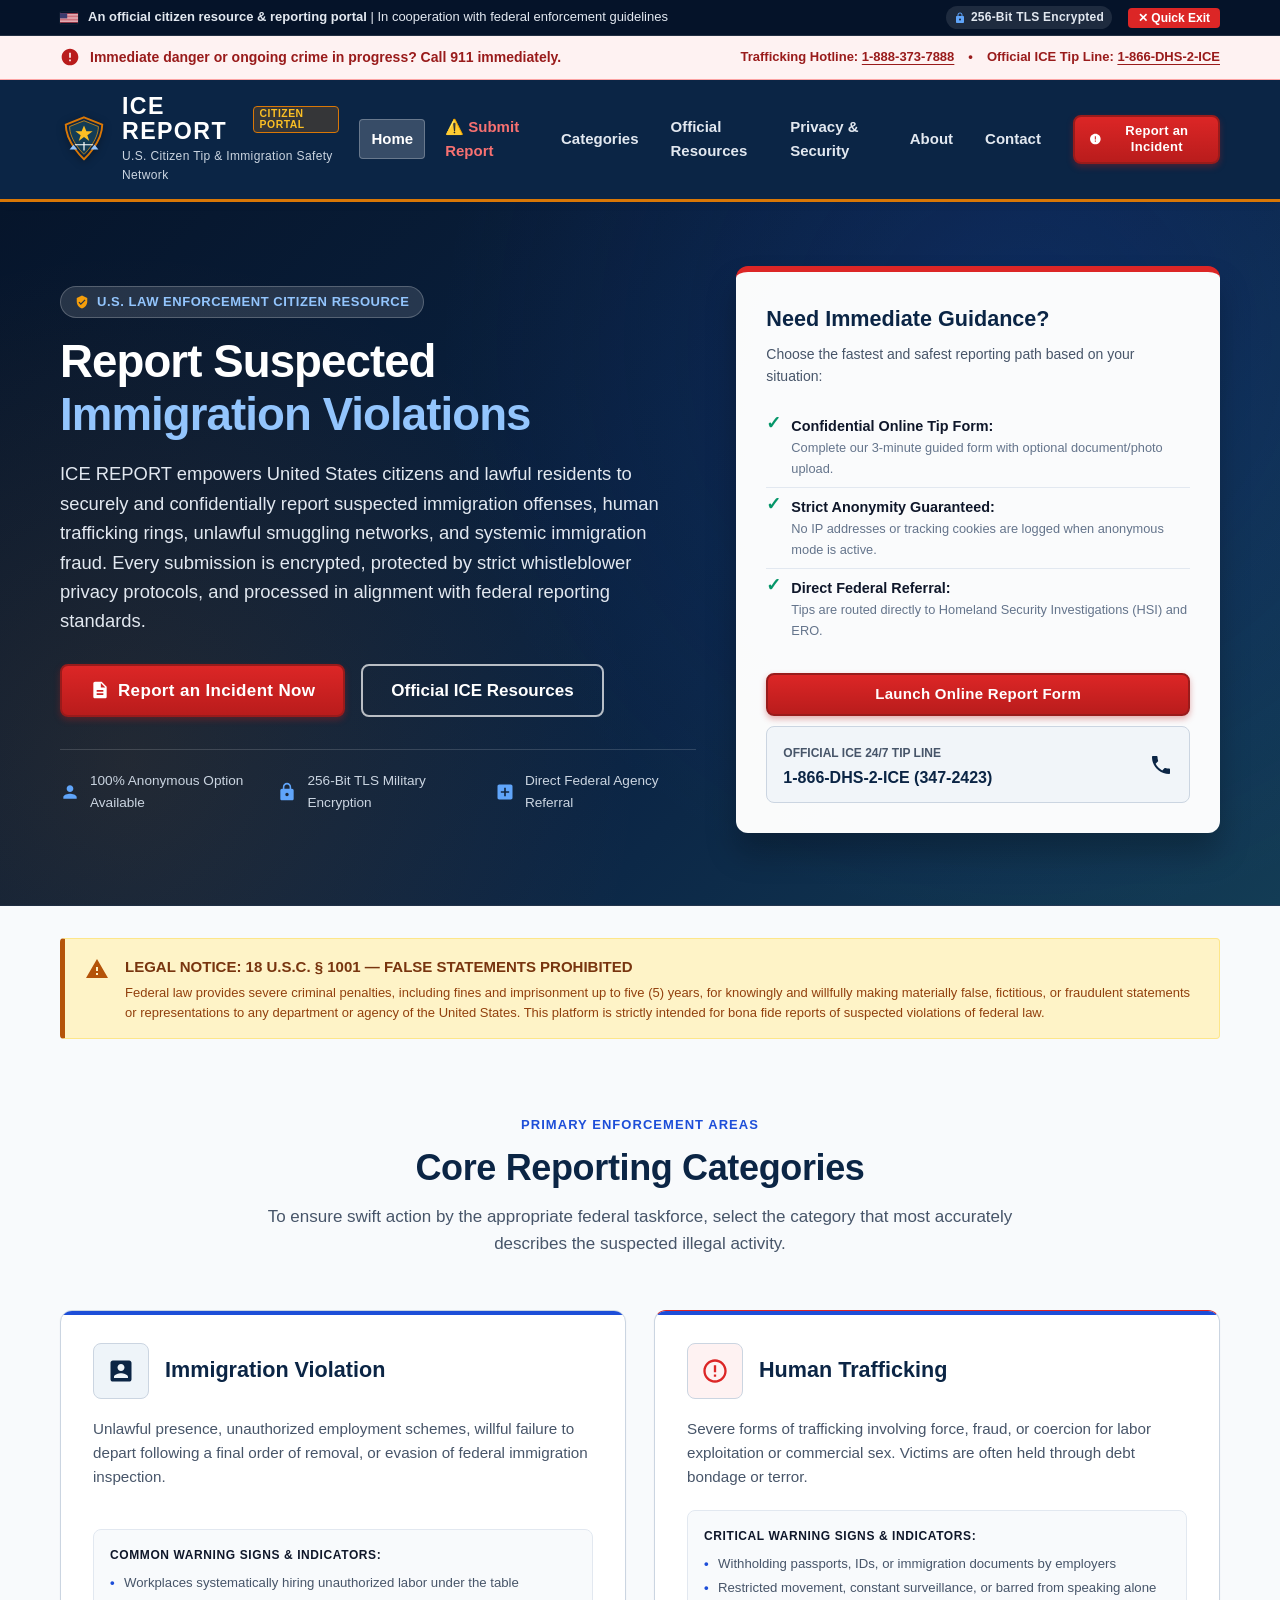
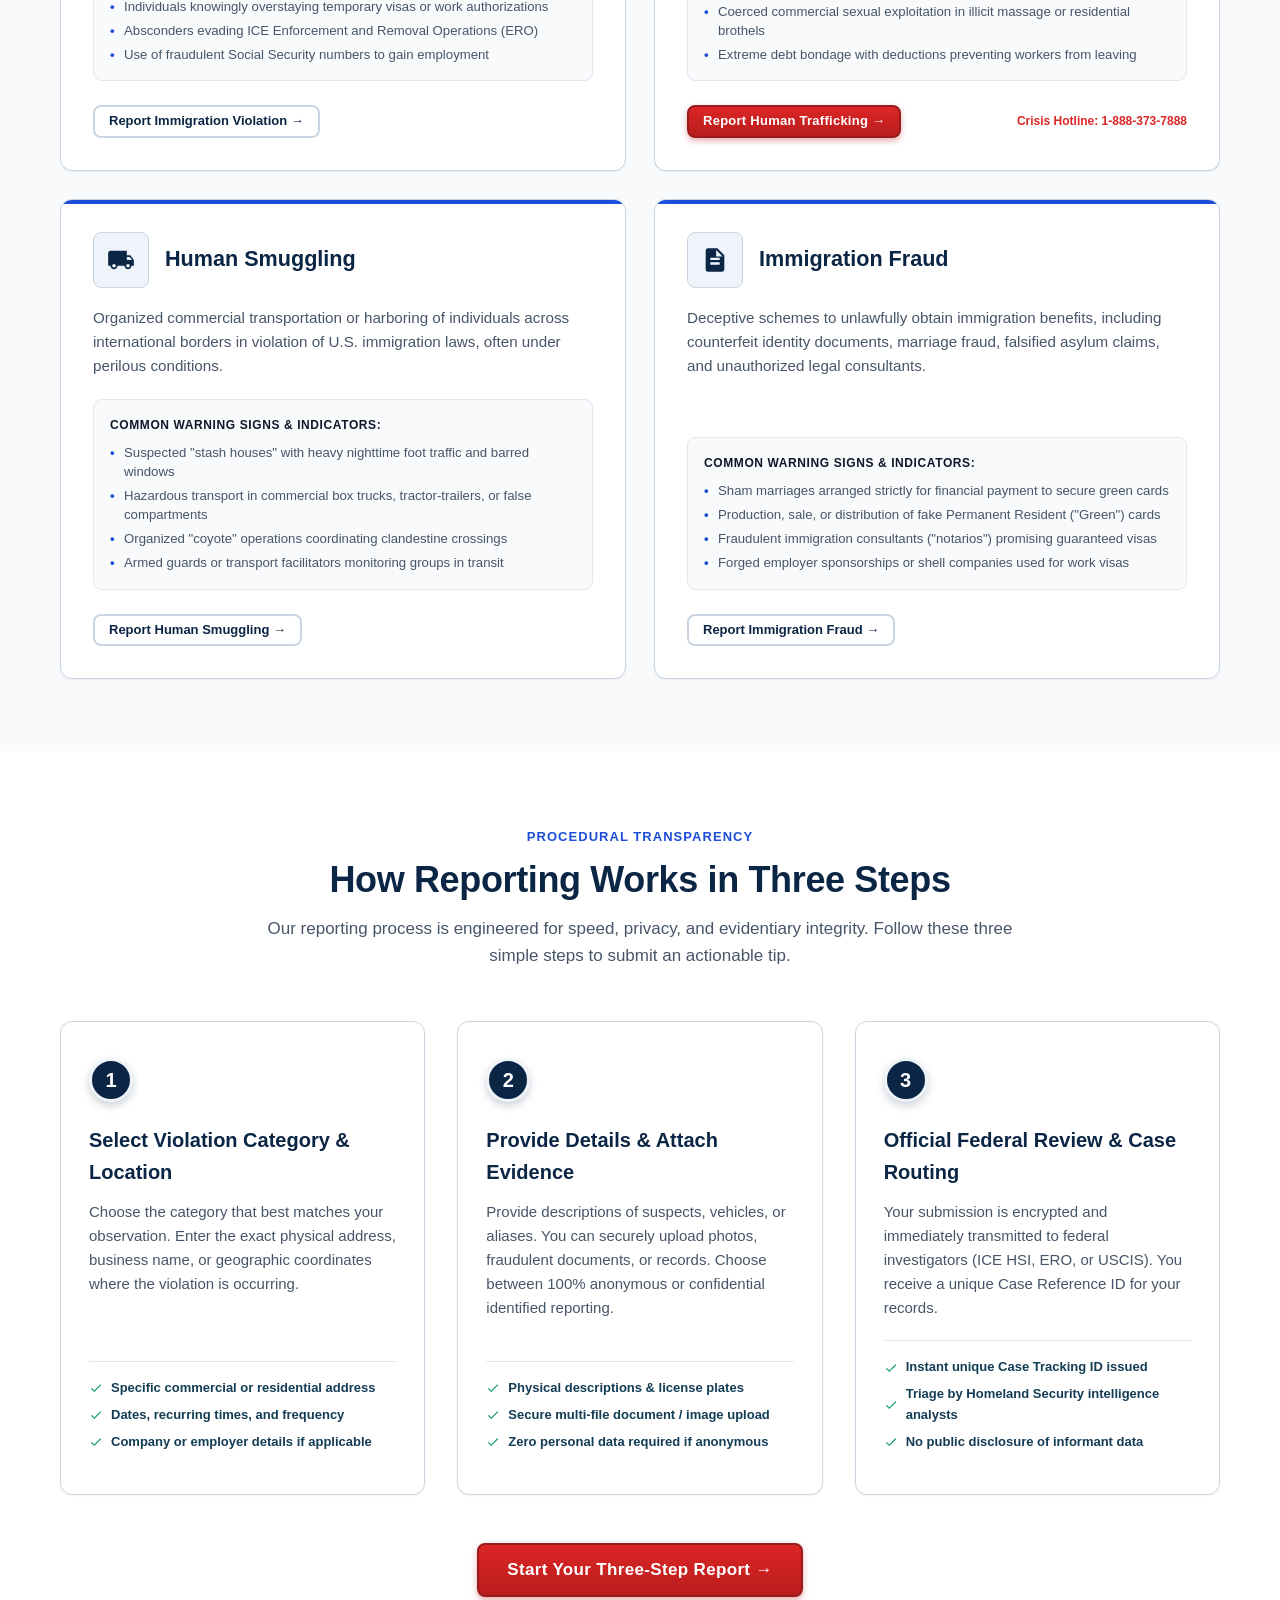
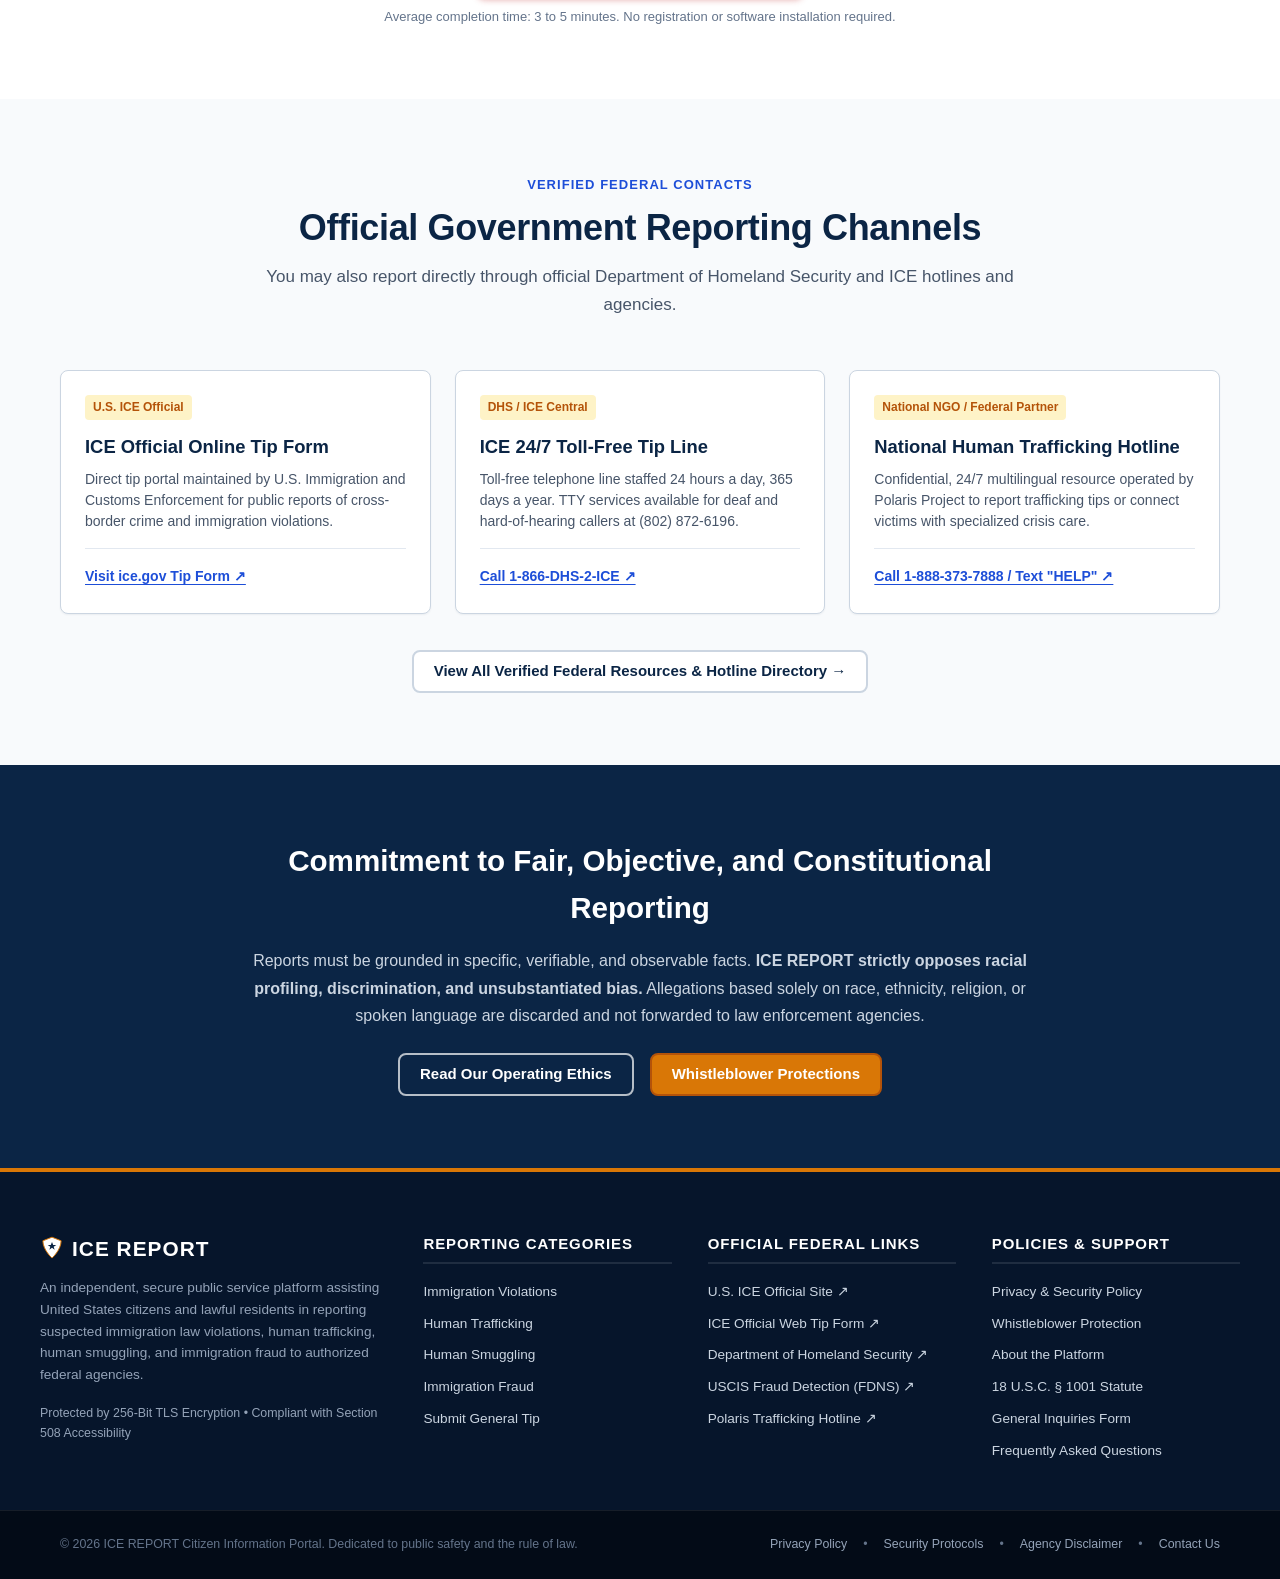
<file: New folder (4)/index.html>
<!DOCTYPE html>
<html lang="en">
<head>
  <meta charset="UTF-8">
  <meta name="viewport" content="width=device-width, initial-scale=1.0">
  <meta name="description" content="ICE REPORT - Official citizen tip portal for United States citizens to report suspected immigration violations, human trafficking, human smuggling, and immigration fraud.">
  <title>ICE REPORT | Report Suspected Immigration Violations</title>
  <link rel="stylesheet" href="style.css">
</head>
<body>

  <!-- Accessible Skip Link -->
  <a href="#main-content" class="skip-link">Skip to main content</a>

  <!-- ================= TOP FEDERAL BANNER ================= -->
  <aside class="usa-banner" aria-label="Official Citizen Resource Banner">
    <div class="container">
      <div class="usa-banner-left">
        <!-- SVG USA Flag Icon -->
        <svg class="usa-flag-icon" viewBox="0 0 7410 3900" aria-hidden="true">
          <rect width="7410" height="3900" fill="#B22234"/>
          <path d="M0,450H7410M0,1050H7410M0,1650H7410M0,2250H7410M0,2850H7410M0,3450H7410" stroke="#FFF" stroke-width="300"/>
          <rect width="2964" height="2100" fill="#3C3B6E"/>
        </svg>
        <span><strong>An official citizen resource & reporting portal</strong> | In cooperation with federal enforcement guidelines</span>
      </div>
      <div class="usa-banner-right">
        <span class="security-badge-pill" title="Protected by 256-bit TLS military-grade encryption">
          <svg viewBox="0 0 24 24"><path d="M18 8h-1V6c0-2.76-2.24-5-5-5S7 3.24 7 6v2H6c-1.1 0-2 .9-2 2v10c0 1.1.9 2 2 2h12c1.1 0 2-.9 2-2V10c0-1.1-.9-2-2-2zm-6 9c-1.1 0-2-.9-2-2s.9-2 2-2 2 .9 2 2-.9 2-2 2zm3.1-9H8.9V6c0-1.71 1.39-3.1 3.1-3.1 1.71 0 3.1 1.39 3.1 3.1v2z"/></svg>
          256-Bit TLS Encrypted
        </span>
        <!-- Safety Quick Exit Button for High-Sensitivity Browsing -->
        <button type="button" class="btn-quick-exit" title="Instantly redirect to weather.gov to protect your privacy">
          ✕ Quick Exit
        </button>
      </div>
    </div>
  </aside>

  <!-- ================= EMERGENCY NOTIFICATION STRIP ================= -->
  <div class="emergency-strip" role="region" aria-label="Emergency Hotlines">
    <div class="container">
      <div class="emergency-strip-content">
        <svg class="emergency-icon" viewBox="0 0 24 24" aria-hidden="true">
          <path d="M12 2C6.48 2 2 6.48 2 12s4.48 10 10 10 10-4.48 10-10S17.52 2 12 2zm1 15h-2v-2h2v2zm0-4h-2V7h2v6z"/>
        </svg>
        <span>Immediate danger or ongoing crime in progress? Call <strong>911</strong> immediately.</span>
      </div>
      <div class="emergency-links">
        <span>Trafficking Hotline: <a href="tel:18883737888">1-888-373-7888</a></span>
        <span>•</span>
        <span>Official ICE Tip Line: <a href="tel:18663472423">1-866-DHS-2-ICE</a></span>
      </div>
    </div>
  </div>

  <!-- ================= SITE HEADER & NAVIGATION ================= -->
  <header class="site-header" role="banner">
    <div class="container header-container">
      <!-- Clean Government Inspired Emblem & Branding -->
      <a href="index.html" class="brand-block" aria-label="ICE REPORT - Homepage">
        <svg class="brand-emblem-svg" viewBox="0 0 100 100" fill="none" aria-hidden="true">
          <!-- Federal Shield Outline -->
          <path d="M50 5 L88 20 C88 58 50 92 50 92 C50 92 12 58 12 20 Z" fill="#0B2545" stroke="#D97706" stroke-width="4"/>
          <!-- Inner Gold Ring -->
          <path d="M50 12 L80 24 C80 54 50 82 50 82 C50 82 20 54 20 24 Z" fill="#133C55" stroke="#F59E0B" stroke-width="1.5"/>
          <!-- Central Eagle / Star Symbol -->
          <polygon points="50,22 55,34 68,34 57,42 61,54 50,46 39,54 43,42 32,34 45,34" fill="#FBBF24"/>
          <!-- Scales of Justice Base -->
          <line x1="32" y1="62" x2="68" y2="62" stroke="#FFFFFF" stroke-width="2.5" stroke-linecap="round"/>
          <line x1="50" y1="56" x2="50" y2="74" stroke="#FFFFFF" stroke-width="2.5"/>
          <path d="M28 62 L36 72 L20 72 Z" fill="#93C5FD"/>
          <path d="M72 62 L80 72 L64 72 Z" fill="#93C5FD"/>
        </svg>
        <div class="brand-typography">
          <div class="brand-main-title">
            ICE REPORT <span class="badge-gov">Citizen Portal</span>
          </div>
          <div class="brand-sub-title">U.S. Citizen Tip & Immigration Safety Network</div>
        </div>
      </a>

      <!-- Mobile Navigation Hamburger Toggle -->
      <button class="mobile-nav-toggle" aria-expanded="false" aria-controls="primary-nav" aria-label="Toggle Navigation Menu">
        <svg viewBox="0 0 24 24"><path d="M3 18h18v-2H3v2zm0-5h18v-2H3v2zm0-7v2h18V6H3z"/></svg>
      </button>

      <!-- Primary Navigation -->
      <nav id="primary-nav" class="main-nav" aria-label="Primary Site Navigation">
        <ul class="nav-menu">
          <li><a href="index.html" class="nav-link active">Home</a></li>
          <li><a href="report.html" class="nav-link" style="color: #F87171;">⚠️ Submit Report</a></li>
          <li><a href="#categories" class="nav-link">Categories</a></li>
          <li><a href="resources.html" class="nav-link">Official Resources</a></li>
          <li><a href="privacy.html" class="nav-link">Privacy &amp; Security</a></li>
          <li><a href="about.html" class="nav-link">About</a></li>
          <li><a href="contact.html" class="nav-link">Contact</a></li>
        </ul>
      </nav>

      <!-- Prominent Header Action Button -->
      <div class="nav-actions">
        <a href="report.html" class="btn btn-report btn-sm">
          <svg width="16" height="16" viewBox="0 0 24 24" fill="currentColor" aria-hidden="true"><path d="M12 2C6.48 2 2 6.48 2 12s4.48 10 10 10 10-4.48 10-10S17.52 2 12 2zm1 15h-2v-2h2v2zm0-4h-2V7h2v6z"/></svg>
          Report an Incident
        </a>
      </div>
    </div>
  </header>

  <main id="main-content">
    <!-- ================= HERO SECTION ================= -->
    <section class="hero-section" aria-labelledby="hero-heading">
      <div class="container hero-grid">
        <div class="hero-text-content">
          <div class="hero-badge-tag">
            <svg viewBox="0 0 24 24"><path d="M12 1L3 5v6c0 5.55 3.84 10.74 9 12 5.16-1.26 9-6.45 9-12V5l-9-4zm-2 16l-4-4 1.41-1.41L10 14.17l6.59-6.59L18 9l-8 8z"/></svg>
            U.S. Law Enforcement Citizen Resource
          </div>
          <!-- Exact requested headline -->
          <h1 id="hero-heading" class="hero-headline">
            Report Suspected <span class="highlight">Immigration Violations</span>
          </h1>
          <!-- Short introduction explaining the platform -->
          <p class="hero-intro">
            ICE REPORT empowers United States citizens and lawful residents to securely and confidentially report suspected immigration offenses, human trafficking rings, unlawful smuggling networks, and systemic immigration fraud. Every submission is encrypted, protected by strict whistleblower privacy protocols, and processed in alignment with federal reporting standards.
          </p>

          <!-- Prominent Report Option Buttons -->
          <div class="hero-cta-group">
            <a href="report.html" class="btn btn-report btn-lg" id="primary-report-btn">
              <svg width="20" height="20" viewBox="0 0 24 24" fill="currentColor" aria-hidden="true"><path d="M14 2H6c-1.1 0-1.99.9-1.99 2L4 20c0 1.1.89 2 1.99 2H18c1.1 0 2-.9 2-2V8l-6-6zm2 16H8v-2h8v2zm0-4H8v-2h8v2zm-3-5V3.5L18.5 9H13z"/></svg>
              Report an Incident Now
            </a>
            <a href="resources.html" class="btn btn-outline-white btn-lg">
              Official ICE Resources
            </a>
          </div>

          <!-- Trust & Privacy Indicators -->
          <div class="hero-assurances">
            <div class="assurance-item">
              <svg class="assurance-icon" viewBox="0 0 24 24"><path d="M12 12c2.21 0 4-1.79 4-4s-1.79-4-4-4-4 1.79-4 4 1.79 4 4 4zm0 2c-2.67 0-8 1.34-8 4v2h16v-2c0-2.66-5.33-4-8-4z"/></svg>
              <span>100% Anonymous Option Available</span>
            </div>
            <div class="assurance-item">
              <svg class="assurance-icon" viewBox="0 0 24 24"><path d="M18 8h-1V6c0-2.76-2.24-5-5-5S7 3.24 7 6v2H6c-1.1 0-2 .9-2 2v10c0 1.1.9 2 2 2h12c1.1 0 2-.9 2-2V10c0-1.1-.9-2-2-2zm-6 9c-1.1 0-2-.9-2-2s.9-2 2-2 2 .9 2 2-.9 2-2 2zm3.1-9H8.9V6c0-1.71 1.39-3.1 3.1-3.1 1.71 0 3.1 1.39 3.1 3.1v2z"/></svg>
              <span>256-Bit TLS Military Encryption</span>
            </div>
            <div class="assurance-item">
              <svg class="assurance-icon" viewBox="0 0 24 24"><path d="M19 3H5c-1.1 0-2 .9-2 2v14c0 1.1.9 2 2 2h14c1.1 0 2-.9 2-2V5c0-1.1-.9-2-2-2zm-2 10h-4v4h-2v-4H7v-2h4V7h2v4h4v2z"/></svg>
              <span>Direct Federal Agency Referral</span>
            </div>
          </div>
        </div>

        <!-- Right Column: Interactive Fast Action Card -->
        <div class="hero-action-card">
          <div class="action-card-header">
            <h2>Need Immediate Guidance?</h2>
            <p>Choose the fastest and safest reporting path based on your situation:</p>
          </div>
          <ul class="action-card-features">
            <li>
              <span class="check-green">✓</span>
              <div>
                <strong>Confidential Online Tip Form:</strong>
                <p style="font-size: 0.8rem; color: #64748B;">Complete our 3-minute guided form with optional document/photo upload.</p>
              </div>
            </li>
            <li>
              <span class="check-green">✓</span>
              <div>
                <strong>Strict Anonymity Guaranteed:</strong>
                <p style="font-size: 0.8rem; color: #64748B;">No IP addresses or tracking cookies are logged when anonymous mode is active.</p>
              </div>
            </li>
            <li>
              <span class="check-green">✓</span>
              <div>
                <strong>Direct Federal Referral:</strong>
                <p style="font-size: 0.8rem; color: #64748B;">Tips are routed directly to Homeland Security Investigations (HSI) and ERO.</p>
              </div>
            </li>
          </ul>

          <div class="action-card-footer">
            <a href="report.html" class="btn btn-report" style="width: 100%;">
              Launch Online Report Form
            </a>
            <a href="tel:18663472423" class="action-card-phone">
              <div>
                <span class="phone-label">Official ICE 24/7 Tip Line</span>
                <div class="phone-number">1-866-DHS-2-ICE (347-2423)</div>
              </div>
              <svg width="24" height="24" viewBox="0 0 24 24" fill="#0B2545"><path d="M6.62 10.79c1.44 2.83 3.76 5.14 6.59 6.59l2.2-2.2c.27-.27.67-.36 1.02-.24 1.12.37 2.33.57 3.57.57.55 0 1 .45 1 1V20c0 .55-.45 1-1 1-9.39 0-17-7.61-17-17 0-.55.45-1 1-1h3.5c.55 0 1 .45 1 1 0 1.25.2 2.45.57 3.57.11.35.03.74-.25 1.02l-2.2 2.2z"/></svg>
            </a>
          </div>
        </div>
      </div>
    </section>

    <!-- ================= OFFICIAL FEDERAL STATUTE NOTICE ================= -->
    <section class="container" aria-label="Legal Warning Notice">
      <div class="statute-banner">
        <svg class="statute-icon" viewBox="0 0 24 24" aria-hidden="true">
          <path d="M1 21h22L12 2 1 21zm12-3h-2v-2h2v2zm0-4h-2v-4h2v4z"/>
        </svg>
        <div class="statute-text">
          <h4>LEGAL NOTICE: 18 U.S.C. § 1001 — FALSE STATEMENTS PROHIBITED</h4>
          <p>
            Federal law provides severe criminal penalties, including fines and imprisonment up to five (5) years, for knowingly and willfully making materially false, fictitious, or fraudulent statements or representations to any department or agency of the United States. This platform is strictly intended for bona fide reports of suspected violations of federal law.
          </p>
        </div>
      </div>
    </section>

    <!-- ================= REPORTING CATEGORIES SECTION ================= -->
    <section id="categories" class="section section-light" aria-labelledby="categories-heading">
      <div class="container">
        <div class="section-header">
          <span class="section-eyebrow">Primary Enforcement Areas</span>
          <h2 id="categories-heading" class="section-title">Core Reporting Categories</h2>
          <p class="section-desc">
            To ensure swift action by the appropriate federal taskforce, select the category that most accurately describes the suspected illegal activity.
          </p>
        </div>

        <div class="categories-grid">
          <!-- Category 1: Immigration Violation -->
          <article class="category-card" aria-labelledby="cat-1-title">
            <div class="category-header">
              <div class="category-icon-box" aria-hidden="true">
                <!-- ID Card / Visa Violation Icon -->
                <svg viewBox="0 0 24 24"><path d="M19 3H5c-1.11 0-2 .9-2 2v14c0 1.1.89 2 2 2h14c1.1 0 2-.9 2-2V5c0-1.1-.89-2-2-2zm-7 3c1.66 0 3 1.34 3 3s-1.34 3-3 3-3-1.34-3-3 1.34-3 3-3zm6 12H6v-1c0-2 4-3.1 6-3.1s6 1.1 6 3.1v1z"/></svg>
              </div>
              <h3 id="cat-1-title" class="category-title">Immigration Violation</h3>
            </div>
            <p class="category-description">
              Unlawful presence, unauthorized employment schemes, willful failure to depart following a final order of removal, or evasion of federal immigration inspection.
            </p>
            <div class="category-indicators">
              <span class="indicators-label">Common Warning Signs &amp; Indicators:</span>
              <ul class="indicators-list">
                <li>Workplaces systematically hiring unauthorized labor under the table</li>
                <li>Individuals knowingly overstaying temporary visas or work authorizations</li>
                <li>Absconders evading ICE Enforcement and Removal Operations (ERO)</li>
                <li>Use of fraudulent Social Security numbers to gain employment</li>
              </ul>
            </div>
            <div class="category-card-action">
              <a href="report.html?category=immigration-violation" class="btn btn-secondary btn-sm">
                Report Immigration Violation &rarr;
              </a>
            </div>
          </article>

          <!-- Category 2: Human Trafficking -->
          <article class="category-card" aria-labelledby="cat-2-title" style="border-top-color: #DC2626;">
            <div class="category-header">
              <div class="category-icon-box" style="color: #DC2626; background: #FEF2F2;" aria-hidden="true">
                <!-- Broken Handcuff / Human Protection Icon -->
                <svg viewBox="0 0 24 24"><path d="M12 2C6.48 2 2 6.48 2 12s4.48 10 10 10 10-4.48 10-10S17.52 2 12 2zm0 18c-4.41 0-8-3.59-8-8s3.59-8 8-8 8 3.59 8 8-3.59 8-8 8zm-1-13h2v6h-2zm0 8h2v2h-2z"/></svg>
              </div>
              <h3 id="cat-2-title" class="category-title">Human Trafficking</h3>
            </div>
            <p class="category-description">
              Severe forms of trafficking involving force, fraud, or coercion for labor exploitation or commercial sex. Victims are often held through debt bondage or terror.
            </p>
            <div class="category-indicators">
              <span class="indicators-label">Critical Warning Signs &amp; Indicators:</span>
              <ul class="indicators-list">
                <li>Withholding passports, IDs, or immigration documents by employers</li>
                <li>Restricted movement, constant surveillance, or barred from speaking alone</li>
                <li>Coerced commercial sexual exploitation in illicit massage or residential brothels</li>
                <li>Extreme debt bondage with deductions preventing workers from leaving</li>
              </ul>
            </div>
            <div class="category-card-action">
              <a href="report.html?category=human-trafficking" class="btn btn-report btn-sm">
                Report Human Trafficking &rarr;
              </a>
              <span style="font-size: 0.75rem; color: #DC2626; font-weight: 700;">Crisis Hotline: 1-888-373-7888</span>
            </div>
          </article>

          <!-- Category 3: Human Smuggling -->
          <article class="category-card" aria-labelledby="cat-3-title">
            <div class="category-header">
              <div class="category-icon-box" aria-hidden="true">
                <!-- Cargo Transport / Smuggling Network Icon -->
                <svg viewBox="0 0 24 24"><path d="M20 8h-3V4H3c-1.1 0-2 .9-2 2v11h2c0 1.66 1.34 3 3 3s3-1.34 3-3h6c0 1.66 1.34 3 3 3s3-1.34 3-3h2v-5l-3-4zM6 18.5c-.83 0-1.5-.67-1.5-1.5s.67-1.5 1.5-1.5 1.5.67 1.5 1.5-.67 1.5-1.5 1.5zm13.5-9l1.96 2.5H17V9.5h2.5zm-1.5 9c-.83 0-1.5-.67-1.5-1.5s.67-1.5 1.5-1.5 1.5.67 1.5 1.5-.67 1.5-1.5 1.5z"/></svg>
              </div>
              <h3 id="cat-3-title" class="category-title">Human Smuggling</h3>
            </div>
            <p class="category-description">
              Organized commercial transportation or harboring of individuals across international borders in violation of U.S. immigration laws, often under perilous conditions.
            </p>
            <div class="category-indicators">
              <span class="indicators-label">Common Warning Signs &amp; Indicators:</span>
              <ul class="indicators-list">
                <li>Suspected "stash houses" with heavy nighttime foot traffic and barred windows</li>
                <li>Hazardous transport in commercial box trucks, tractor-trailers, or false compartments</li>
                <li>Organized "coyote" operations coordinating clandestine crossings</li>
                <li>Armed guards or transport facilitators monitoring groups in transit</li>
              </ul>
            </div>
            <div class="category-card-action">
              <a href="report.html?category=human-smuggling" class="btn btn-secondary btn-sm">
                Report Human Smuggling &rarr;
              </a>
            </div>
          </article>

          <!-- Category 4: Immigration Fraud -->
          <article class="category-card" aria-labelledby="cat-4-title">
            <div class="category-header">
              <div class="category-icon-box" aria-hidden="true">
                <!-- Stamp / Document Seal Fraud Icon -->
                <svg viewBox="0 0 24 24"><path d="M14 2H6c-1.1 0-1.99.9-1.99 2L4 20c0 1.1.89 2 1.99 2H18c1.1 0 2-.9 2-2V8l-6-6zm2 14H8v-2h8v2zm0-4H8v-2h8v2zm-3-5V3.5L18.5 9H13z"/></svg>
              </div>
              <h3 id="cat-4-title" class="category-title">Immigration Fraud</h3>
            </div>
            <p class="category-description">
              Deceptive schemes to unlawfully obtain immigration benefits, including counterfeit identity documents, marriage fraud, falsified asylum claims, and unauthorized legal consultants.
            </p>
            <div class="category-indicators">
              <span class="indicators-label">Common Warning Signs &amp; Indicators:</span>
              <ul class="indicators-list">
                <li>Sham marriages arranged strictly for financial payment to secure green cards</li>
                <li>Production, sale, or distribution of fake Permanent Resident ("Green") cards</li>
                <li>Fraudulent immigration consultants ("notarios") promising guaranteed visas</li>
                <li>Forged employer sponsorships or shell companies used for work visas</li>
              </ul>
            </div>
            <div class="category-card-action">
              <a href="report.html?category=immigration-fraud" class="btn btn-secondary btn-sm">
                Report Immigration Fraud &rarr;
              </a>
            </div>
          </article>
        </div>
      </div>
    </section>

    <!-- ================= THREE-STEP GUIDE EXPLAINING HOW REPORTING WORKS ================= -->
    <section class="section section-white" aria-labelledby="how-it-works-heading">
      <div class="container">
        <div class="section-header">
          <span class="section-eyebrow">Procedural Transparency</span>
          <h2 id="how-it-works-heading" class="section-title">How Reporting Works in Three Steps</h2>
          <p class="section-desc">
            Our reporting process is engineered for speed, privacy, and evidentiary integrity. Follow these three simple steps to submit an actionable tip.
          </p>
        </div>

        <div class="steps-container">
          <!-- Step 1 -->
          <article class="step-card">
            <div class="step-number-badge">1</div>
            <h3 class="step-title">Select Violation Category &amp; Location</h3>
            <p class="step-description">
              Choose the category that best matches your observation. Enter the exact physical address, business name, or geographic coordinates where the violation is occurring.
            </p>
            <ul class="step-details-list">
              <li>
                <svg viewBox="0 0 24 24"><path d="M9 16.17L4.83 12l-1.42 1.41L9 19 21 7l-1.41-1.41z"/></svg>
                Specific commercial or residential address
              </li>
              <li>
                <svg viewBox="0 0 24 24"><path d="M9 16.17L4.83 12l-1.42 1.41L9 19 21 7l-1.41-1.41z"/></svg>
                Dates, recurring times, and frequency
              </li>
              <li>
                <svg viewBox="0 0 24 24"><path d="M9 16.17L4.83 12l-1.42 1.41L9 19 21 7l-1.41-1.41z"/></svg>
                Company or employer details if applicable
              </li>
            </ul>
          </article>

          <!-- Step 2 -->
          <article class="step-card">
            <div class="step-number-badge">2</div>
            <h3 class="step-title">Provide Details &amp; Attach Evidence</h3>
            <p class="step-description">
              Provide descriptions of suspects, vehicles, or aliases. You can securely upload photos, fraudulent documents, or records. Choose between 100% anonymous or confidential identified reporting.
            </p>
            <ul class="step-details-list">
              <li>
                <svg viewBox="0 0 24 24"><path d="M9 16.17L4.83 12l-1.42 1.41L9 19 21 7l-1.41-1.41z"/></svg>
                Physical descriptions &amp; license plates
              </li>
              <li>
                <svg viewBox="0 0 24 24"><path d="M9 16.17L4.83 12l-1.42 1.41L9 19 21 7l-1.41-1.41z"/></svg>
                Secure multi-file document / image upload
              </li>
              <li>
                <svg viewBox="0 0 24 24"><path d="M9 16.17L4.83 12l-1.42 1.41L9 19 21 7l-1.41-1.41z"/></svg>
                Zero personal data required if anonymous
              </li>
            </ul>
          </article>

          <!-- Step 3 -->
          <article class="step-card">
            <div class="step-number-badge">3</div>
            <h3 class="step-title">Official Federal Review &amp; Case Routing</h3>
            <p class="step-description">
              Your submission is encrypted and immediately transmitted to federal investigators (ICE HSI, ERO, or USCIS). You receive a unique Case Reference ID for your records.
            </p>
            <ul class="step-details-list">
              <li>
                <svg viewBox="0 0 24 24"><path d="M9 16.17L4.83 12l-1.42 1.41L9 19 21 7l-1.41-1.41z"/></svg>
                Instant unique Case Tracking ID issued
              </li>
              <li>
                <svg viewBox="0 0 24 24"><path d="M9 16.17L4.83 12l-1.42 1.41L9 19 21 7l-1.41-1.41z"/></svg>
                Triage by Homeland Security intelligence analysts
              </li>
              <li>
                <svg viewBox="0 0 24 24"><path d="M9 16.17L4.83 12l-1.42 1.41L9 19 21 7l-1.41-1.41z"/></svg>
                No public disclosure of informant data
              </li>
            </ul>
          </article>
        </div>

        <!-- Central Start Button in Guide -->
        <div class="text-center" style="margin-top: 48px;">
          <a href="report.html" class="btn btn-report btn-lg">
            Start Your Three-Step Report &rarr;
          </a>
          <p style="margin-top: 10px; font-size: 0.8125rem; color: #64748B;">
            Average completion time: 3 to 5 minutes. No registration or software installation required.
          </p>
        </div>
      </div>
    </section>

    <!-- ================= VERIFIED OFFICIAL ICE REPORTING RESOURCES PREVIEW ================= -->
    <section class="section section-light" aria-labelledby="resources-heading">
      <div class="container">
        <div class="section-header">
          <span class="section-eyebrow">Verified Federal Contacts</span>
          <h2 id="resources-heading" class="section-title">Official Government Reporting Channels</h2>
          <p class="section-desc">
            You may also report directly through official Department of Homeland Security and ICE hotlines and agencies.
          </p>
        </div>

        <div class="resources-grid">
          <!-- Resource 1 -->
          <article class="resource-card">
            <span class="resource-agency-tag">U.S. ICE Official</span>
            <h3 class="resource-name">ICE Official Online Tip Form</h3>
            <p class="resource-desc">
              Direct tip portal maintained by U.S. Immigration and Customs Enforcement for public reports of cross-border crime and immigration violations.
            </p>
            <div class="resource-link-box">
              <a href="https://www.ice.gov/webform/ice-tip-form" target="_blank" rel="noopener noreferrer">
                Visit ice.gov Tip Form &nearr;
              </a>
            </div>
          </article>

          <!-- Resource 2 -->
          <article class="resource-card">
            <span class="resource-agency-tag">DHS / ICE Central</span>
            <h3 class="resource-name">ICE 24/7 Toll-Free Tip Line</h3>
            <p class="resource-desc">
              Toll-free telephone line staffed 24 hours a day, 365 days a year. TTY services available for deaf and hard-of-hearing callers at (802) 872-6196.
            </p>
            <div class="resource-link-box">
              <a href="tel:18663472423">
                Call 1-866-DHS-2-ICE &nearr;
              </a>
            </div>
          </article>

          <!-- Resource 3 -->
          <article class="resource-card">
            <span class="resource-agency-tag">National NGO / Federal Partner</span>
            <h3 class="resource-name">National Human Trafficking Hotline</h3>
            <p class="resource-desc">
              Confidential, 24/7 multilingual resource operated by Polaris Project to report trafficking tips or connect victims with specialized crisis care.
            </p>
            <div class="resource-link-box">
              <a href="tel:18883737888">
                Call 1-888-373-7888 / Text "HELP" &nearr;
              </a>
            </div>
          </article>
        </div>

        <div class="text-center" style="margin-top: 36px;">
          <a href="resources.html" class="btn btn-secondary">
            View All Verified Federal Resources &amp; Hotline Directory &rarr;
          </a>
        </div>
      </div>
    </section>

    <!-- ================= CITIZEN INTEGRITY & FAIR REPORTING CALLOUT ================= -->
    <section class="section section-navy" aria-label="Civil Rights and Guidelines">
      <div class="container">
        <div style="max-width: 820px; margin: 0 auto; text-align: center;">
          <h2 style="font-size: 1.85rem; font-weight: 800; margin-bottom: 16px;">
            Commitment to Fair, Objective, and Constitutional Reporting
          </h2>
          <p style="font-size: 1rem; color: #CBD5E1; line-height: 1.7; margin-bottom: 24px;">
            Reports must be grounded in specific, verifiable, and observable facts. <strong>ICE REPORT strictly opposes racial profiling, discrimination, and unsubstantiated bias.</strong> Allegations based solely on race, ethnicity, religion, or spoken language are discarded and not forwarded to law enforcement agencies.
          </p>
          <div style="display: flex; justify-content: center; gap: 16px; flex-wrap: wrap;">
            <a href="about.html" class="btn btn-outline-white">Read Our Operating Ethics</a>
            <a href="privacy.html" class="btn btn-accent">Whistleblower Protections</a>
          </div>
        </div>
      </div>
    </section>
  </main>

  <!-- ================= PROFESSIONAL FOOTER ================= -->
  <footer class="site-footer" role="contentinfo">
    <div class="container footer-top">
      <div class="footer-grid">
        <!-- Col 1: Brand & Mission -->
        <div class="footer-brand">
          <h3>
            <svg width="24" height="24" viewBox="0 0 100 100" fill="none" aria-hidden="true">
              <path d="M50 5 L88 20 C88 58 50 92 50 92 C50 92 12 58 12 20 Z" fill="#FFFFFF" stroke="#D97706" stroke-width="4"/>
              <polygon points="50,25 55,37 68,37 57,45 61,57 50,49 39,57 43,45 32,37 45,37" fill="#0B2545"/>
            </svg>
            ICE REPORT
          </h3>
          <p>
            An independent, secure public service platform assisting United States citizens and lawful residents in reporting suspected immigration law violations, human trafficking, human smuggling, and immigration fraud to authorized federal agencies.
          </p>
          <div style="font-size: 0.775rem; color: #94A3B8;">
            Protected by 256-Bit TLS Encryption • Compliant with Section 508 Accessibility
          </div>
        </div>

        <!-- Col 2: Core Reporting Navigation -->
        <div class="footer-col">
          <h4>Reporting Categories</h4>
          <ul class="footer-links">
            <li><a href="report.html?category=immigration-violation">Immigration Violations</a></li>
            <li><a href="report.html?category=human-trafficking">Human Trafficking</a></li>
            <li><a href="report.html?category=human-smuggling">Human Smuggling</a></li>
            <li><a href="report.html?category=immigration-fraud">Immigration Fraud</a></li>
            <li><a href="report.html">Submit General Tip</a></li>
          </ul>
        </div>

        <!-- Col 3: Official Verification -->
        <div class="footer-col">
          <h4>Official Federal Links</h4>
          <ul class="footer-links">
            <li><a href="https://www.ice.gov" target="_blank" rel="noopener noreferrer">U.S. ICE Official Site &nearr;</a></li>
            <li><a href="https://www.ice.gov/webform/ice-tip-form" target="_blank" rel="noopener noreferrer">ICE Official Web Tip Form &nearr;</a></li>
            <li><a href="https://www.dhs.gov" target="_blank" rel="noopener noreferrer">Department of Homeland Security &nearr;</a></li>
            <li><a href="https://www.uscis.gov" target="_blank" rel="noopener noreferrer">USCIS Fraud Detection (FDNS) &nearr;</a></li>
            <li><a href="https://humantraffickinghotline.org" target="_blank" rel="noopener noreferrer">Polaris Trafficking Hotline &nearr;</a></li>
          </ul>
        </div>

        <!-- Col 4: Platform Information & Legal -->
        <div class="footer-col">
          <h4>Policies &amp; Support</h4>
          <ul class="footer-links">
            <li><a href="privacy.html">Privacy &amp; Security Policy</a></li>
            <li><a href="privacy.html#anonymity">Whistleblower Protection</a></li>
            <li><a href="about.html">About the Platform</a></li>
            <li><a href="about.html#legal-statute">18 U.S.C. § 1001 Statute</a></li>
            <li><a href="contact.html">General Inquiries Form</a></li>
            <li><a href="contact.html#faq">Frequently Asked Questions</a></li>
          </ul>
        </div>
      </div>
    </div>

    <!-- Bottom Copyright & Legal Strip -->
    <div class="footer-bottom">
      <div class="container">
        <div>
          &copy; 2026 ICE REPORT Citizen Information Portal. Dedicated to public safety and the rule of law.
        </div>
        <div class="footer-legal-row">
          <a href="privacy.html">Privacy Policy</a>
          <span>•</span>
          <a href="privacy.html#security">Security Protocols</a>
          <span>•</span>
          <a href="about.html#disclaimer">Agency Disclaimer</a>
          <span>•</span>
          <a href="contact.html">Contact Us</a>
        </div>
      </div>
    </div>
  </footer>

  <!-- Scripts -->
  <script src="script.js"></script>
</body>
</html>
</file>
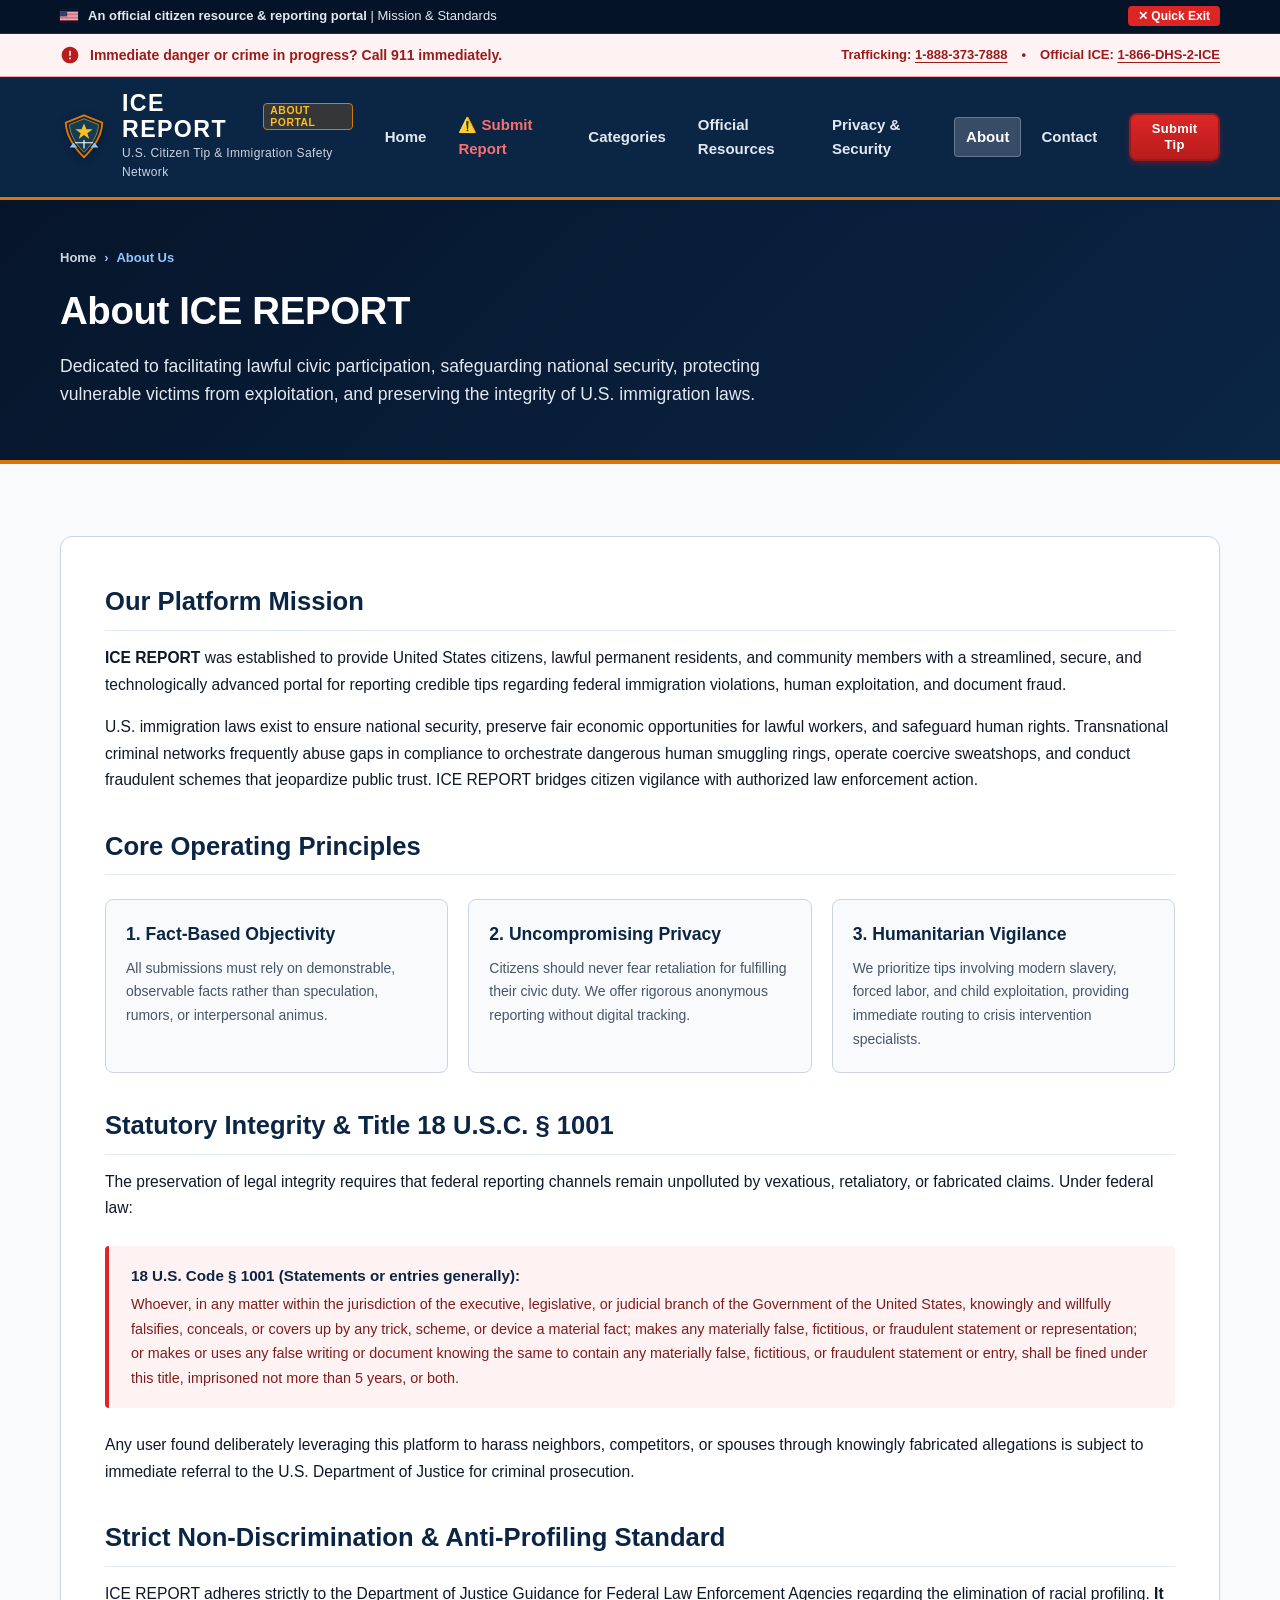
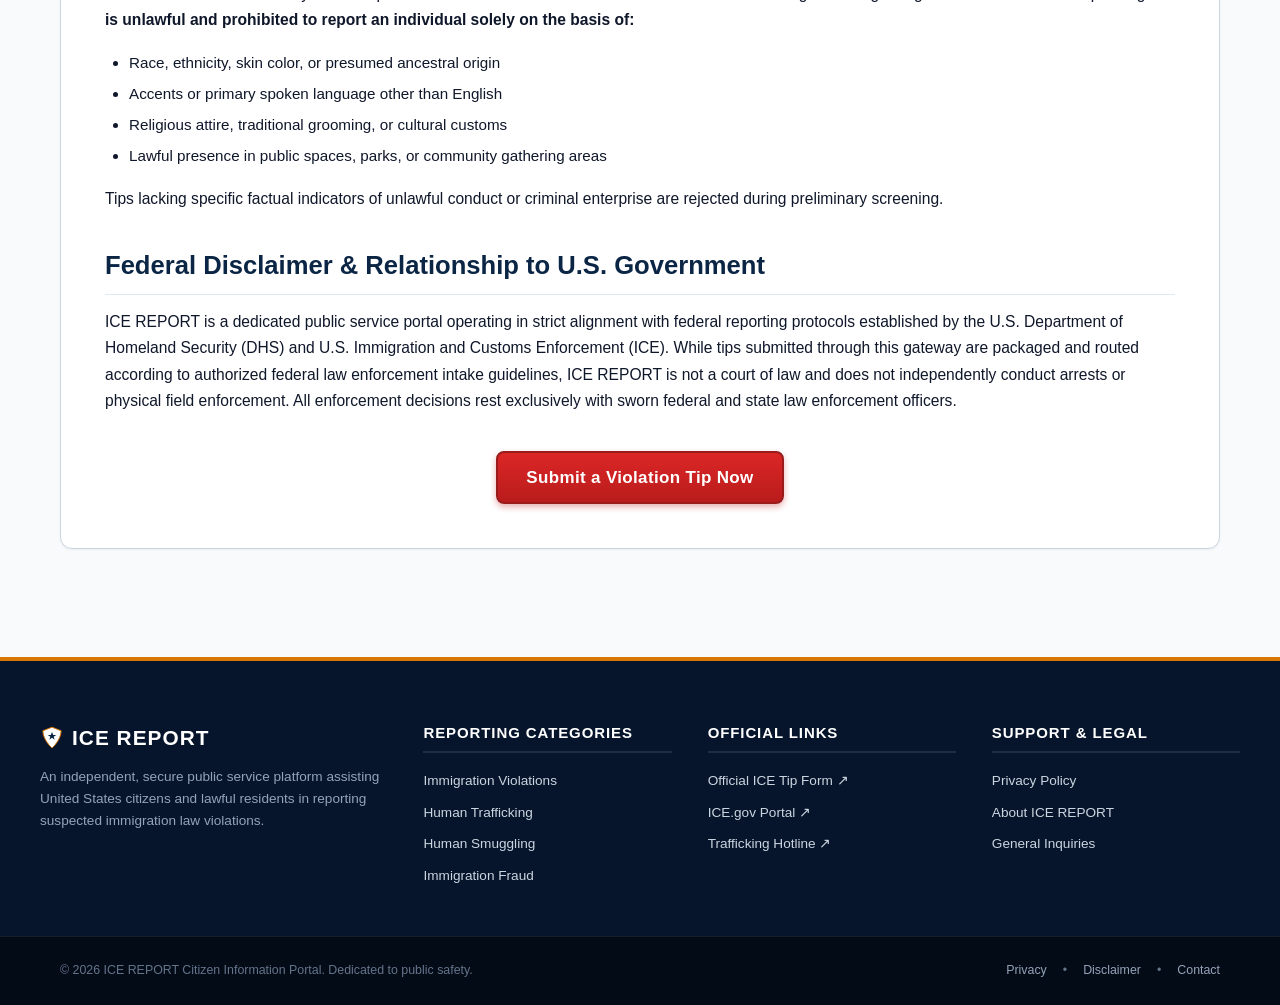
<file: New folder (4)/about.html>
<!DOCTYPE html>
<html lang="en">
<head>
  <meta charset="UTF-8">
  <meta name="viewport" content="width=device-width, initial-scale=1.0">
  <meta name="description" content="About ICE REPORT - Mission, operational principles, statutory standards, and civic integrity guidelines for reporting immigration violations.">
  <title>About ICE REPORT | Mission, Integrity & Standards</title>
  <link rel="stylesheet" href="style.css">
</head>
<body>

  <a href="#main-content" class="skip-link">Skip to main content</a>

  <!-- TOP BANNER -->
  <aside class="usa-banner" aria-label="Official Citizen Resource Banner">
    <div class="container">
      <div class="usa-banner-left">
        <svg class="usa-flag-icon" viewBox="0 0 7410 3900" aria-hidden="true">
          <rect width="7410" height="3900" fill="#B22234"/>
          <path d="M0,450H7410M0,1050H7410M0,1650H7410M0,2250H7410M0,2850H7410M0,3450H7410" stroke="#FFF" stroke-width="300"/>
          <rect width="2964" height="2100" fill="#3C3B6E"/>
        </svg>
        <span><strong>An official citizen resource & reporting portal</strong> | Mission & Standards</span>
      </div>
      <div class="usa-banner-right">
        <button type="button" class="btn-quick-exit" title="Instantly redirect to weather.gov to protect your privacy">
          ✕ Quick Exit
        </button>
      </div>
    </div>
  </aside>

  <!-- EMERGENCY NOTIFICATION STRIP -->
  <div class="emergency-strip" role="region" aria-label="Emergency Hotlines">
    <div class="container">
      <div class="emergency-strip-content">
        <svg class="emergency-icon" viewBox="0 0 24 24" aria-hidden="true">
          <path d="M12 2C6.48 2 2 6.48 2 12s4.48 10 10 10 10-4.48 10-10S17.52 2 12 2zm1 15h-2v-2h2v2zm0-4h-2V7h2v6z"/>
        </svg>
        <span>Immediate danger or crime in progress? Call <strong>911</strong> immediately.</span>
      </div>
      <div class="emergency-links">
        <span>Trafficking: <a href="tel:18883737888">1-888-373-7888</a></span>
        <span>•</span>
        <span>Official ICE: <a href="tel:18663472423">1-866-DHS-2-ICE</a></span>
      </div>
    </div>
  </div>

  <!-- SITE HEADER -->
  <header class="site-header" role="banner">
    <div class="container header-container">
      <a href="index.html" class="brand-block" aria-label="ICE REPORT - Homepage">
        <svg class="brand-emblem-svg" viewBox="0 0 100 100" fill="none" aria-hidden="true">
          <path d="M50 5 L88 20 C88 58 50 92 50 92 C50 92 12 58 12 20 Z" fill="#0B2545" stroke="#D97706" stroke-width="4"/>
          <path d="M50 12 L80 24 C80 54 50 82 50 82 C50 82 20 54 20 24 Z" fill="#133C55" stroke="#F59E0B" stroke-width="1.5"/>
          <polygon points="50,22 55,34 68,34 57,42 61,54 50,46 39,54 43,42 32,34 45,34" fill="#FBBF24"/>
          <line x1="32" y1="62" x2="68" y2="62" stroke="#FFFFFF" stroke-width="2.5" stroke-linecap="round"/>
          <line x1="50" y1="56" x2="50" y2="74" stroke="#FFFFFF" stroke-width="2.5"/>
          <path d="M28 62 L36 72 L20 72 Z" fill="#93C5FD"/>
          <path d="M72 62 L80 72 L64 72 Z" fill="#93C5FD"/>
        </svg>
        <div class="brand-typography">
          <div class="brand-main-title">
            ICE REPORT <span class="badge-gov">About Portal</span>
          </div>
          <div class="brand-sub-title">U.S. Citizen Tip & Immigration Safety Network</div>
        </div>
      </a>

      <button class="mobile-nav-toggle" aria-expanded="false" aria-controls="primary-nav" aria-label="Toggle Navigation Menu">
        <svg viewBox="0 0 24 24"><path d="M3 18h18v-2H3v2zm0-5h18v-2H3v2zm0-7v2h18V6H3z"/></svg>
      </button>

      <nav id="primary-nav" class="main-nav" aria-label="Primary Site Navigation">
        <ul class="nav-menu">
          <li><a href="index.html" class="nav-link">Home</a></li>
          <li><a href="report.html" class="nav-link" style="color: #F87171;">⚠️ Submit Report</a></li>
          <li><a href="index.html#categories" class="nav-link">Categories</a></li>
          <li><a href="resources.html" class="nav-link">Official Resources</a></li>
          <li><a href="privacy.html" class="nav-link">Privacy &amp; Security</a></li>
          <li><a href="about.html" class="nav-link active">About</a></li>
          <li><a href="contact.html" class="nav-link">Contact</a></li>
        </ul>
      </nav>

      <div class="nav-actions">
        <a href="report.html" class="btn btn-report btn-sm">Submit Tip</a>
      </div>
    </div>
  </header>

  <!-- SUBPAGE BANNER -->
  <section class="subpage-banner" aria-labelledby="about-heading">
    <div class="container">
      <div class="subpage-breadcrumb">
        <a href="index.html">Home</a> &rsaquo; <span>About Us</span>
      </div>
      <h1 id="about-heading" class="subpage-title">About ICE REPORT</h1>
      <p class="subpage-lead">
        Dedicated to facilitating lawful civic participation, safeguarding national security, protecting vulnerable victims from exploitation, and preserving the integrity of U.S. immigration laws.
      </p>
    </div>
  </section>

  <main id="main-content" class="section section-light">
    <div class="container">
      <article class="prose-card">
        <h2>Our Platform Mission</h2>
        <p>
          <strong>ICE REPORT</strong> was established to provide United States citizens, lawful permanent residents, and community members with a streamlined, secure, and technologically advanced portal for reporting credible tips regarding federal immigration violations, human exploitation, and document fraud.
        </p>
        <p>
          U.S. immigration laws exist to ensure national security, preserve fair economic opportunities for lawful workers, and safeguard human rights. Transnational criminal networks frequently abuse gaps in compliance to orchestrate dangerous human smuggling rings, operate coercive sweatshops, and conduct fraudulent schemes that jeopardize public trust. ICE REPORT bridges citizen vigilance with authorized law enforcement action.
        </p>

        <h2>Core Operating Principles</h2>
        <div style="display: grid; grid-template-columns: repeat(auto-fit, minmax(260px, 1fr)); gap: 20px; margin: 24px 0;">
          <div style="background: #F8FAFC; border: 1px solid #CBD5E1; padding: 20px; border-radius: 8px;">
            <h4 style="color: #0B2545; font-size: 1.1rem; margin-bottom: 8px;">1. Fact-Based Objectivity</h4>
            <p style="font-size: 0.875rem; color: #475569; margin: 0;">
              All submissions must rely on demonstrable, observable facts rather than speculation, rumors, or interpersonal animus.
            </p>
          </div>
          <div style="background: #F8FAFC; border: 1px solid #CBD5E1; padding: 20px; border-radius: 8px;">
            <h4 style="color: #0B2545; font-size: 1.1rem; margin-bottom: 8px;">2. Uncompromising Privacy</h4>
            <p style="font-size: 0.875rem; color: #475569; margin: 0;">
              Citizens should never fear retaliation for fulfilling their civic duty. We offer rigorous anonymous reporting without digital tracking.
            </p>
          </div>
          <div style="background: #F8FAFC; border: 1px solid #CBD5E1; padding: 20px; border-radius: 8px;">
            <h4 style="color: #0B2545; font-size: 1.1rem; margin-bottom: 8px;">3. Humanitarian Vigilance</h4>
            <p style="font-size: 0.875rem; color: #475569; margin: 0;">
              We prioritize tips involving modern slavery, forced labor, and child exploitation, providing immediate routing to crisis intervention specialists.
            </p>
          </div>
        </div>

        <h2 id="legal-statute">Statutory Integrity &amp; Title 18 U.S.C. § 1001</h2>
        <p>
          The preservation of legal integrity requires that federal reporting channels remain unpolluted by vexatious, retaliatory, or fabricated claims. Under federal law:
        </p>
        <div class="callout-box callout-alert">
          <div class="callout-title">18 U.S. Code § 1001 (Statements or entries generally):</div>
          <p style="margin: 0; font-size: 0.9rem; color: #7F1D1D;">
            Whoever, in any matter within the jurisdiction of the executive, legislative, or judicial branch of the Government of the United States, knowingly and willfully falsifies, conceals, or covers up by any trick, scheme, or device a material fact; makes any materially false, fictitious, or fraudulent statement or representation; or makes or uses any false writing or document knowing the same to contain any materially false, fictitious, or fraudulent statement or entry, shall be fined under this title, imprisoned not more than 5 years, or both.
          </p>
        </div>
        <p>
          Any user found deliberately leveraging this platform to harass neighbors, competitors, or spouses through knowingly fabricated allegations is subject to immediate referral to the U.S. Department of Justice for criminal prosecution.
        </p>

        <h2>Strict Non-Discrimination &amp; Anti-Profiling Standard</h2>
        <p>
          ICE REPORT adheres strictly to the Department of Justice Guidance for Federal Law Enforcement Agencies regarding the elimination of racial profiling. <strong>It is unlawful and prohibited to report an individual solely on the basis of:</strong>
        </p>
        <ul>
          <li>Race, ethnicity, skin color, or presumed ancestral origin</li>
          <li>Accents or primary spoken language other than English</li>
          <li>Religious attire, traditional grooming, or cultural customs</li>
          <li>Lawful presence in public spaces, parks, or community gathering areas</li>
        </ul>
        <p>
          Tips lacking specific factual indicators of unlawful conduct or criminal enterprise are rejected during preliminary screening.
        </p>

        <h2 id="disclaimer">Federal Disclaimer &amp; Relationship to U.S. Government</h2>
        <p>
          ICE REPORT is a dedicated public service portal operating in strict alignment with federal reporting protocols established by the U.S. Department of Homeland Security (DHS) and U.S. Immigration and Customs Enforcement (ICE). While tips submitted through this gateway are packaged and routed according to authorized federal law enforcement intake guidelines, ICE REPORT is not a court of law and does not independently conduct arrests or physical field enforcement. All enforcement decisions rest exclusively with sworn federal and state law enforcement officers.
        </p>

        <div class="text-center" style="margin-top: 36px;">
          <a href="report.html" class="btn btn-report btn-lg">Submit a Violation Tip Now</a>
        </div>
      </article>
    </div>
  </main>

  <!-- FOOTER -->
  <footer class="site-footer" role="contentinfo">
    <div class="container footer-top">
      <div class="footer-grid">
        <div class="footer-brand">
          <h3>
            <svg width="24" height="24" viewBox="0 0 100 100" fill="none" aria-hidden="true">
              <path d="M50 5 L88 20 C88 58 50 92 50 92 C50 92 12 58 12 20 Z" fill="#FFFFFF" stroke="#D97706" stroke-width="4"/>
              <polygon points="50,25 55,37 68,37 57,45 61,57 50,49 39,57 43,45 32,37 45,37" fill="#0B2545"/>
            </svg>
            ICE REPORT
          </h3>
          <p>
            An independent, secure public service platform assisting United States citizens and lawful residents in reporting suspected immigration law violations.
          </p>
        </div>
        <div class="footer-col">
          <h4>Reporting Categories</h4>
          <ul class="footer-links">
            <li><a href="report.html?category=immigration-violation">Immigration Violations</a></li>
            <li><a href="report.html?category=human-trafficking">Human Trafficking</a></li>
            <li><a href="report.html?category=human-smuggling">Human Smuggling</a></li>
            <li><a href="report.html?category=immigration-fraud">Immigration Fraud</a></li>
          </ul>
        </div>
        <div class="footer-col">
          <h4>Official Links</h4>
          <ul class="footer-links">
            <li><a href="https://www.ice.gov/webform/ice-tip-form" target="_blank" rel="noopener noreferrer">Official ICE Tip Form &nearr;</a></li>
            <li><a href="https://www.ice.gov" target="_blank" rel="noopener noreferrer">ICE.gov Portal &nearr;</a></li>
            <li><a href="https://humantraffickinghotline.org" target="_blank" rel="noopener noreferrer">Trafficking Hotline &nearr;</a></li>
          </ul>
        </div>
        <div class="footer-col">
          <h4>Support &amp; Legal</h4>
          <ul class="footer-links">
            <li><a href="privacy.html">Privacy Policy</a></li>
            <li><a href="about.html">About ICE REPORT</a></li>
            <li><a href="contact.html">General Inquiries</a></li>
          </ul>
        </div>
      </div>
    </div>
    <div class="footer-bottom">
      <div class="container">
        <div>&copy; 2026 ICE REPORT Citizen Information Portal. Dedicated to public safety.</div>
        <div class="footer-legal-row">
          <a href="privacy.html">Privacy</a>
          <span>•</span>
          <a href="about.html">Disclaimer</a>
          <span>•</span>
          <a href="contact.html">Contact</a>
        </div>
      </div>
    </div>
  </footer>

  <script src="script.js"></script>
</body>
</html>
</file>
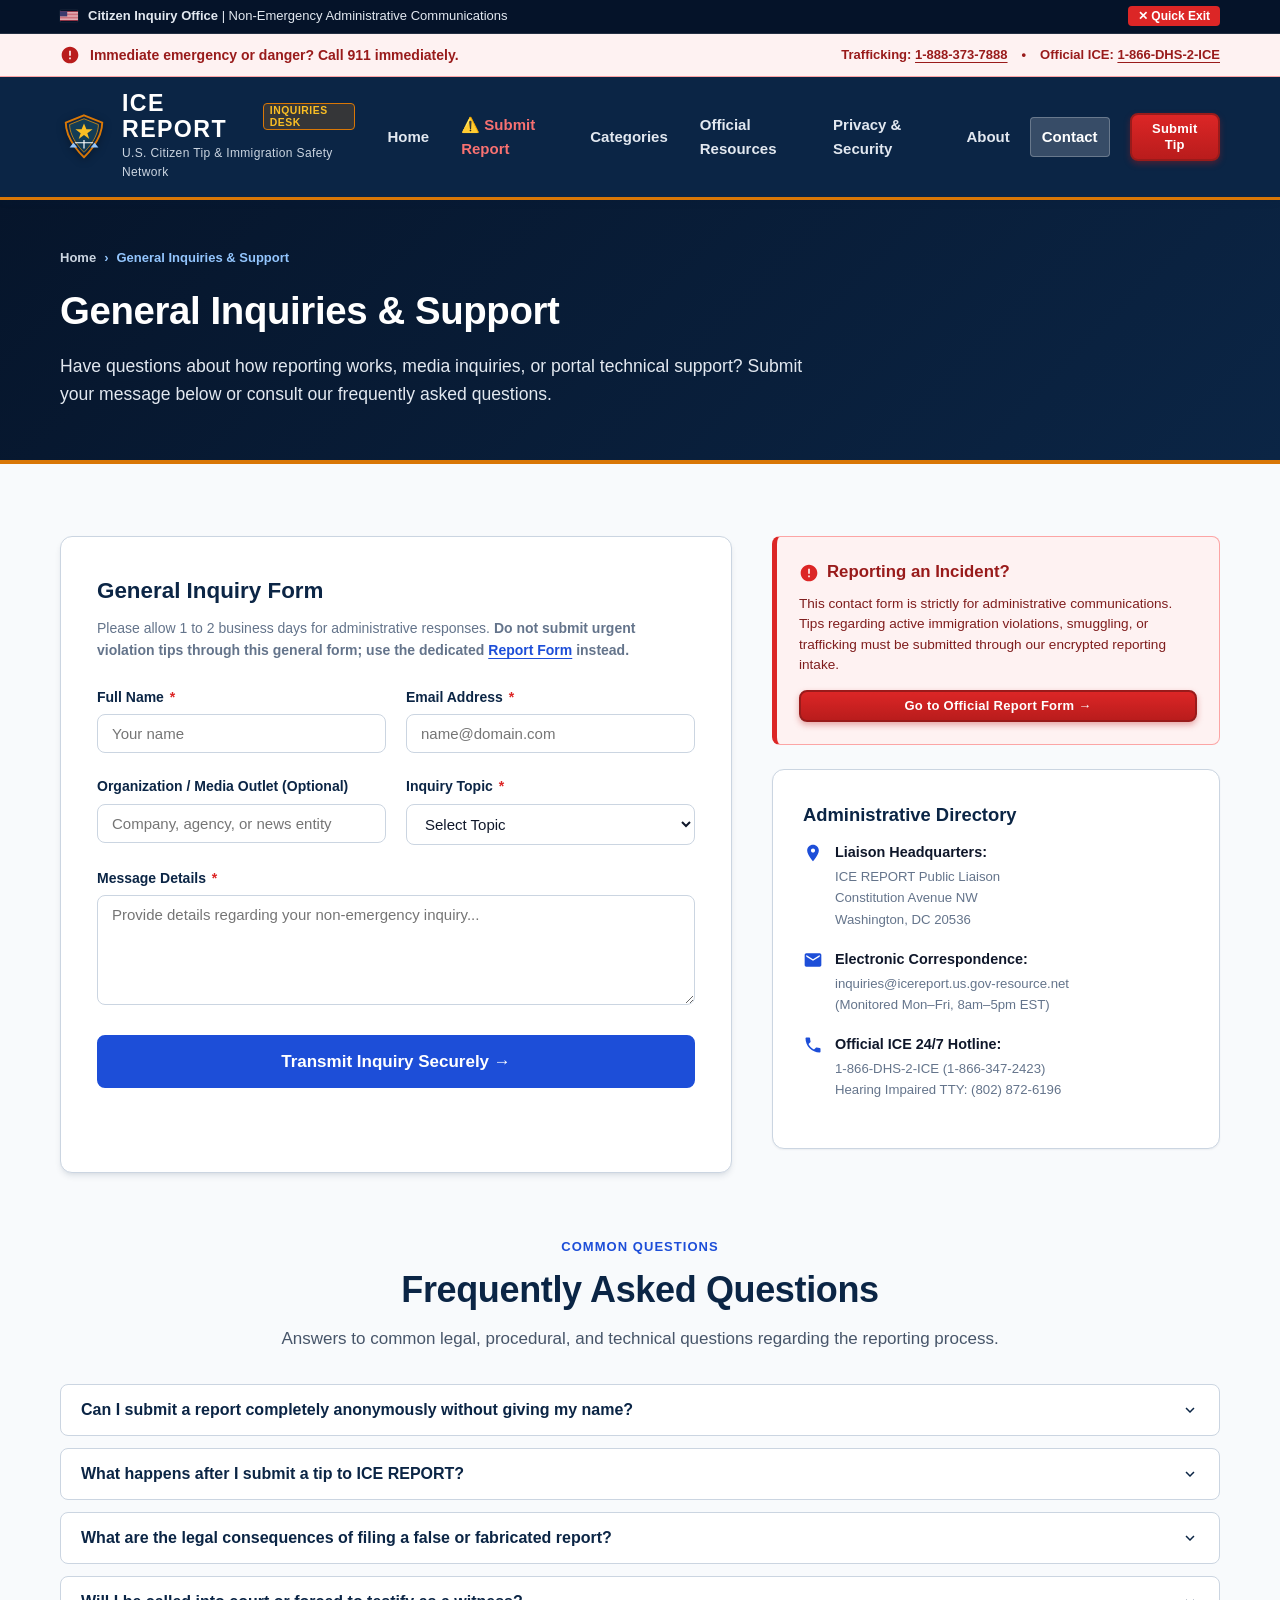
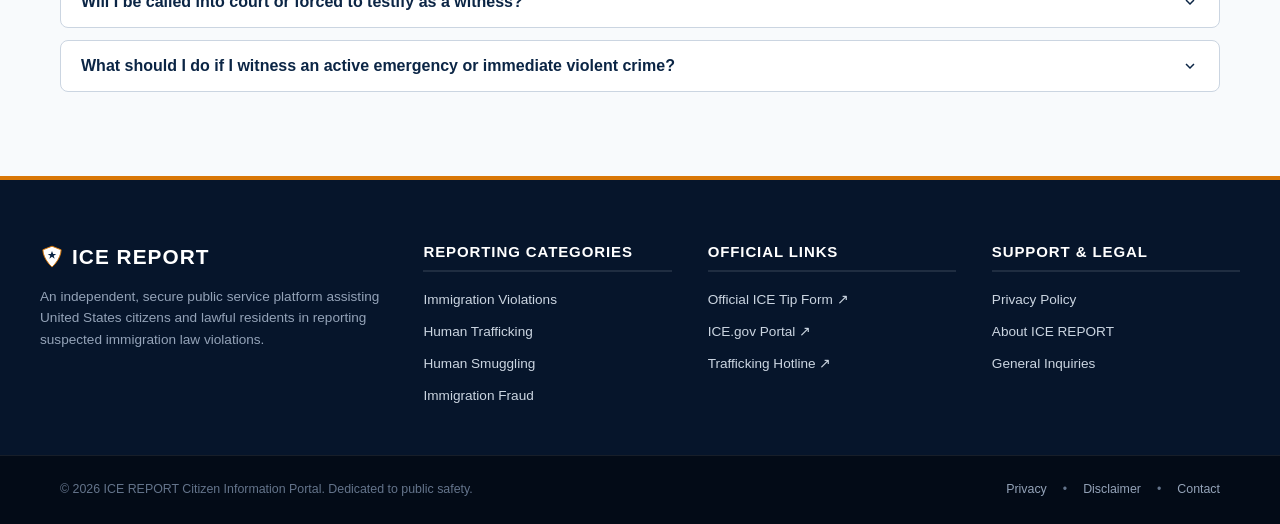
<file: New folder (4)/contact.html>
<!DOCTYPE html>
<html lang="en">
<head>
  <meta charset="UTF-8">
  <meta name="viewport" content="width=device-width, initial-scale=1.0">
  <meta name="description" content="Contact ICE REPORT for non-emergency citizen inquiries, technical support, media requests, and general questions.">
  <title>Contact & Inquiries | ICE REPORT Citizen Portal</title>
  <link rel="stylesheet" href="style.css">
</head>
<body>

  <a href="#main-content" class="skip-link">Skip to main content</a>

  <!-- TOP BANNER -->
  <aside class="usa-banner" aria-label="Official Citizen Resource Banner">
    <div class="container">
      <div class="usa-banner-left">
        <svg class="usa-flag-icon" viewBox="0 0 7410 3900" aria-hidden="true">
          <rect width="7410" height="3900" fill="#B22234"/>
          <path d="M0,450H7410M0,1050H7410M0,1650H7410M0,2250H7410M0,2850H7410M0,3450H7410" stroke="#FFF" stroke-width="300"/>
          <rect width="2964" height="2100" fill="#3C3B6E"/>
        </svg>
        <span><strong>Citizen Inquiry Office</strong> | Non-Emergency Administrative Communications</span>
      </div>
      <div class="usa-banner-right">
        <button type="button" class="btn-quick-exit" title="Instantly redirect to weather.gov to protect your privacy">
          ✕ Quick Exit
        </button>
      </div>
    </div>
  </aside>

  <!-- EMERGENCY NOTIFICATION STRIP -->
  <div class="emergency-strip" role="region" aria-label="Emergency Hotlines">
    <div class="container">
      <div class="emergency-strip-content">
        <svg class="emergency-icon" viewBox="0 0 24 24" aria-hidden="true">
          <path d="M12 2C6.48 2 2 6.48 2 12s4.48 10 10 10 10-4.48 10-10S17.52 2 12 2zm1 15h-2v-2h2v2zm0-4h-2V7h2v6z"/>
        </svg>
        <span>Immediate emergency or danger? Call <strong>911</strong> immediately.</span>
      </div>
      <div class="emergency-links">
        <span>Trafficking: <a href="tel:18883737888">1-888-373-7888</a></span>
        <span>•</span>
        <span>Official ICE: <a href="tel:18663472423">1-866-DHS-2-ICE</a></span>
      </div>
    </div>
  </div>

  <!-- SITE HEADER -->
  <header class="site-header" role="banner">
    <div class="container header-container">
      <a href="index.html" class="brand-block" aria-label="ICE REPORT - Homepage">
        <svg class="brand-emblem-svg" viewBox="0 0 100 100" fill="none" aria-hidden="true">
          <path d="M50 5 L88 20 C88 58 50 92 50 92 C50 92 12 58 12 20 Z" fill="#0B2545" stroke="#D97706" stroke-width="4"/>
          <path d="M50 12 L80 24 C80 54 50 82 50 82 C50 82 20 54 20 24 Z" fill="#133C55" stroke="#F59E0B" stroke-width="1.5"/>
          <polygon points="50,22 55,34 68,34 57,42 61,54 50,46 39,54 43,42 32,34 45,34" fill="#FBBF24"/>
          <line x1="32" y1="62" x2="68" y2="62" stroke="#FFFFFF" stroke-width="2.5" stroke-linecap="round"/>
          <line x1="50" y1="56" x2="50" y2="74" stroke="#FFFFFF" stroke-width="2.5"/>
          <path d="M28 62 L36 72 L20 72 Z" fill="#93C5FD"/>
          <path d="M72 62 L80 72 L64 72 Z" fill="#93C5FD"/>
        </svg>
        <div class="brand-typography">
          <div class="brand-main-title">
            ICE REPORT <span class="badge-gov">Inquiries Desk</span>
          </div>
          <div class="brand-sub-title">U.S. Citizen Tip & Immigration Safety Network</div>
        </div>
      </a>

      <button class="mobile-nav-toggle" aria-expanded="false" aria-controls="primary-nav" aria-label="Toggle Navigation Menu">
        <svg viewBox="0 0 24 24"><path d="M3 18h18v-2H3v2zm0-5h18v-2H3v2zm0-7v2h18V6H3z"/></svg>
      </button>

      <nav id="primary-nav" class="main-nav" aria-label="Primary Site Navigation">
        <ul class="nav-menu">
          <li><a href="index.html" class="nav-link">Home</a></li>
          <li><a href="report.html" class="nav-link" style="color: #F87171;">⚠️ Submit Report</a></li>
          <li><a href="index.html#categories" class="nav-link">Categories</a></li>
          <li><a href="resources.html" class="nav-link">Official Resources</a></li>
          <li><a href="privacy.html" class="nav-link">Privacy &amp; Security</a></li>
          <li><a href="about.html" class="nav-link">About</a></li>
          <li><a href="contact.html" class="nav-link active">Contact</a></li>
        </ul>
      </nav>

      <div class="nav-actions">
        <a href="report.html" class="btn btn-report btn-sm">Submit Tip</a>
      </div>
    </div>
  </header>

  <!-- SUBPAGE BANNER -->
  <section class="subpage-banner" aria-labelledby="contact-heading">
    <div class="container">
      <div class="subpage-breadcrumb">
        <a href="index.html">Home</a> &rsaquo; <span>General Inquiries &amp; Support</span>
      </div>
      <h1 id="contact-heading" class="subpage-title">General Inquiries &amp; Support</h1>
      <p class="subpage-lead">
        Have questions about how reporting works, media inquiries, or portal technical support? Submit your message below or consult our frequently asked questions.
      </p>
    </div>
  </section>

  <main id="main-content" class="section section-light">
    <div class="container">

      <!-- MAIN CONTACT GRID -->
      <div class="contact-layout-grid">
        <!-- Left: Working Contact Form -->
        <div class="contact-card-box">
          <h2 style="font-size: 1.4rem; font-weight: 800; color: #0B2545; margin-bottom: 8px;">
            General Inquiry Form
          </h2>
          <p style="font-size: 0.875rem; color: #64748B; margin-bottom: 24px;">
            Please allow 1 to 2 business days for administrative responses. <strong>Do not submit urgent violation tips through this general form; use the dedicated <a href="report.html">Report Form</a> instead.</strong>
          </p>

          <form id="generalContactForm" novalidate>
            <div class="form-row">
              <div class="form-group">
                <label for="contactFullName" class="form-label">Full Name <span class="required">*</span></label>
                <input type="text" id="contactFullName" class="form-control" placeholder="Your name" required>
              </div>
              <div class="form-group">
                <label for="contactEmail" class="form-label">Email Address <span class="required">*</span></label>
                <input type="email" id="contactEmail" class="form-control" placeholder="name@domain.com" required>
              </div>
            </div>

            <div class="form-row">
              <div class="form-group">
                <label for="contactOrganization" class="form-label">Organization / Media Outlet (Optional)</label>
                <input type="text" id="contactOrganization" class="form-control" placeholder="Company, agency, or news entity">
              </div>
              <div class="form-group">
                <label for="contactSubject" class="form-label">Inquiry Topic <span class="required">*</span></label>
                <select id="contactSubject" class="form-control" required>
                  <option value="">Select Topic</option>
                  <option value="general">General Question about Platform</option>
                  <option value="media">Media / Press Request</option>
                  <option value="technical">Technical Issue with Report Form</option>
                  <option value="whistleblower">Whistleblower Legal Protections</option>
                  <option value="partnership">Agency / Law Enforcement Liaison</option>
                </select>
              </div>
            </div>

            <div class="form-group">
              <label for="contactMessage" class="form-label">Message Details <span class="required">*</span></label>
              <textarea id="contactMessage" class="form-control" rows="5" placeholder="Provide details regarding your non-emergency inquiry..." required></textarea>
            </div>

            <button type="submit" class="btn btn-primary btn-lg" style="width: 100%;">
              Transmit Inquiry Securely &rarr;
            </button>
          </form>
        </div>

        <!-- Right: Administrative Info & Warning Box -->
        <aside>
          <!-- Warning Alert Box -->
          <div style="background: #FEF2F2; border: 1px solid #FCA5A5; border-left: 5px solid #DC2626; border-radius: 8px; padding: 22px; margin-bottom: 24px;">
            <h3 style="font-size: 1.05rem; font-weight: 800; color: #991B1B; margin-bottom: 8px; display: flex; align-items: center; gap: 8px;">
              <svg width="20" height="20" viewBox="0 0 24 24" fill="#DC2626"><path d="M12 2C6.48 2 2 6.48 2 12s4.48 10 10 10 10-4.48 10-10S17.52 2 12 2zm1 15h-2v-2h2v2zm0-4h-2V7h2v6z"/></svg>
              Reporting an Incident?
            </h3>
            <p style="font-size: 0.85rem; color: #7F1D1D; line-height: 1.5; margin-bottom: 14px;">
              This contact form is strictly for administrative communications. Tips regarding active immigration violations, smuggling, or trafficking must be submitted through our encrypted reporting intake.
            </p>
            <a href="report.html" class="btn btn-report btn-sm" style="width: 100%;">
              Go to Official Report Form &rarr;
            </a>
          </div>

          <!-- Administrative Office Details -->
          <div class="contact-sidebar-card">
            <h3>Administrative Directory</h3>
            
            <div class="contact-method-item">
              <svg viewBox="0 0 24 24"><path d="M12 2C8.13 2 5 5.13 5 9c0 5.25 7 13 7 13s7-7.75 7-13c0-3.87-3.13-7-7-7zm0 9.5c-1.38 0-2.5-1.12-2.5-2.5s1.12-2.5 2.5-2.5 2.5 1.12 2.5 2.5-1.12 2.5-2.5 2.5z"/></svg>
              <div>
                <strong>Liaison Headquarters:</strong>
                <p style="color: #64748B; font-size: 0.825rem; margin-top: 2px;">
                  ICE REPORT Public Liaison<br>
                  Constitution Avenue NW<br>
                  Washington, DC 20536
                </p>
              </div>
            </div>

            <div class="contact-method-item">
              <svg viewBox="0 0 24 24"><path d="M20 4H4c-1.1 0-1.99.9-1.99 2L2 18c0 1.1.9 2 2 2h16c1.1 0 2-.9 2-2V6c0-1.1-.9-2-2-2zm0 4l-8 5-8-5V6l8 5 8-5v2z"/></svg>
              <div>
                <strong>Electronic Correspondence:</strong>
                <p style="color: #64748B; font-size: 0.825rem; margin-top: 2px;">
                  inquiries@icereport.us.gov-resource.net<br>
                  (Monitored Mon–Fri, 8am–5pm EST)
                </p>
              </div>
            </div>

            <div class="contact-method-item">
              <svg viewBox="0 0 24 24"><path d="M6.62 10.79c1.44 2.83 3.76 5.14 6.59 6.59l2.2-2.2c.27-.27.67-.36 1.02-.24 1.12.37 2.33.57 3.57.57.55 0 1 .45 1 1V20c0 .55-.45 1-1 1-9.39 0-17-7.61-17-17 0-.55.45-1 1-1h3.5c.55 0 1 .45 1 1 0 1.25.2 2.45.57 3.57.11.35.03.74-.25 1.02l-2.2 2.2z"/></svg>
              <div>
                <strong>Official ICE 24/7 Hotline:</strong>
                <p style="color: #64748B; font-size: 0.825rem; margin-top: 2px;">
                  1-866-DHS-2-ICE (1-866-347-2423)<br>
                  Hearing Impaired TTY: (802) 872-6196
                </p>
              </div>
            </div>
          </div>
        </aside>
      </div>

      <!-- FREQUENTLY ASKED QUESTIONS SECTION -->
      <section id="faq" style="margin-top: 60px;">
        <div class="section-header" style="margin-bottom: 32px;">
          <span class="section-eyebrow">Common Questions</span>
          <h2 class="section-title">Frequently Asked Questions</h2>
          <p class="section-desc">
            Answers to common legal, procedural, and technical questions regarding the reporting process.
          </p>
        </div>

        <div class="faq-accordion" role="region" aria-label="FAQ Accordion">
          <!-- Item 1 -->
          <div class="faq-item">
            <button type="button" class="faq-question" aria-expanded="false">
              <span>Can I submit a report completely anonymously without giving my name?</span>
              <svg class="faq-arrow" viewBox="0 0 24 24"><path d="M7.41 8.59L12 13.17l4.59-4.58L18 10l-6 6-6-6 1.41-1.41z"/></svg>
            </button>
            <div class="faq-answer">
              <p>
                <strong>Yes, absolutely.</strong> By default, the reporting tool does not require you to provide your name, telephone number, email, or mailing address. Server logs discard IP addresses and user agents for anonymous submissions, and any photo or document attachments are automatically stripped of EXIF GPS coordinates and camera metadata.
              </p>
            </div>
          </div>

          <!-- Item 2 -->
          <div class="faq-item">
            <button type="button" class="faq-question" aria-expanded="false">
              <span>What happens after I submit a tip to ICE REPORT?</span>
              <svg class="faq-arrow" viewBox="0 0 24 24"><path d="M7.41 8.59L12 13.17l4.59-4.58L18 10l-6 6-6-6 1.41-1.41z"/></svg>
            </button>
            <div class="faq-answer">
              <p>
                Your tip is assigned an encrypted Case Reference ID (e.g. <code>ICE-TIP-2026-89412</code>) and immediately transferred to federal law enforcement intelligence analysts. Analysts review the information against federal law enforcement databases to evaluate veracity, corroborate details, and determine whether to initiate a field investigation with Homeland Security Investigations (HSI) or Enforcement and Removal Operations (ERO).
              </p>
            </div>
          </div>

          <!-- Item 3 -->
          <div class="faq-item">
            <button type="button" class="faq-question" aria-expanded="false">
              <span>What are the legal consequences of filing a false or fabricated report?</span>
              <svg class="faq-arrow" viewBox="0 0 24 24"><path d="M7.41 8.59L12 13.17l4.59-4.58L18 10l-6 6-6-6 1.41-1.41z"/></svg>
            </button>
            <div class="faq-answer">
              <p>
                Under <strong>Title 18, United States Code, Section 1001</strong>, knowingly and willfully providing false, fictitious, or fraudulent statements to federal authorities is a federal felony offense. Penalties include substantial monetary criminal fines and imprisonment of up to five (5) years. Reports intended to harass competitors, neighbors, or individuals based on racial bias are aggressively investigated for prosecution.
              </p>
            </div>
          </div>

          <!-- Item 4 -->
          <div class="faq-item">
            <button type="button" class="faq-question" aria-expanded="false">
              <span>Will I be called into court or forced to testify as a witness?</span>
              <svg class="faq-arrow" viewBox="0 0 24 24"><path d="M7.41 8.59L12 13.17l4.59-4.58L18 10l-6 6-6-6 1.41-1.41z"/></svg>
            </button>
            <div class="faq-answer">
              <p>
                If you report anonymously, investigators have no technical ability to contact or subpoena you. If you provide contact details as a confidential whistleblower, your identity is shielded under Freedom of Information Act (FOIA) Exemption 7(D). In the vast majority of cases, tips serve as investigative leads, and federal prosecutors rely on independent physical evidence and warrant-based seizures rather than tipster courtroom testimony.
              </p>
            </div>
          </div>

          <!-- Item 5 -->
          <div class="faq-item">
            <button type="button" class="faq-question" aria-expanded="false">
              <span>What should I do if I witness an active emergency or immediate violent crime?</span>
              <svg class="faq-arrow" viewBox="0 0 24 24"><path d="M7.41 8.59L12 13.17l4.59-4.58L18 10l-6 6-6-6 1.41-1.41z"/></svg>
            </button>
            <div class="faq-answer">
              <p>
                <strong>Never rely on an online form for an active emergency.</strong> If anyone is in immediate physical danger, if human trafficking victims are in immediate peril, or if weapons are brandished, immediately call <strong>911</strong> or contact the local police department. You can also call the official ICE Tip Line at <strong>1-866-DHS-2-ICE (1-866-347-2423)</strong>.
              </p>
            </div>
          </div>
        </div>
      </section>

    </div>
  </main>

  <!-- FOOTER -->
  <footer class="site-footer" role="contentinfo">
    <div class="container footer-top">
      <div class="footer-grid">
        <div class="footer-brand">
          <h3>
            <svg width="24" height="24" viewBox="0 0 100 100" fill="none" aria-hidden="true">
              <path d="M50 5 L88 20 C88 58 50 92 50 92 C50 92 12 58 12 20 Z" fill="#FFFFFF" stroke="#D97706" stroke-width="4"/>
              <polygon points="50,25 55,37 68,37 57,45 61,57 50,49 39,57 43,45 32,37 45,37" fill="#0B2545"/>
            </svg>
            ICE REPORT
          </h3>
          <p>
            An independent, secure public service platform assisting United States citizens and lawful residents in reporting suspected immigration law violations.
          </p>
        </div>
        <div class="footer-col">
          <h4>Reporting Categories</h4>
          <ul class="footer-links">
            <li><a href="report.html?category=immigration-violation">Immigration Violations</a></li>
            <li><a href="report.html?category=human-trafficking">Human Trafficking</a></li>
            <li><a href="report.html?category=human-smuggling">Human Smuggling</a></li>
            <li><a href="report.html?category=immigration-fraud">Immigration Fraud</a></li>
          </ul>
        </div>
        <div class="footer-col">
          <h4>Official Links</h4>
          <ul class="footer-links">
            <li><a href="https://www.ice.gov/webform/ice-tip-form" target="_blank" rel="noopener noreferrer">Official ICE Tip Form &nearr;</a></li>
            <li><a href="https://www.ice.gov" target="_blank" rel="noopener noreferrer">ICE.gov Portal &nearr;</a></li>
            <li><a href="https://humantraffickinghotline.org" target="_blank" rel="noopener noreferrer">Trafficking Hotline &nearr;</a></li>
          </ul>
        </div>
        <div class="footer-col">
          <h4>Support &amp; Legal</h4>
          <ul class="footer-links">
            <li><a href="privacy.html">Privacy Policy</a></li>
            <li><a href="about.html">About ICE REPORT</a></li>
            <li><a href="contact.html">General Inquiries</a></li>
          </ul>
        </div>
      </div>
    </div>
    <div class="footer-bottom">
      <div class="container">
        <div>&copy; 2026 ICE REPORT Citizen Information Portal. Dedicated to public safety.</div>
        <div class="footer-legal-row">
          <a href="privacy.html">Privacy</a>
          <span>•</span>
          <a href="about.html">Disclaimer</a>
          <span>•</span>
          <a href="contact.html">Contact</a>
        </div>
      </div>
    </div>
  </footer>

  <script src="script.js"></script>
</body>
</html>
</file>
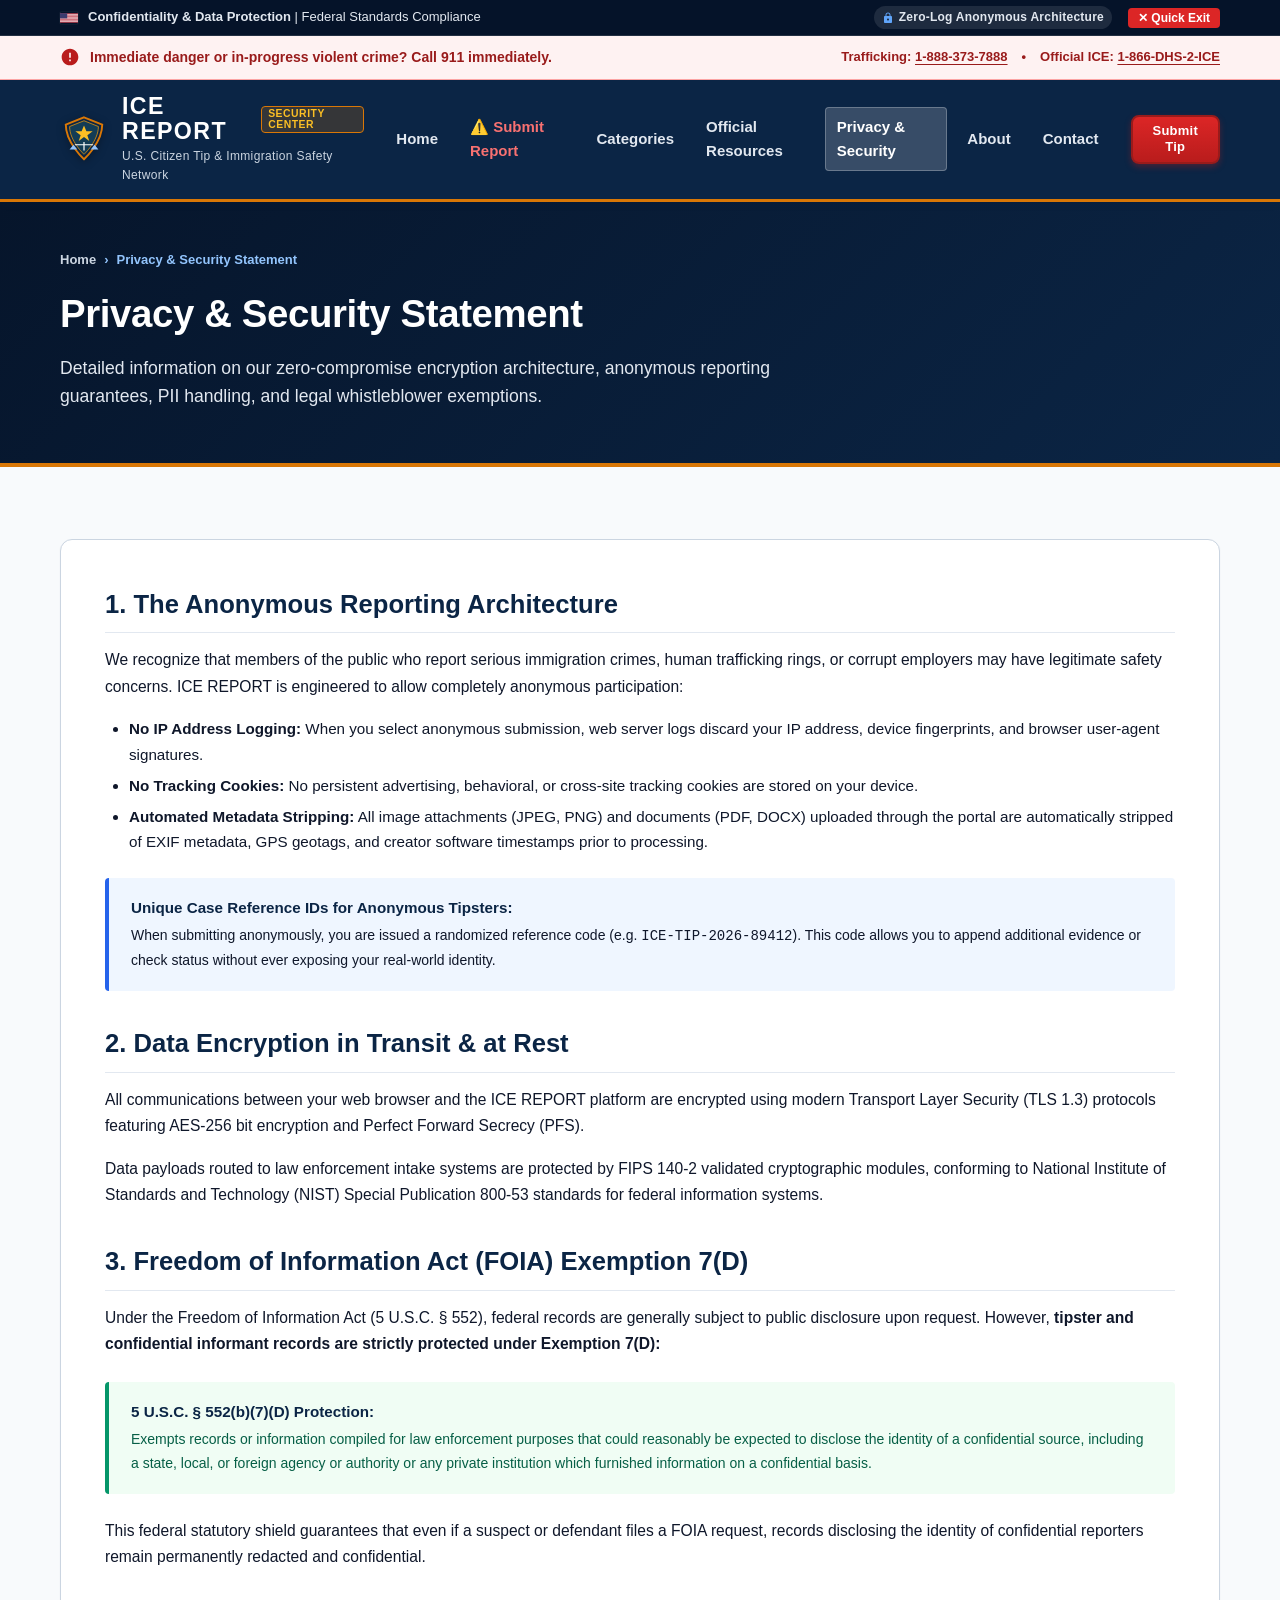
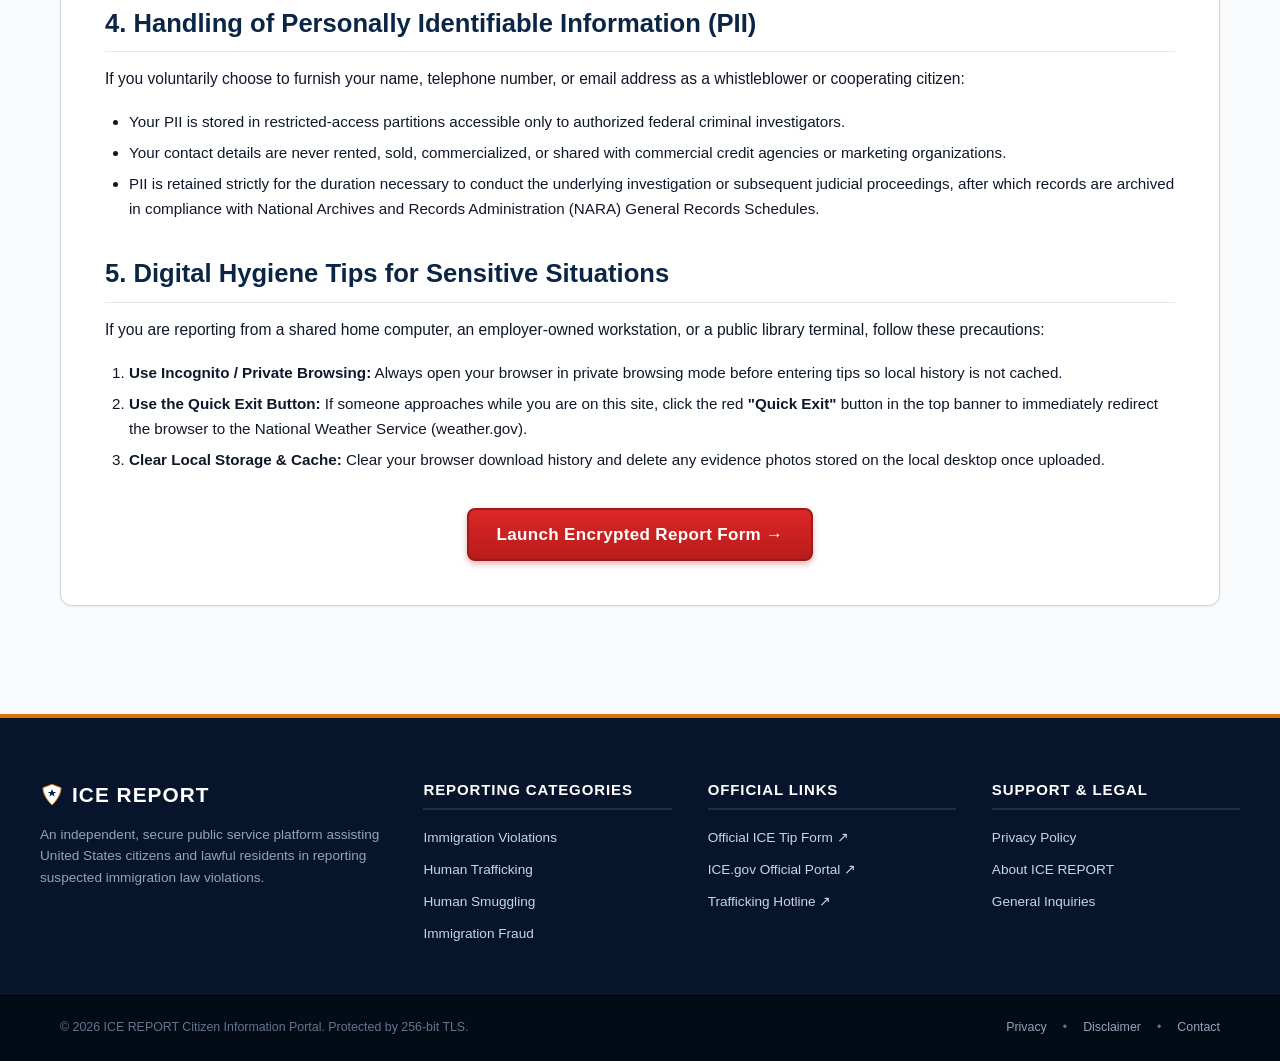
<file: New folder (4)/privacy.html>
<!DOCTYPE html>
<html lang="en">
<head>
  <meta charset="UTF-8">
  <meta name="viewport" content="width=device-width, initial-scale=1.0">
  <meta name="description" content="ICE REPORT Privacy and Security Policy - Military-grade encryption, zero IP logging for anonymous tips, FOIA Exemption 7(D), and whistleblower safeguards.">
  <title>Privacy & Security Protocols | ICE REPORT</title>
  <link rel="stylesheet" href="style.css">
</head>
<body>

  <a href="#main-content" class="skip-link">Skip to main content</a>

  <!-- TOP BANNER -->
  <aside class="usa-banner" aria-label="Official Citizen Resource Banner">
    <div class="container">
      <div class="usa-banner-left">
        <svg class="usa-flag-icon" viewBox="0 0 7410 3900" aria-hidden="true">
          <rect width="7410" height="3900" fill="#B22234"/>
          <path d="M0,450H7410M0,1050H7410M0,1650H7410M0,2250H7410M0,2850H7410M0,3450H7410" stroke="#FFF" stroke-width="300"/>
          <rect width="2964" height="2100" fill="#3C3B6E"/>
        </svg>
        <span><strong>Confidentiality & Data Protection</strong> | Federal Standards Compliance</span>
      </div>
      <div class="usa-banner-right">
        <span class="security-badge-pill">
          <svg viewBox="0 0 24 24"><path d="M18 8h-1V6c0-2.76-2.24-5-5-5S7 3.24 7 6v2H6c-1.1 0-2 .9-2 2v10c0 1.1.9 2 2 2h12c1.1 0 2-.9 2-2V10c0-1.1-.9-2-2-2zm-6 9c-1.1 0-2-.9-2-2s.9-2 2-2 2 .9 2 2-.9 2-2 2zm3.1-9H8.9V6c0-1.71 1.39-3.1 3.1-3.1 1.71 0 3.1 1.39 3.1 3.1v2z"/></svg>
          Zero-Log Anonymous Architecture
        </span>
        <button type="button" class="btn-quick-exit" title="Instantly redirect to weather.gov to protect your privacy">
          ✕ Quick Exit
        </button>
      </div>
    </div>
  </aside>

  <!-- EMERGENCY STRIP -->
  <div class="emergency-strip" role="region" aria-label="Emergency Hotlines">
    <div class="container">
      <div class="emergency-strip-content">
        <svg class="emergency-icon" viewBox="0 0 24 24" aria-hidden="true">
          <path d="M12 2C6.48 2 2 6.48 2 12s4.48 10 10 10 10-4.48 10-10S17.52 2 12 2zm1 15h-2v-2h2v2zm0-4h-2V7h2v6z"/>
        </svg>
        <span>Immediate danger or in-progress violent crime? Call <strong>911</strong> immediately.</span>
      </div>
      <div class="emergency-links">
        <span>Trafficking: <a href="tel:18883737888">1-888-373-7888</a></span>
        <span>•</span>
        <span>Official ICE: <a href="tel:18663472423">1-866-DHS-2-ICE</a></span>
      </div>
    </div>
  </div>

  <!-- SITE HEADER -->
  <header class="site-header" role="banner">
    <div class="container header-container">
      <a href="index.html" class="brand-block" aria-label="ICE REPORT - Homepage">
        <svg class="brand-emblem-svg" viewBox="0 0 100 100" fill="none" aria-hidden="true">
          <path d="M50 5 L88 20 C88 58 50 92 50 92 C50 92 12 58 12 20 Z" fill="#0B2545" stroke="#D97706" stroke-width="4"/>
          <path d="M50 12 L80 24 C80 54 50 82 50 82 C50 82 20 54 20 24 Z" fill="#133C55" stroke="#F59E0B" stroke-width="1.5"/>
          <polygon points="50,22 55,34 68,34 57,42 61,54 50,46 39,54 43,42 32,34 45,34" fill="#FBBF24"/>
          <line x1="32" y1="62" x2="68" y2="62" stroke="#FFFFFF" stroke-width="2.5" stroke-linecap="round"/>
          <line x1="50" y1="56" x2="50" y2="74" stroke="#FFFFFF" stroke-width="2.5"/>
          <path d="M28 62 L36 72 L20 72 Z" fill="#93C5FD"/>
          <path d="M72 62 L80 72 L64 72 Z" fill="#93C5FD"/>
        </svg>
        <div class="brand-typography">
          <div class="brand-main-title">
            ICE REPORT <span class="badge-gov">Security Center</span>
          </div>
          <div class="brand-sub-title">U.S. Citizen Tip & Immigration Safety Network</div>
        </div>
      </a>

      <button class="mobile-nav-toggle" aria-expanded="false" aria-controls="primary-nav" aria-label="Toggle Navigation Menu">
        <svg viewBox="0 0 24 24"><path d="M3 18h18v-2H3v2zm0-5h18v-2H3v2zm0-7v2h18V6H3z"/></svg>
      </button>

      <nav id="primary-nav" class="main-nav" aria-label="Primary Site Navigation">
        <ul class="nav-menu">
          <li><a href="index.html" class="nav-link">Home</a></li>
          <li><a href="report.html" class="nav-link" style="color: #F87171;">⚠️ Submit Report</a></li>
          <li><a href="index.html#categories" class="nav-link">Categories</a></li>
          <li><a href="resources.html" class="nav-link">Official Resources</a></li>
          <li><a href="privacy.html" class="nav-link active">Privacy &amp; Security</a></li>
          <li><a href="about.html" class="nav-link">About</a></li>
          <li><a href="contact.html" class="nav-link">Contact</a></li>
        </ul>
      </nav>

      <div class="nav-actions">
        <a href="report.html" class="btn btn-report btn-sm">Submit Tip</a>
      </div>
    </div>
  </header>

  <!-- SUBPAGE BANNER -->
  <section class="subpage-banner" aria-labelledby="privacy-heading">
    <div class="container">
      <div class="subpage-breadcrumb">
        <a href="index.html">Home</a> &rsaquo; <span>Privacy &amp; Security Statement</span>
      </div>
      <h1 id="privacy-heading" class="subpage-title">Privacy &amp; Security Statement</h1>
      <p class="subpage-lead">
        Detailed information on our zero-compromise encryption architecture, anonymous reporting guarantees, PII handling, and legal whistleblower exemptions.
      </p>
    </div>
  </section>

  <main id="main-content" class="section section-light">
    <div class="container">
      <article class="prose-card">
        <h2 id="anonymity">1. The Anonymous Reporting Architecture</h2>
        <p>
          We recognize that members of the public who report serious immigration crimes, human trafficking rings, or corrupt employers may have legitimate safety concerns. ICE REPORT is engineered to allow completely anonymous participation:
        </p>
        <ul>
          <li><strong>No IP Address Logging:</strong> When you select anonymous submission, web server logs discard your IP address, device fingerprints, and browser user-agent signatures.</li>
          <li><strong>No Tracking Cookies:</strong> No persistent advertising, behavioral, or cross-site tracking cookies are stored on your device.</li>
          <li><strong>Automated Metadata Stripping:</strong> All image attachments (JPEG, PNG) and documents (PDF, DOCX) uploaded through the portal are automatically stripped of EXIF metadata, GPS geotags, and creator software timestamps prior to processing.</li>
        </ul>

        <div class="callout-box callout-blue">
          <div class="callout-title">Unique Case Reference IDs for Anonymous Tipsters:</div>
          <p style="margin: 0; font-size: 0.875rem;">
            When submitting anonymously, you are issued a randomized reference code (e.g. <code>ICE-TIP-2026-89412</code>). This code allows you to append additional evidence or check status without ever exposing your real-world identity.
          </p>
        </div>

        <h2 id="security">2. Data Encryption in Transit &amp; at Rest</h2>
        <p>
          All communications between your web browser and the ICE REPORT platform are encrypted using modern Transport Layer Security (TLS 1.3) protocols featuring AES-256 bit encryption and Perfect Forward Secrecy (PFS).
        </p>
        <p>
          Data payloads routed to law enforcement intake systems are protected by FIPS 140-2 validated cryptographic modules, conforming to National Institute of Standards and Technology (NIST) Special Publication 800-53 standards for federal information systems.
        </p>

        <h2>3. Freedom of Information Act (FOIA) Exemption 7(D)</h2>
        <p>
          Under the Freedom of Information Act (5 U.S.C. § 552), federal records are generally subject to public disclosure upon request. However, <strong>tipster and confidential informant records are strictly protected under Exemption 7(D):</strong>
        </p>
        <div class="callout-box">
          <div class="callout-title">5 U.S.C. § 552(b)(7)(D) Protection:</div>
          <p style="margin: 0; font-size: 0.875rem; color: #065F46;">
            Exempts records or information compiled for law enforcement purposes that could reasonably be expected to disclose the identity of a confidential source, including a state, local, or foreign agency or authority or any private institution which furnished information on a confidential basis.
          </p>
        </div>
        <p>
          This federal statutory shield guarantees that even if a suspect or defendant files a FOIA request, records disclosing the identity of confidential reporters remain permanently redacted and confidential.
        </p>

        <h2>4. Handling of Personally Identifiable Information (PII)</h2>
        <p>
          If you voluntarily choose to furnish your name, telephone number, or email address as a whistleblower or cooperating citizen:
        </p>
        <ul>
          <li>Your PII is stored in restricted-access partitions accessible only to authorized federal criminal investigators.</li>
          <li>Your contact details are never rented, sold, commercialized, or shared with commercial credit agencies or marketing organizations.</li>
          <li>PII is retained strictly for the duration necessary to conduct the underlying investigation or subsequent judicial proceedings, after which records are archived in compliance with National Archives and Records Administration (NARA) General Records Schedules.</li>
        </ul>

        <h2>5. Digital Hygiene Tips for Sensitive Situations</h2>
        <p>
          If you are reporting from a shared home computer, an employer-owned workstation, or a public library terminal, follow these precautions:
        </p>
        <ol>
          <li><strong>Use Incognito / Private Browsing:</strong> Always open your browser in private browsing mode before entering tips so local history is not cached.</li>
          <li><strong>Use the Quick Exit Button:</strong> If someone approaches while you are on this site, click the red <strong>"Quick Exit"</strong> button in the top banner to immediately redirect the browser to the National Weather Service (weather.gov).</li>
          <li><strong>Clear Local Storage &amp; Cache:</strong> Clear your browser download history and delete any evidence photos stored on the local desktop once uploaded.</li>
        </ol>

        <div class="text-center" style="margin-top: 36px;">
          <a href="report.html" class="btn btn-report btn-lg">Launch Encrypted Report Form &rarr;</a>
        </div>
      </article>
    </div>
  </main>

  <!-- FOOTER -->
  <footer class="site-footer" role="contentinfo">
    <div class="container footer-top">
      <div class="footer-grid">
        <div class="footer-brand">
          <h3>
            <svg width="24" height="24" viewBox="0 0 100 100" fill="none" aria-hidden="true">
              <path d="M50 5 L88 20 C88 58 50 92 50 92 C50 92 12 58 12 20 Z" fill="#FFFFFF" stroke="#D97706" stroke-width="4"/>
              <polygon points="50,25 55,37 68,37 57,45 61,57 50,49 39,57 43,45 32,37 45,37" fill="#0B2545"/>
            </svg>
            ICE REPORT
          </h3>
          <p>
            An independent, secure public service platform assisting United States citizens and lawful residents in reporting suspected immigration law violations.
          </p>
        </div>
        <div class="footer-col">
          <h4>Reporting Categories</h4>
          <ul class="footer-links">
            <li><a href="report.html?category=immigration-violation">Immigration Violations</a></li>
            <li><a href="report.html?category=human-trafficking">Human Trafficking</a></li>
            <li><a href="report.html?category=human-smuggling">Human Smuggling</a></li>
            <li><a href="report.html?category=immigration-fraud">Immigration Fraud</a></li>
          </ul>
        </div>
        <div class="footer-col">
          <h4>Official Links</h4>
          <ul class="footer-links">
            <li><a href="https://www.ice.gov/webform/ice-tip-form" target="_blank" rel="noopener noreferrer">Official ICE Tip Form &nearr;</a></li>
            <li><a href="https://www.ice.gov" target="_blank" rel="noopener noreferrer">ICE.gov Official Portal &nearr;</a></li>
            <li><a href="https://humantraffickinghotline.org" target="_blank" rel="noopener noreferrer">Trafficking Hotline &nearr;</a></li>
          </ul>
        </div>
        <div class="footer-col">
          <h4>Support &amp; Legal</h4>
          <ul class="footer-links">
            <li><a href="privacy.html">Privacy Policy</a></li>
            <li><a href="about.html">About ICE REPORT</a></li>
            <li><a href="contact.html">General Inquiries</a></li>
          </ul>
        </div>
      </div>
    </div>
    <div class="footer-bottom">
      <div class="container">
        <div>&copy; 2026 ICE REPORT Citizen Information Portal. Protected by 256-bit TLS.</div>
        <div class="footer-legal-row">
          <a href="privacy.html">Privacy</a>
          <span>•</span>
          <a href="about.html">Disclaimer</a>
          <span>•</span>
          <a href="contact.html">Contact</a>
        </div>
      </div>
    </div>
  </footer>

  <script src="script.js"></script>
</body>
</html>
</file>
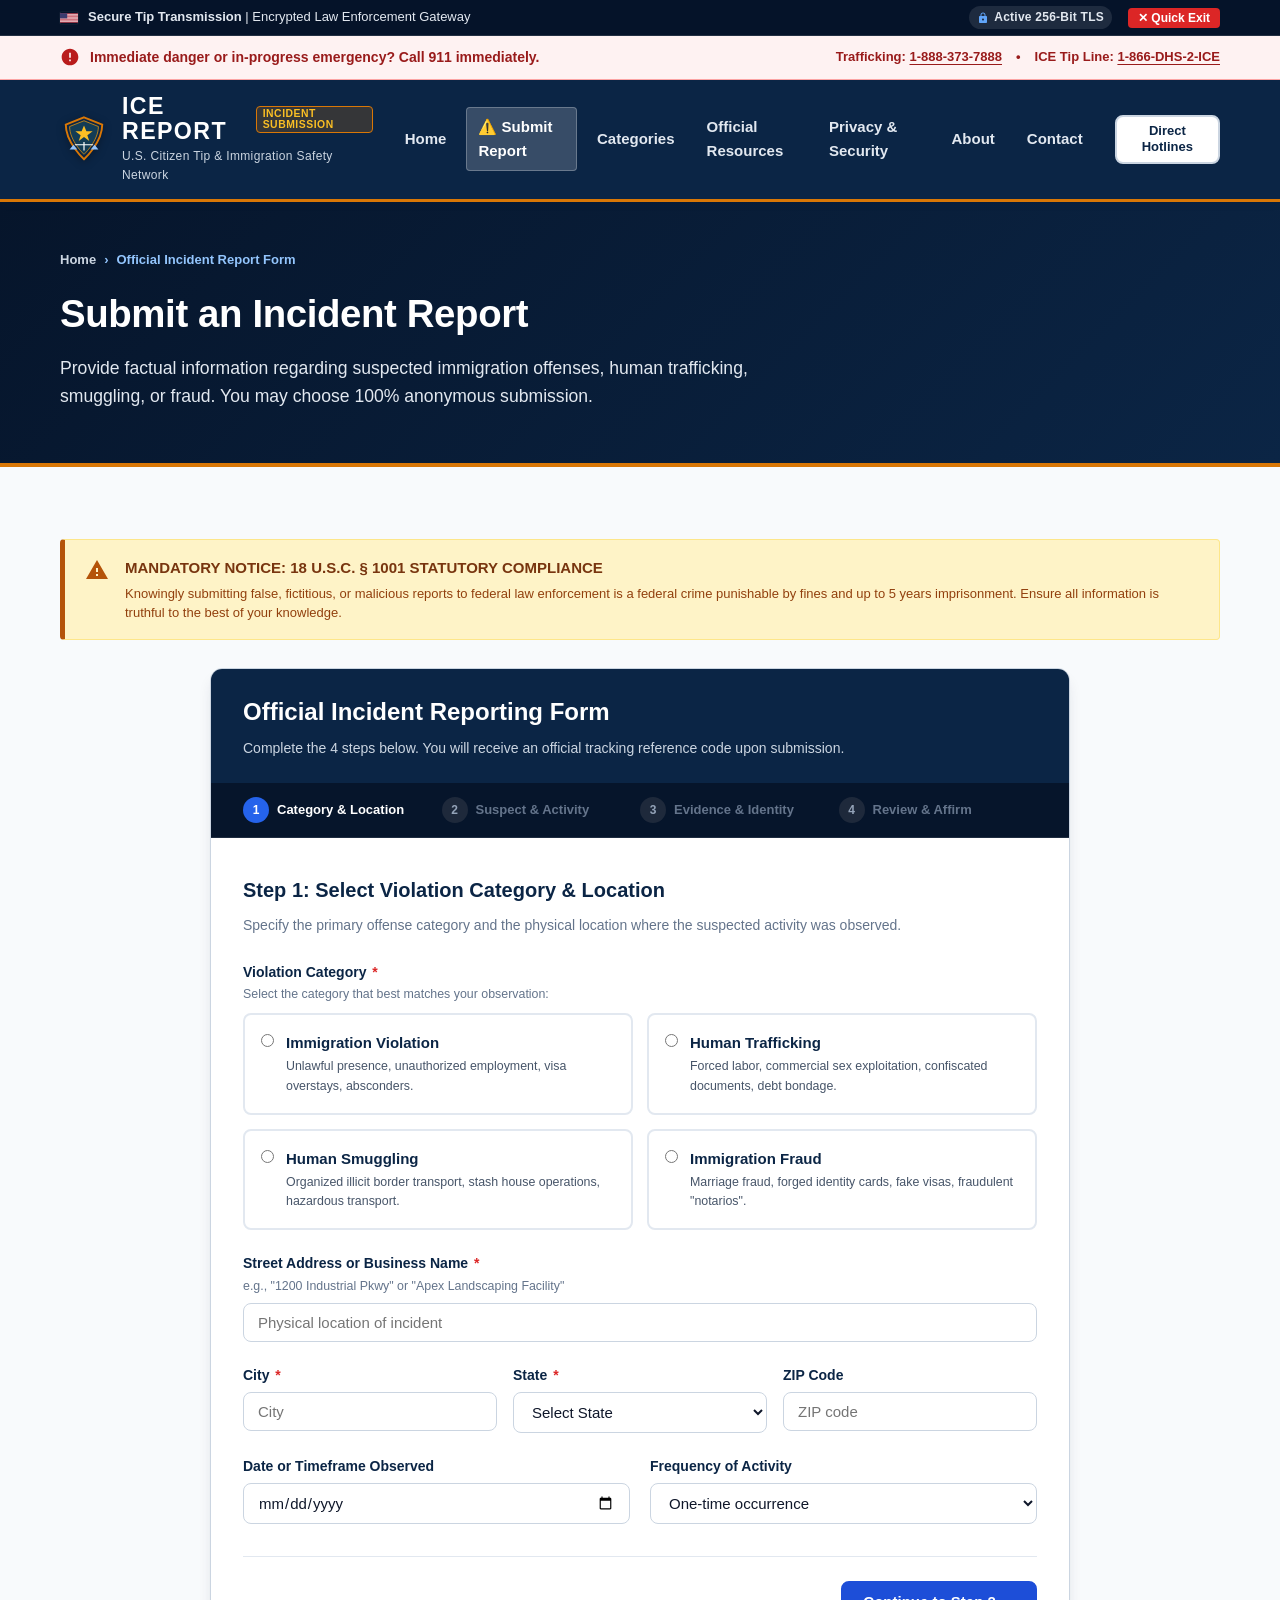
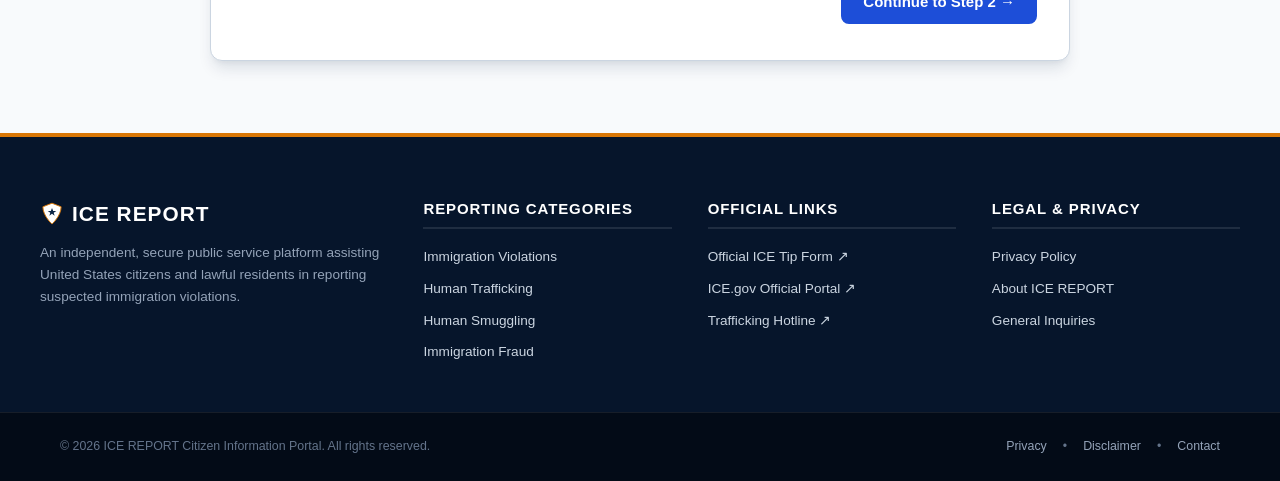
<file: New folder (4)/report.html>
<!DOCTYPE html>
<html lang="en">
<head>
  <meta charset="UTF-8">
  <meta name="viewport" content="width=device-width, initial-scale=1.0">
  <meta name="description" content="Submit a confidential or anonymous tip regarding suspected immigration violations, human trafficking, smuggling, or immigration fraud.">
  <title>Submit a Report | ICE REPORT Citizen Portal</title>
  <link rel="stylesheet" href="style.css">
</head>
<body>

  <a href="#main-content" class="skip-link">Skip to main content</a>

  <!-- TOP FEDERAL BANNER -->
  <aside class="usa-banner" aria-label="Official Citizen Resource Banner">
    <div class="container">
      <div class="usa-banner-left">
        <svg class="usa-flag-icon" viewBox="0 0 7410 3900" aria-hidden="true">
          <rect width="7410" height="3900" fill="#B22234"/>
          <path d="M0,450H7410M0,1050H7410M0,1650H7410M0,2250H7410M0,2850H7410M0,3450H7410" stroke="#FFF" stroke-width="300"/>
          <rect width="2964" height="2100" fill="#3C3B6E"/>
        </svg>
        <span><strong>Secure Tip Transmission</strong> | Encrypted Law Enforcement Gateway</span>
      </div>
      <div class="usa-banner-right">
        <span class="security-badge-pill">
          <svg viewBox="0 0 24 24"><path d="M18 8h-1V6c0-2.76-2.24-5-5-5S7 3.24 7 6v2H6c-1.1 0-2 .9-2 2v10c0 1.1.9 2 2 2h12c1.1 0 2-.9 2-2V10c0-1.1-.9-2-2-2zm-6 9c-1.1 0-2-.9-2-2s.9-2 2-2 2 .9 2 2-.9 2-2 2zm3.1-9H8.9V6c0-1.71 1.39-3.1 3.1-3.1 1.71 0 3.1 1.39 3.1 3.1v2z"/></svg>
          Active 256-Bit TLS
        </span>
        <button type="button" class="btn-quick-exit" title="Instantly redirect to weather.gov to protect your privacy">
          ✕ Quick Exit
        </button>
      </div>
    </div>
  </aside>

  <!-- EMERGENCY NOTIFICATION STRIP -->
  <div class="emergency-strip" role="region" aria-label="Emergency Hotlines">
    <div class="container">
      <div class="emergency-strip-content">
        <svg class="emergency-icon" viewBox="0 0 24 24" aria-hidden="true">
          <path d="M12 2C6.48 2 2 6.48 2 12s4.48 10 10 10 10-4.48 10-10S17.52 2 12 2zm1 15h-2v-2h2v2zm0-4h-2V7h2v6z"/>
        </svg>
        <span>Immediate danger or in-progress emergency? Call <strong>911</strong> immediately.</span>
      </div>
      <div class="emergency-links">
        <span>Trafficking: <a href="tel:18883737888">1-888-373-7888</a></span>
        <span>•</span>
        <span>ICE Tip Line: <a href="tel:18663472423">1-866-DHS-2-ICE</a></span>
      </div>
    </div>
  </div>

  <!-- SITE HEADER -->
  <header class="site-header" role="banner">
    <div class="container header-container">
      <a href="index.html" class="brand-block" aria-label="ICE REPORT - Homepage">
        <svg class="brand-emblem-svg" viewBox="0 0 100 100" fill="none" aria-hidden="true">
          <path d="M50 5 L88 20 C88 58 50 92 50 92 C50 92 12 58 12 20 Z" fill="#0B2545" stroke="#D97706" stroke-width="4"/>
          <path d="M50 12 L80 24 C80 54 50 82 50 82 C50 82 20 54 20 24 Z" fill="#133C55" stroke="#F59E0B" stroke-width="1.5"/>
          <polygon points="50,22 55,34 68,34 57,42 61,54 50,46 39,54 43,42 32,34 45,34" fill="#FBBF24"/>
          <line x1="32" y1="62" x2="68" y2="62" stroke="#FFFFFF" stroke-width="2.5" stroke-linecap="round"/>
          <line x1="50" y1="56" x2="50" y2="74" stroke="#FFFFFF" stroke-width="2.5"/>
          <path d="M28 62 L36 72 L20 72 Z" fill="#93C5FD"/>
          <path d="M72 62 L80 72 L64 72 Z" fill="#93C5FD"/>
        </svg>
        <div class="brand-typography">
          <div class="brand-main-title">
            ICE REPORT <span class="badge-gov">Incident Submission</span>
          </div>
          <div class="brand-sub-title">U.S. Citizen Tip & Immigration Safety Network</div>
        </div>
      </a>

      <button class="mobile-nav-toggle" aria-expanded="false" aria-controls="primary-nav" aria-label="Toggle Navigation Menu">
        <svg viewBox="0 0 24 24"><path d="M3 18h18v-2H3v2zm0-5h18v-2H3v2zm0-7v2h18V6H3z"/></svg>
      </button>

      <nav id="primary-nav" class="main-nav" aria-label="Primary Site Navigation">
        <ul class="nav-menu">
          <li><a href="index.html" class="nav-link">Home</a></li>
          <li><a href="report.html" class="nav-link active">⚠️ Submit Report</a></li>
          <li><a href="index.html#categories" class="nav-link">Categories</a></li>
          <li><a href="resources.html" class="nav-link">Official Resources</a></li>
          <li><a href="privacy.html" class="nav-link">Privacy &amp; Security</a></li>
          <li><a href="about.html" class="nav-link">About</a></li>
          <li><a href="contact.html" class="nav-link">Contact</a></li>
        </ul>
      </nav>

      <div class="nav-actions">
        <a href="resources.html" class="btn btn-secondary btn-sm">Direct Hotlines</a>
      </div>
    </div>
  </header>

  <!-- SUBPAGE BANNER -->
  <section class="subpage-banner" aria-labelledby="form-heading">
    <div class="container">
      <div class="subpage-breadcrumb">
        <a href="index.html">Home</a> &rsaquo; <span>Official Incident Report Form</span>
      </div>
      <h1 id="form-heading" class="subpage-title">Submit an Incident Report</h1>
      <p class="subpage-lead">
        Provide factual information regarding suspected immigration offenses, human trafficking, smuggling, or fraud. You may choose 100% anonymous submission.
      </p>
    </div>
  </section>

  <main id="main-content" class="section section-light">
    <div class="container">

      <!-- STATUTE WARNING STRIP -->
      <div class="statute-banner" style="margin-top: 0; margin-bottom: 28px;">
        <svg class="statute-icon" viewBox="0 0 24 24" aria-hidden="true">
          <path d="M1 21h22L12 2 1 21zm12-3h-2v-2h2v2zm0-4h-2v-4h2v4z"/>
        </svg>
        <div class="statute-text">
          <h4>MANDATORY NOTICE: 18 U.S.C. § 1001 STATUTORY COMPLIANCE</h4>
          <p>
            Knowingly submitting false, fictitious, or malicious reports to federal law enforcement is a federal crime punishable by fines and up to 5 years imprisonment. Ensure all information is truthful to the best of your knowledge.
          </p>
        </div>
      </div>

      <!-- MULTI-STEP REPORT WIZARD FORM -->
      <div class="report-form-container">
        <!-- Wizard Header -->
        <div class="form-wizard-header">
          <h2 class="form-wizard-title">Official Incident Reporting Form</h2>
          <p class="form-wizard-sub">Complete the 4 steps below. You will receive an official tracking reference code upon submission.</p>
        </div>

        <!-- Wizard Progress Bar -->
        <div class="wizard-progress-bar" role="progressbar" aria-label="Form completion progress">
          <div class="wizard-step-node active" data-step-indicator="1">
            <span class="step-node-number">1</span>
            <span>Category &amp; Location</span>
          </div>
          <div class="wizard-step-node" data-step-indicator="2">
            <span class="step-node-number">2</span>
            <span>Suspect &amp; Activity</span>
          </div>
          <div class="wizard-step-node" data-step-indicator="3">
            <span class="step-node-number">3</span>
            <span>Evidence &amp; Identity</span>
          </div>
          <div class="wizard-step-node" data-step-indicator="4">
            <span class="step-node-number">4</span>
            <span>Review &amp; Affirm</span>
          </div>
        </div>

        <!-- Form Element -->
        <form id="iceReportWizard" class="wizard-body" novalidate>
          
          <!-- ================= STEP 1: CATEGORY & LOCATION ================= -->
          <div class="form-step-content active" data-step="1">
            <h3 style="font-size: 1.25rem; font-weight: 800; color: #0B2545; margin-bottom: 8px;">
              Step 1: Select Violation Category &amp; Location
            </h3>
            <p style="font-size: 0.875rem; color: #64748B; margin-bottom: 24px;">
              Specify the primary offense category and the physical location where the suspected activity was observed.
            </p>

            <div class="form-group">
              <label class="form-label">
                Violation Category <span class="required">*</span>
                <span class="form-label-hint">Select the category that best matches your observation:</span>
              </label>

              <div class="category-radio-group">
                <!-- Category 1 -->
                <label class="category-radio-card">
                  <input type="radio" name="category" value="immigration-violation" required>
                  <div>
                    <span class="category-radio-label">Immigration Violation</span>
                    <span class="category-radio-desc">Unlawful presence, unauthorized employment, visa overstays, absconders.</span>
                  </div>
                </label>

                <!-- Category 2 -->
                <label class="category-radio-card">
                  <input type="radio" name="category" value="human-trafficking" required>
                  <div>
                    <span class="category-radio-label">Human Trafficking</span>
                    <span class="category-radio-desc">Forced labor, commercial sex exploitation, confiscated documents, debt bondage.</span>
                  </div>
                </label>

                <!-- Category 3 -->
                <label class="category-radio-card">
                  <input type="radio" name="category" value="human-smuggling" required>
                  <div>
                    <span class="category-radio-label">Human Smuggling</span>
                    <span class="category-radio-desc">Organized illicit border transport, stash house operations, hazardous transport.</span>
                  </div>
                </label>

                <!-- Category 4 -->
                <label class="category-radio-card">
                  <input type="radio" name="category" value="immigration-fraud" required>
                  <div>
                    <span class="category-radio-label">Immigration Fraud</span>
                    <span class="category-radio-desc">Marriage fraud, forged identity cards, fake visas, fraudulent "notarios".</span>
                  </div>
                </label>
              </div>
            </div>

            <div class="form-group">
              <label for="incidentLocation" class="form-label">
                Street Address or Business Name <span class="required">*</span>
                <span class="form-label-hint">e.g., "1200 Industrial Pkwy" or "Apex Landscaping Facility"</span>
              </label>
              <input type="text" id="incidentLocation" class="form-control" placeholder="Physical location of incident" required>
            </div>

            <div class="form-row-3">
              <div class="form-group">
                <label for="incidentCity" class="form-label">City <span class="required">*</span></label>
                <input type="text" id="incidentCity" class="form-control" placeholder="City" required>
              </div>
              <div class="form-group">
                <label for="incidentState" class="form-label">State <span class="required">*</span></label>
                <select id="incidentState" class="form-control" required>
                  <option value="">Select State</option>
                  <option value="AL">Alabama</option><option value="AK">Alaska</option><option value="AZ">Arizona</option>
                  <option value="AR">Arkansas</option><option value="CA">California</option><option value="CO">Colorado</option>
                  <option value="CT">Connecticut</option><option value="DE">Delaware</option><option value="FL">Florida</option>
                  <option value="GA">Georgia</option><option value="HI">Hawaii</option><option value="ID">Idaho</option>
                  <option value="IL">Illinois</option><option value="IN">Indiana</option><option value="IA">Iowa</option>
                  <option value="KS">Kansas</option><option value="KY">Kentucky</option><option value="LA">Louisiana</option>
                  <option value="ME">Maine</option><option value="MD">Maryland</option><option value="MA">Massachusetts</option>
                  <option value="MI">Michigan</option><option value="MN">Minnesota</option><option value="MS">Mississippi</option>
                  <option value="MO">Missouri</option><option value="MT">Montana</option><option value="NE">Nebraska</option>
                  <option value="NV">Nevada</option><option value="NH">New Hampshire</option><option value="NJ">New Jersey</option>
                  <option value="NM">New Mexico</option><option value="NY">New York</option><option value="NC">North Carolina</option>
                  <option value="ND">North Dakota</option><option value="OH">Ohio</option><option value="OK">Oklahoma</option>
                  <option value="OR">Oregon</option><option value="PA">Pennsylvania</option><option value="RI">Rhode Island</option>
                  <option value="SC">South Carolina</option><option value="SD">South Dakota</option><option value="TN">Tennessee</option>
                  <option value="TX">Texas</option><option value="UT">Utah</option><option value="VT">Vermont</option>
                  <option value="VA">Virginia</option><option value="WA">Washington</option><option value="WV">West Virginia</option>
                  <option value="WI">Wisconsin</option><option value="WY">Wyoming</option><option value="DC">District of Columbia</option>
                </select>
              </div>
              <div class="form-group">
                <label for="incidentZip" class="form-label">ZIP Code</label>
                <input type="text" id="incidentZip" class="form-control" placeholder="ZIP code">
              </div>
            </div>

            <div class="form-row">
              <div class="form-group">
                <label for="incidentDate" class="form-label">Date or Timeframe Observed</label>
                <input type="date" id="incidentDate" class="form-control">
              </div>
              <div class="form-group">
                <label for="incidentFrequency" class="form-label">Frequency of Activity</label>
                <select id="incidentFrequency" class="form-control">
                  <option value="one-time">One-time occurrence</option>
                  <option value="daily">Daily / Ongoing</option>
                  <option value="weekly">Weekly</option>
                  <option value="intermittent">Intermittent / Sporadic</option>
                </select>
              </div>
            </div>
          </div>

          <!-- ================= STEP 2: SUSPECT & ACTIVITY DETAILS ================= -->
          <div class="form-step-content" data-step="2">
            <h3 style="font-size: 1.25rem; font-weight: 800; color: #0B2545; margin-bottom: 8px;">
              Step 2: Suspect &amp; Activity Details
            </h3>
            <p style="font-size: 0.875rem; color: #64748B; margin-bottom: 24px;">
              Provide all known details regarding suspects, employers, organizations, or vehicles involved.
            </p>

            <div class="form-row">
              <div class="form-group">
                <label for="suspectName" class="form-label">
                  Suspect Name(s) or Aliases
                  <span class="form-label-hint">Full name, nickname, or alias if known</span>
                </label>
                <input type="text" id="suspectName" class="form-control" placeholder="e.g. John Doe / alias 'El Chivo'">
              </div>
              <div class="form-group">
                <label for="suspectEmployer" class="form-label">
                  Business / Employer Name
                  <span class="form-label-hint">Company employing or harboring individuals</span>
                </label>
                <input type="text" id="suspectEmployer" class="form-control" placeholder="e.g. ABC Construction LLC">
              </div>
            </div>

            <div class="form-row">
              <div class="form-group">
                <label for="suspectVehicle" class="form-label">Vehicle Information</label>
                <input type="text" id="suspectVehicle" class="form-control" placeholder="Make, model, color, license plate (e.g. White Ford Transit, TX 123-ABC)">
              </div>
              <div class="form-group">
                <label for="suspectTraits" class="form-label">Physical Description</label>
                <input type="text" id="suspectTraits" class="form-control" placeholder="Approximate age, height, build, distinguishing tattoos">
              </div>
            </div>

            <div class="form-group">
              <label for="incidentDescription" class="form-label">
                Detailed Narrative of Suspected Activity <span class="required">*</span>
                <span class="form-label-hint">Describe what you witnessed, how you know, and any specific indicators of illegal conduct:</span>
              </label>
              <textarea id="incidentDescription" class="form-control" placeholder="Please provide specific, factual details. For example: who was involved, what actions occurred, how many people, how long this has taken place, and any weapons or contraband observed..." required></textarea>
            </div>
          </div>

          <!-- ================= STEP 3: EVIDENCE & IDENTITY CONTROLS ================= -->
          <div class="form-step-content" data-step="3">
            <h3 style="font-size: 1.25rem; font-weight: 800; color: #0B2545; margin-bottom: 8px;">
              Step 3: Evidence Upload &amp; Anonymity Preferences
            </h3>
            <p style="font-size: 0.875rem; color: #64748B; margin-bottom: 24px;">
              Attach supporting evidence and select whether you wish to remain 100% anonymous or provide confidential whistleblower contact details.
            </p>

            <!-- ANONYMITY SWITCH -->
            <div class="anonymity-toggle-box">
              <div class="anonymity-toggle-header">
                <label class="anonymity-toggle-label" for="anonymousToggle">
                  <svg width="22" height="22" viewBox="0 0 24 24" fill="#0B2545"><path d="M12 12c2.21 0 4-1.79 4-4s-1.79-4-4-4-4 1.79-4 4 1.79 4 4 4zm0 2c-2.67 0-8 1.34-8 4v2h16v-2c0-2.66-5.33-4-8-4z"/></svg>
                  Submit 100% Anonymously (Recommended for Public Safety)
                </label>
                <label class="switch">
                  <input type="checkbox" id="anonymousToggle" checked>
                  <span class="slider"></span>
                </label>
              </div>
              <p style="font-size: 0.8125rem; color: #475569; margin: 0;">
                When active, <strong>no identifying information, IP address, or digital signatures</strong> are linked to your report. You will receive an anonymous case reference code for tracking.
              </p>
            </div>

            <!-- OPTIONAL CONTACT DETAILS (SHOWN ONLY IF ANONYMITY IS TOGGLED OFF) -->
            <div id="tipsterContactDetails" style="display: none; background: #FFFFFF; border: 1px solid #CBD5E1; border-radius: 8px; padding: 20px; margin-bottom: 24px;">
              <h4 style="font-size: 1rem; color: #0B2545; margin-bottom: 12px; font-weight: 700;">
                Whistleblower / Tipster Contact Details (Confidential)
              </h4>
              <p style="font-size: 0.8rem; color: #64748B; margin-bottom: 16px;">
                Your identity is protected under law enforcement confidential informant guidelines. Only authorized federal investigators may contact you for clarifying details.
              </p>
              <div class="form-row">
                <div class="form-group">
                  <label for="tipsterName" class="form-label">Full Name</label>
                  <input type="text" id="tipsterName" class="form-control" placeholder="Your full name">
                </div>
                <div class="form-group">
                  <label for="tipsterPhone" class="form-label">Phone Number</label>
                  <input type="tel" id="tipsterPhone" class="form-control" placeholder="(555) 000-0000">
                </div>
              </div>
              <div class="form-group">
                <label for="tipsterEmail" class="form-label">Email Address</label>
                <input type="email" id="tipsterEmail" class="form-control" placeholder="name@example.com">
              </div>
            </div>

            <!-- EVIDENCE ATTACHMENT UPLOAD -->
            <div class="form-group">
              <label class="form-label">
                Upload Photographs, Documents, or Supporting Files (Optional)
                <span class="form-label-hint">Accepted formats: JPG, PNG, PDF, DOCX (Max 25MB total). Metadata is scrubbed automatically.</span>
              </label>

              <div class="file-dropzone" id="evidenceDropzone" tabindex="0" role="button" aria-label="Upload evidence dropzone">
                <svg viewBox="0 0 24 24"><path d="M19.35 10.04C18.67 6.59 15.64 4 12 4 9.11 4 6.6 5.64 5.35 8.04 2.34 8.36 0 10.91 0 14c0 3.31 2.69 6 6 6h13c2.76 0 5-2.24 5-5 0-2.64-2.05-4.78-4.65-4.96zM14 13v4h-4v-4H7l5-5 5 5h-3z"/></svg>
                <div style="font-weight: 700; color: #0B2545;">Drag &amp; drop files here, or <span style="color: #2563EB; text-decoration: underline;">browse your device</span></div>
                <div style="font-size: 0.775rem; color: #64748B; margin-top: 4px;">Files are encrypted immediately upon selection</div>
              </div>
              <input type="file" id="evidenceFileInput" multiple style="display: none;" accept=".jpg,.jpeg,.png,.pdf,.doc,.docx">
              
              <ul class="file-list" id="evidenceFileList"></ul>
            </div>
          </div>

          <!-- ================= STEP 4: REVIEW & STATUTE AFFIRMATION ================= -->
          <div class="form-step-content" data-step="4">
            <h3 style="font-size: 1.25rem; font-weight: 800; color: #0B2545; margin-bottom: 8px;">
              Step 4: Review Summary &amp; Legal Affirmation
            </h3>
            <p style="font-size: 0.875rem; color: #64748B; margin-bottom: 20px;">
              Review your submission carefully. Once submitted, your report will be encrypted and routed to federal investigators.
            </p>

            <!-- Dynamic Summary Placeholder populated by script.js -->
            <div id="reviewSummaryContent" style="margin-bottom: 24px;"></div>

            <!-- Affirmation Checkbox -->
            <div style="background: #FFFBEB; border: 1px solid #FCD34D; border-radius: 8px; padding: 20px; margin-bottom: 24px;">
              <label style="display: flex; align-items: flex-start; gap: 12px; cursor: pointer;">
                <input type="checkbox" id="legalAffirmation" style="margin-top: 4px; accent-color: #0B2545;" required>
                <span style="font-size: 0.875rem; color: #78350F; line-height: 1.5;">
                  <strong>Affirmation under 18 U.S.C. § 1001:</strong> I hereby certify that the information contained in this report is submitted in good faith and is accurate and truthful to the best of my knowledge. I understand that knowingly submitting false statements to federal authorities constitutes a felony offense.
                </span>
              </label>
            </div>
          </div>

          <!-- ================= WIZARD ACTION FOOTER ================= -->
          <div class="wizard-footer">
            <button type="button" class="btn btn-secondary" id="wizardPrevBtn" style="display: none;">
              &larr; Previous Step
            </button>
            <div style="margin-left: auto; display: flex; gap: 12px;">
              <button type="button" class="btn btn-primary" id="wizardNextBtn">
                Continue to Step 2 &rarr;
              </button>
              <button type="submit" class="btn btn-report" id="wizardSubmitBtn" style="display: none;">
                🔒 Confirm &amp; Submit Official Report
              </button>
            </div>
          </div>

        </form>

        <!-- ================= CONFIRMATION SUCCESS VIEW ================= -->
        <div id="reportConfirmationScreen" class="wizard-body" style="display: none;">
          <div class="confirmation-box">
            <div class="confirmation-badge-icon" aria-hidden="true">
              <svg viewBox="0 0 24 24"><path d="M9 16.17L4.83 12l-1.42 1.41L9 19 21 7l-1.41-1.41z"/></svg>
            </div>
            <h2 style="font-size: 1.85rem; font-weight: 800; color: #0B2545; margin-bottom: 8px;">
              Report Successfully Submitted &amp; Encrypted
            </h2>
            <p style="color: #475569; max-width: 580px; margin: 0 auto 20px; font-size: 0.95rem;">
              Your tip has been securely transmitted through the federal reporting protocol. A case file has been initiated for intelligence assessment.
            </p>

            <div class="reference-id-card">
              <div style="font-size: 0.75rem; font-weight: 800; color: #64748B; text-transform: uppercase; letter-spacing: 0.05em;">
                Official Tip Reference Case ID
              </div>
              <div class="reference-id-number tracking-id-text">ICE-TIP-2026-00000</div>
              <div style="font-size: 0.8rem; color: #64748B; margin-top: 6px;">
                Submitted on: <span class="submission-timestamp">October 15, 2026</span>
              </div>
            </div>

            <div style="margin: 20px 0; display: flex; justify-content: center; gap: 12px; flex-wrap: wrap;">
              <button type="button" class="btn btn-secondary btn-sm btn-copy-code" data-copy-target=".tracking-id-text">
                📋 Copy Case Reference ID
              </button>
              <button type="button" class="btn btn-secondary btn-sm" onclick="window.print()">
                🖨️ Print Submission Receipt
              </button>
            </div>

            <div style="background: #F1F5F9; border-radius: 8px; padding: 18px; max-width: 620px; margin: 24px auto 0; text-align: left; font-size: 0.85rem; color: #334155; line-height: 1.6;">
              <strong>Important Security &amp; Next Steps Advisory:</strong>
              <ul style="margin-left: 20px; margin-top: 6px;">
                <li>Keep your Case Reference ID in a secure location if you wish to provide supplemental evidence later.</li>
                <li>Because this tip was submitted anonymously, federal agents will not contact you unless you provided contact information.</li>
                <li>To protect your safety and digital privacy, <strong>please clear your web browser cache and history</strong> or click the Quick Exit button.</li>
              </ul>
            </div>

            <div style="margin-top: 32px; display: flex; justify-content: center; gap: 16px;">
              <a href="index.html" class="btn btn-primary">Return to Homepage</a>
              <button type="button" class="btn btn-quick-exit btn-sm" style="padding: 10px 18px;">
                ✕ Exit Safely Now
              </button>
            </div>
          </div>
        </div>

      </div>

    </div>
  </main>

  <!-- PROFESSIONAL FOOTER -->
  <footer class="site-footer" role="contentinfo">
    <div class="container footer-top">
      <div class="footer-grid">
        <div class="footer-brand">
          <h3>
            <svg width="24" height="24" viewBox="0 0 100 100" fill="none" aria-hidden="true">
              <path d="M50 5 L88 20 C88 58 50 92 50 92 C50 92 12 58 12 20 Z" fill="#FFFFFF" stroke="#D97706" stroke-width="4"/>
              <polygon points="50,25 55,37 68,37 57,45 61,57 50,49 39,57 43,45 32,37 45,37" fill="#0B2545"/>
            </svg>
            ICE REPORT
          </h3>
          <p>
            An independent, secure public service platform assisting United States citizens and lawful residents in reporting suspected immigration violations.
          </p>
        </div>
        <div class="footer-col">
          <h4>Reporting Categories</h4>
          <ul class="footer-links">
            <li><a href="report.html?category=immigration-violation">Immigration Violations</a></li>
            <li><a href="report.html?category=human-trafficking">Human Trafficking</a></li>
            <li><a href="report.html?category=human-smuggling">Human Smuggling</a></li>
            <li><a href="report.html?category=immigration-fraud">Immigration Fraud</a></li>
          </ul>
        </div>
        <div class="footer-col">
          <h4>Official Links</h4>
          <ul class="footer-links">
            <li><a href="https://www.ice.gov/webform/ice-tip-form" target="_blank" rel="noopener noreferrer">Official ICE Tip Form &nearr;</a></li>
            <li><a href="https://www.ice.gov" target="_blank" rel="noopener noreferrer">ICE.gov Official Portal &nearr;</a></li>
            <li><a href="https://humantraffickinghotline.org" target="_blank" rel="noopener noreferrer">Trafficking Hotline &nearr;</a></li>
          </ul>
        </div>
        <div class="footer-col">
          <h4>Legal &amp; Privacy</h4>
          <ul class="footer-links">
            <li><a href="privacy.html">Privacy Policy</a></li>
            <li><a href="about.html">About ICE REPORT</a></li>
            <li><a href="contact.html">General Inquiries</a></li>
          </ul>
        </div>
      </div>
    </div>
    <div class="footer-bottom">
      <div class="container">
        <div>&copy; 2026 ICE REPORT Citizen Information Portal. All rights reserved.</div>
        <div class="footer-legal-row">
          <a href="privacy.html">Privacy</a>
          <span>•</span>
          <a href="about.html">Disclaimer</a>
          <span>•</span>
          <a href="contact.html">Contact</a>
        </div>
      </div>
    </div>
  </footer>

  <script src="script.js"></script>
</body>
</html>
</file>
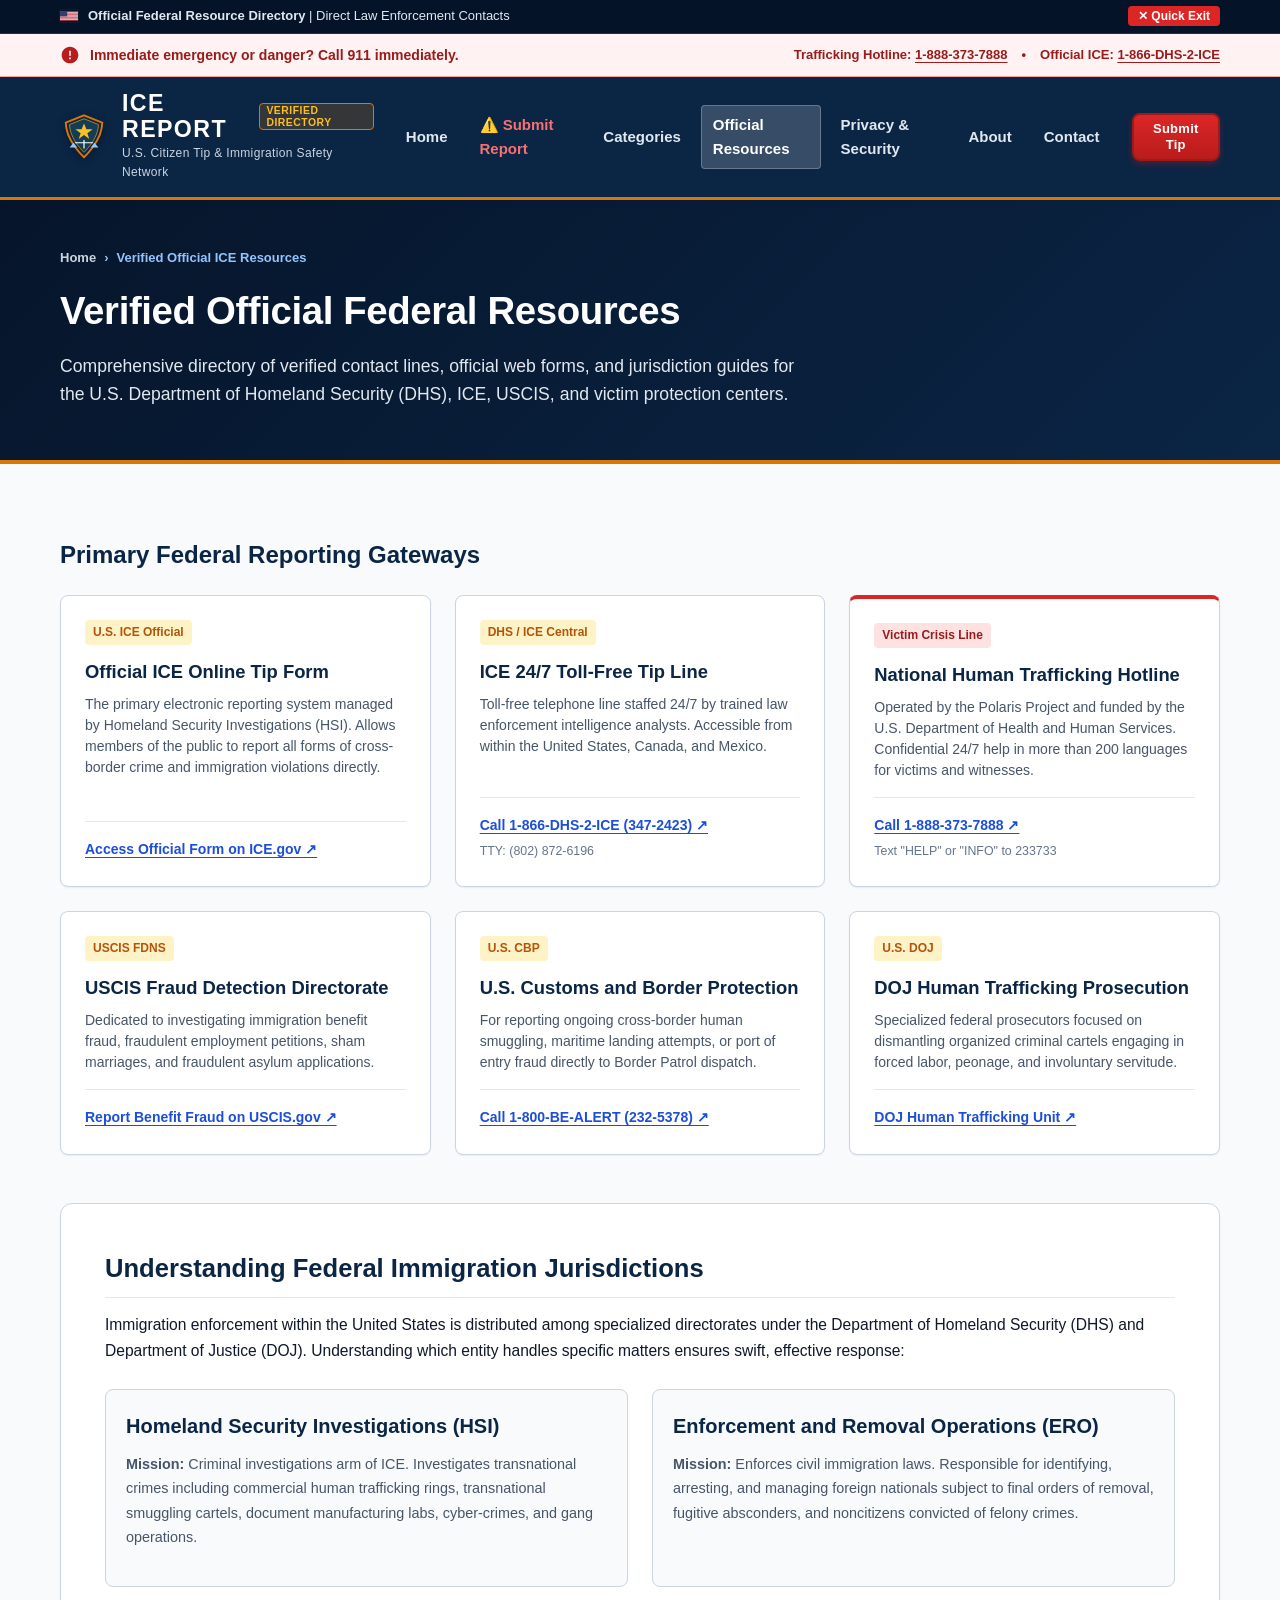
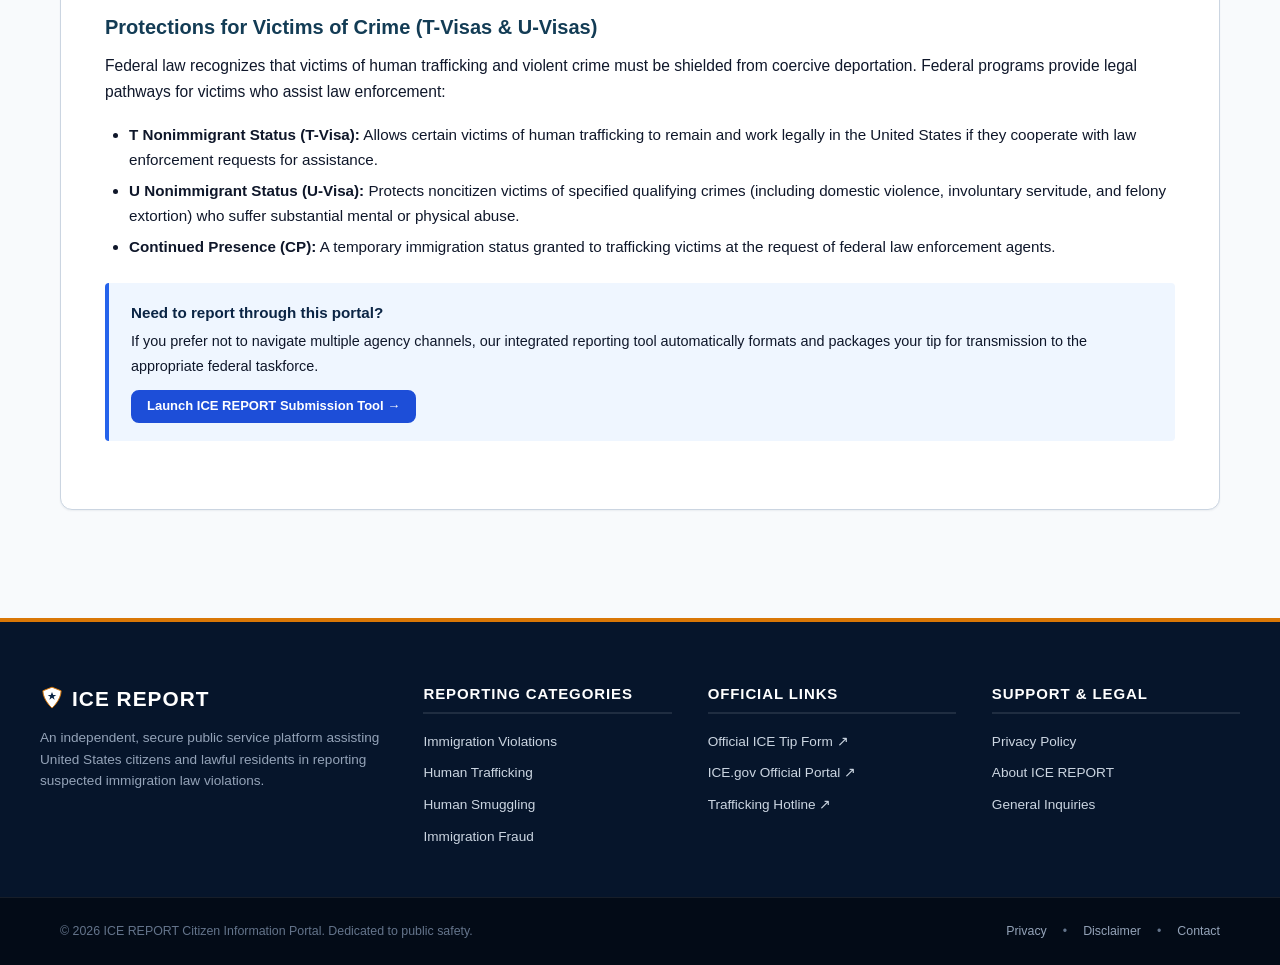
<file: New folder (4)/resources.html>
<!DOCTYPE html>
<html lang="en">
<head>
  <meta charset="UTF-8">
  <meta name="viewport" content="width=device-width, initial-scale=1.0">
  <meta name="description" content="Verified official ICE reporting resources, federal hotlines, agency jurisdictions, and crisis contacts.">
  <title>Verified Official ICE Resources | ICE REPORT</title>
  <link rel="stylesheet" href="style.css">
</head>
<body>

  <a href="#main-content" class="skip-link">Skip to main content</a>

  <!-- TOP BANNER -->
  <aside class="usa-banner" aria-label="Official Citizen Resource Banner">
    <div class="container">
      <div class="usa-banner-left">
        <svg class="usa-flag-icon" viewBox="0 0 7410 3900" aria-hidden="true">
          <rect width="7410" height="3900" fill="#B22234"/>
          <path d="M0,450H7410M0,1050H7410M0,1650H7410M0,2250H7410M0,2850H7410M0,3450H7410" stroke="#FFF" stroke-width="300"/>
          <rect width="2964" height="2100" fill="#3C3B6E"/>
        </svg>
        <span><strong>Official Federal Resource Directory</strong> | Direct Law Enforcement Contacts</span>
      </div>
      <div class="usa-banner-right">
        <button type="button" class="btn-quick-exit" title="Instantly redirect to weather.gov to protect your privacy">
          ✕ Quick Exit
        </button>
      </div>
    </div>
  </aside>

  <!-- EMERGENCY STRIP -->
  <div class="emergency-strip" role="region" aria-label="Emergency Hotlines">
    <div class="container">
      <div class="emergency-strip-content">
        <svg class="emergency-icon" viewBox="0 0 24 24" aria-hidden="true">
          <path d="M12 2C6.48 2 2 6.48 2 12s4.48 10 10 10 10-4.48 10-10S17.52 2 12 2zm1 15h-2v-2h2v2zm0-4h-2V7h2v6z"/>
        </svg>
        <span>Immediate emergency or danger? Call <strong>911</strong> immediately.</span>
      </div>
      <div class="emergency-links">
        <span>Trafficking Hotline: <a href="tel:18883737888">1-888-373-7888</a></span>
        <span>•</span>
        <span>Official ICE: <a href="tel:18663472423">1-866-DHS-2-ICE</a></span>
      </div>
    </div>
  </div>

  <!-- SITE HEADER -->
  <header class="site-header" role="banner">
    <div class="container header-container">
      <a href="index.html" class="brand-block" aria-label="ICE REPORT - Homepage">
        <svg class="brand-emblem-svg" viewBox="0 0 100 100" fill="none" aria-hidden="true">
          <path d="M50 5 L88 20 C88 58 50 92 50 92 C50 92 12 58 12 20 Z" fill="#0B2545" stroke="#D97706" stroke-width="4"/>
          <path d="M50 12 L80 24 C80 54 50 82 50 82 C50 82 20 54 20 24 Z" fill="#133C55" stroke="#F59E0B" stroke-width="1.5"/>
          <polygon points="50,22 55,34 68,34 57,42 61,54 50,46 39,54 43,42 32,34 45,34" fill="#FBBF24"/>
          <line x1="32" y1="62" x2="68" y2="62" stroke="#FFFFFF" stroke-width="2.5" stroke-linecap="round"/>
          <line x1="50" y1="56" x2="50" y2="74" stroke="#FFFFFF" stroke-width="2.5"/>
          <path d="M28 62 L36 72 L20 72 Z" fill="#93C5FD"/>
          <path d="M72 62 L80 72 L64 72 Z" fill="#93C5FD"/>
        </svg>
        <div class="brand-typography">
          <div class="brand-main-title">
            ICE REPORT <span class="badge-gov">Verified Directory</span>
          </div>
          <div class="brand-sub-title">U.S. Citizen Tip & Immigration Safety Network</div>
        </div>
      </a>

      <button class="mobile-nav-toggle" aria-expanded="false" aria-controls="primary-nav" aria-label="Toggle Navigation Menu">
        <svg viewBox="0 0 24 24"><path d="M3 18h18v-2H3v2zm0-5h18v-2H3v2zm0-7v2h18V6H3z"/></svg>
      </button>

      <nav id="primary-nav" class="main-nav" aria-label="Primary Site Navigation">
        <ul class="nav-menu">
          <li><a href="index.html" class="nav-link">Home</a></li>
          <li><a href="report.html" class="nav-link" style="color: #F87171;">⚠️ Submit Report</a></li>
          <li><a href="index.html#categories" class="nav-link">Categories</a></li>
          <li><a href="resources.html" class="nav-link active">Official Resources</a></li>
          <li><a href="privacy.html" class="nav-link">Privacy &amp; Security</a></li>
          <li><a href="about.html" class="nav-link">About</a></li>
          <li><a href="contact.html" class="nav-link">Contact</a></li>
        </ul>
      </nav>

      <div class="nav-actions">
        <a href="report.html" class="btn btn-report btn-sm">Submit Tip</a>
      </div>
    </div>
  </header>

  <!-- SUBPAGE BANNER -->
  <section class="subpage-banner" aria-labelledby="resources-title">
    <div class="container">
      <div class="subpage-breadcrumb">
        <a href="index.html">Home</a> &rsaquo; <span>Verified Official ICE Resources</span>
      </div>
      <h1 id="resources-title" class="subpage-title">Verified Official Federal Resources</h1>
      <p class="subpage-lead">
        Comprehensive directory of verified contact lines, official web forms, and jurisdiction guides for the U.S. Department of Homeland Security (DHS), ICE, USCIS, and victim protection centers.
      </p>
    </div>
  </section>

  <main id="main-content" class="section section-light">
    <div class="container">

      <!-- KEY CONTACTS GRID -->
      <div style="margin-bottom: 48px;">
        <h2 style="font-size: 1.5rem; font-weight: 800; color: #0B2545; margin-bottom: 20px;">
          Primary Federal Reporting Gateways
        </h2>
        <div class="resources-grid">
          <!-- Official ICE Webform -->
          <article class="resource-card">
            <span class="resource-agency-tag">U.S. ICE Official</span>
            <h3 class="resource-name">Official ICE Online Tip Form</h3>
            <p class="resource-desc">
              The primary electronic reporting system managed by Homeland Security Investigations (HSI). Allows members of the public to report all forms of cross-border crime and immigration violations directly.
            </p>
            <div class="resource-link-box">
              <a href="https://www.ice.gov/webform/ice-tip-form" target="_blank" rel="noopener noreferrer">
                Access Official Form on ICE.gov &nearr;
              </a>
            </div>
          </article>

          <!-- Official ICE Tip Line -->
          <article class="resource-card">
            <span class="resource-agency-tag">DHS / ICE Central</span>
            <h3 class="resource-name">ICE 24/7 Toll-Free Tip Line</h3>
            <p class="resource-desc">
              Toll-free telephone line staffed 24/7 by trained law enforcement intelligence analysts. Accessible from within the United States, Canada, and Mexico.
            </p>
            <div class="resource-link-box">
              <a href="tel:18663472423">
                Call 1-866-DHS-2-ICE (347-2423) &nearr;
              </a>
              <div style="font-size: 0.775rem; color: #64748B; margin-top: 4px;">TTY: (802) 872-6196</div>
            </div>
          </article>

          <!-- National Trafficking Hotline -->
          <article class="resource-card" style="border-top: 4px solid #DC2626;">
            <span class="resource-agency-tag" style="background: #FEE2E2; color: #991B1B;">Victim Crisis Line</span>
            <h3 class="resource-name">National Human Trafficking Hotline</h3>
            <p class="resource-desc">
              Operated by the Polaris Project and funded by the U.S. Department of Health and Human Services. Confidential 24/7 help in more than 200 languages for victims and witnesses.
            </p>
            <div class="resource-link-box">
              <a href="tel:18883737888">
                Call 1-888-373-7888 &nearr;
              </a>
              <div style="font-size: 0.775rem; color: #64748B; margin-top: 4px;">Text "HELP" or "INFO" to 233733</div>
            </div>
          </article>

          <!-- USCIS FDNS Tip Form -->
          <article class="resource-card">
            <span class="resource-agency-tag">USCIS FDNS</span>
            <h3 class="resource-name">USCIS Fraud Detection Directorate</h3>
            <p class="resource-desc">
              Dedicated to investigating immigration benefit fraud, fraudulent employment petitions, sham marriages, and fraudulent asylum applications.
            </p>
            <div class="resource-link-box">
              <a href="https://www.uscis.gov/report-fraud" target="_blank" rel="noopener noreferrer">
                Report Benefit Fraud on USCIS.gov &nearr;
              </a>
            </div>
          </article>

          <!-- CBP Border Patrol -->
          <article class="resource-card">
            <span class="resource-agency-tag">U.S. CBP</span>
            <h3 class="resource-name">U.S. Customs and Border Protection</h3>
            <p class="resource-desc">
              For reporting ongoing cross-border human smuggling, maritime landing attempts, or port of entry fraud directly to Border Patrol dispatch.
            </p>
            <div class="resource-link-box">
              <a href="tel:18002325378">
                Call 1-800-BE-ALERT (232-5378) &nearr;
              </a>
            </div>
          </article>

          <!-- DOJ Civil Rights Division -->
          <article class="resource-card">
            <span class="resource-agency-tag">U.S. DOJ</span>
            <h3 class="resource-name">DOJ Human Trafficking Prosecution</h3>
            <p class="resource-desc">
              Specialized federal prosecutors focused on dismantling organized criminal cartels engaging in forced labor, peonage, and involuntary servitude.
            </p>
            <div class="resource-link-box">
              <a href="https://www.justice.gov/crt/human-trafficking" target="_blank" rel="noopener noreferrer">
                DOJ Human Trafficking Unit &nearr;
              </a>
            </div>
          </article>
        </div>
      </div>

      <!-- JURISDICTION BREAKDOWN SECTION -->
      <article class="prose-card">
        <h2>Understanding Federal Immigration Jurisdictions</h2>
        <p>
          Immigration enforcement within the United States is distributed among specialized directorates under the Department of Homeland Security (DHS) and Department of Justice (DOJ). Understanding which entity handles specific matters ensures swift, effective response:
        </p>

        <div style="display: grid; grid-template-columns: 1fr 1fr; gap: 24px; margin: 24px 0;">
          <div style="background: #F8FAFC; border: 1px solid #CBD5E1; padding: 20px; border-radius: 8px;">
            <h3 style="margin-top: 0; color: #0B2545;">Homeland Security Investigations (HSI)</h3>
            <p style="font-size: 0.9rem; color: #475569;">
              <strong>Mission:</strong> Criminal investigations arm of ICE. Investigates transnational crimes including commercial human trafficking rings, transnational smuggling cartels, document manufacturing labs, cyber-crimes, and gang operations.
            </p>
          </div>
          <div style="background: #F8FAFC; border: 1px solid #CBD5E1; padding: 20px; border-radius: 8px;">
            <h3 style="margin-top: 0; color: #0B2545;">Enforcement and Removal Operations (ERO)</h3>
            <p style="font-size: 0.9rem; color: #475569;">
              <strong>Mission:</strong> Enforces civil immigration laws. Responsible for identifying, arresting, and managing foreign nationals subject to final orders of removal, fugitive absconders, and noncitizens convicted of felony crimes.
            </p>
          </div>
        </div>

        <h3>Protections for Victims of Crime (T-Visas &amp; U-Visas)</h3>
        <p>
          Federal law recognizes that victims of human trafficking and violent crime must be shielded from coercive deportation. Federal programs provide legal pathways for victims who assist law enforcement:
        </p>
        <ul>
          <li><strong>T Nonimmigrant Status (T-Visa):</strong> Allows certain victims of human trafficking to remain and work legally in the United States if they cooperate with law enforcement requests for assistance.</li>
          <li><strong>U Nonimmigrant Status (U-Visa):</strong> Protects noncitizen victims of specified qualifying crimes (including domestic violence, involuntary servitude, and felony extortion) who suffer substantial mental or physical abuse.</li>
          <li><strong>Continued Presence (CP):</strong> A temporary immigration status granted to trafficking victims at the request of federal law enforcement agents.</li>
        </ul>

        <div class="callout-box callout-blue">
          <div class="callout-title">Need to report through this portal?</div>
          <p style="margin: 0; font-size: 0.9rem;">
            If you prefer not to navigate multiple agency channels, our integrated reporting tool automatically formats and packages your tip for transmission to the appropriate federal taskforce.
          </p>
          <div style="margin-top: 12px;">
            <a href="report.html" class="btn btn-primary btn-sm">Launch ICE REPORT Submission Tool &rarr;</a>
          </div>
        </div>
      </article>

    </div>
  </main>

  <!-- FOOTER -->
  <footer class="site-footer" role="contentinfo">
    <div class="container footer-top">
      <div class="footer-grid">
        <div class="footer-brand">
          <h3>
            <svg width="24" height="24" viewBox="0 0 100 100" fill="none" aria-hidden="true">
              <path d="M50 5 L88 20 C88 58 50 92 50 92 C50 92 12 58 12 20 Z" fill="#FFFFFF" stroke="#D97706" stroke-width="4"/>
              <polygon points="50,25 55,37 68,37 57,45 61,57 50,49 39,57 43,45 32,37 45,37" fill="#0B2545"/>
            </svg>
            ICE REPORT
          </h3>
          <p>
            An independent, secure public service platform assisting United States citizens and lawful residents in reporting suspected immigration law violations.
          </p>
        </div>
        <div class="footer-col">
          <h4>Reporting Categories</h4>
          <ul class="footer-links">
            <li><a href="report.html?category=immigration-violation">Immigration Violations</a></li>
            <li><a href="report.html?category=human-trafficking">Human Trafficking</a></li>
            <li><a href="report.html?category=human-smuggling">Human Smuggling</a></li>
            <li><a href="report.html?category=immigration-fraud">Immigration Fraud</a></li>
          </ul>
        </div>
        <div class="footer-col">
          <h4>Official Links</h4>
          <ul class="footer-links">
            <li><a href="https://www.ice.gov/webform/ice-tip-form" target="_blank" rel="noopener noreferrer">Official ICE Tip Form &nearr;</a></li>
            <li><a href="https://www.ice.gov" target="_blank" rel="noopener noreferrer">ICE.gov Official Portal &nearr;</a></li>
            <li><a href="https://humantraffickinghotline.org" target="_blank" rel="noopener noreferrer">Trafficking Hotline &nearr;</a></li>
          </ul>
        </div>
        <div class="footer-col">
          <h4>Support &amp; Legal</h4>
          <ul class="footer-links">
            <li><a href="privacy.html">Privacy Policy</a></li>
            <li><a href="about.html">About ICE REPORT</a></li>
            <li><a href="contact.html">General Inquiries</a></li>
          </ul>
        </div>
      </div>
    </div>
    <div class="footer-bottom">
      <div class="container">
        <div>&copy; 2026 ICE REPORT Citizen Information Portal. Dedicated to public safety.</div>
        <div class="footer-legal-row">
          <a href="privacy.html">Privacy</a>
          <span>•</span>
          <a href="about.html">Disclaimer</a>
          <span>•</span>
          <a href="contact.html">Contact</a>
        </div>
      </div>
    </div>
  </footer>

  <script src="script.js"></script>
</body>
</html>
</file>
<file: New folder (4)/style.css>
/* ==========================================================================
   ICE REPORT - Official Citizen Reporting & Immigration Safety Portal
   Design System: United States Federal Navy Blue & White Theme
   Accessibility: WCAG 2.1 AA / AAA Compliant
   ========================================================================== */

:root {
  /* Primary Navy Palette */
  --navy-darkest: #06152B;   /* Deepest midnight federal navy */
  --navy-primary: #0B2545;   /* Official Federal Navy Blue */
  --navy-secondary: #133C55; /* Medium Navy / Ocean Slate */
  --navy-accent: #1D4ED8;    /* Action Cobalt Blue */
  --navy-light: #2563EB;     /* Interactive Bright Blue */
  --navy-soft: #EEF4F9;      /* Tinted Navy Light Tint */
  --navy-border: #CBD5E1;    /* Slate border */

  /* Neutral & White Palette */
  --color-white: #FFFFFF;
  --bg-page: #F8FAFC;        /* Light clean background */
  --bg-card: #FFFFFF;
  --text-dark: #0F172A;      /* High contrast dark text */
  --text-muted: #475569;     /* Secondary readable slate */
  --text-subtle: #64748B;

  /* Official Alert & Semantic Palette */
  --alert-red: #B91C1C;      /* Emergency Red (911 / Trafficking) */
  --alert-red-dark: #991B1B;
  --alert-red-bg: #FEF2F2;
  --alert-red-border: #FCA5A5;

  --badge-gold: #B45309;     /* Federal seal gold */
  --badge-gold-bg: #FEF3C7;
  --badge-gold-border: #FDE68A;

  --success-green: #065F46;
  --success-bg: #ECFDF5;
  --success-border: #A7F3D0;

  /* Typography */
  --font-sans: 'Inter', -apple-system, BlinkMacSystemFont, "Segoe UI", Roboto, "Helvetica Neue", Arial, sans-serif;
  --font-serif: "Merriweather", Georgia, "Times New Roman", serif;

  /* Elevation Shadows */
  --shadow-sm: 0 1px 2px rgba(11, 37, 69, 0.06);
  --shadow-md: 0 4px 6px -1px rgba(11, 37, 69, 0.1), 0 2px 4px -2px rgba(11, 37, 69, 0.06);
  --shadow-lg: 0 10px 15px -3px rgba(11, 37, 69, 0.12), 0 4px 6px -4px rgba(11, 37, 69, 0.08);
  --shadow-xl: 0 20px 25px -5px rgba(11, 37, 69, 0.15), 0 8px 10px -6px rgba(11, 37, 69, 0.1);

  /* Border Radius */
  --radius-sm: 4px;
  --radius-md: 8px;
  --radius-lg: 12px;
  --radius-xl: 16px;
  --radius-pill: 9999px;

  /* Layout */
  --container-max: 1200px;
  --transition: all 0.2s ease-in-out;
}

/* Base Reset & Box Sizing */
*, *::before, *::after {
  box-sizing: border-box;
  margin: 0;
  padding: 0;
}

html {
  font-size: 16px;
  scroll-behavior: smooth;
  -webkit-text-size-adjust: 100%;
}

body {
  font-family: var(--font-sans);
  background-color: var(--bg-page);
  color: var(--text-dark);
  line-height: 1.6;
  min-height: 100vh;
  display: flex;
  flex-direction: column;
}

img, svg {
  display: block;
  max-width: 100%;
}

a {
  color: var(--navy-accent);
  text-decoration: underline;
  text-underline-offset: 3px;
  transition: var(--transition);
}

a:hover {
  color: var(--navy-darkest);
}

a:focus-visible, button:focus-visible, input:focus-visible, select:focus-visible, textarea:focus-visible {
  outline: 3px solid #2563EB;
  outline-offset: 2px;
}

/* Accessibility Skip Link */
.skip-link {
  position: absolute;
  top: -60px;
  left: 20px;
  background: var(--navy-primary);
  color: #FFFFFF;
  padding: 10px 18px;
  z-index: 10000;
  font-weight: 700;
  border-radius: 0 0 var(--radius-sm) var(--radius-sm);
  text-decoration: none;
  transition: top 0.2s ease;
}

.skip-link:focus {
  top: 0;
}

/* Container */
.container {
  width: 100%;
  max-width: var(--container-max);
  margin-left: auto;
  margin-right: auto;
  padding-left: 20px;
  padding-right: 20px;
}

/* ==========================================================================
   TOP FEDERAL BANNER & EMERGENCY STRIP
   ========================================================================== */
.usa-banner {
  background-color: #051329;
  color: #E2E8F0;
  font-size: 0.8125rem;
  border-bottom: 1px solid rgba(255, 255, 255, 0.12);
  padding: 6px 0;
}

.usa-banner .container {
  display: flex;
  align-items: center;
  justify-content: space-between;
  flex-wrap: wrap;
  gap: 8px;
}

.usa-banner-left {
  display: flex;
  align-items: center;
  gap: 10px;
}

.usa-flag-icon {
  width: 18px;
  height: 12px;
  border-radius: 1px;
  box-shadow: 0 0 1px rgba(255,255,255,0.4);
}

.usa-banner-right {
  display: flex;
  align-items: center;
  gap: 16px;
}

.security-badge-pill {
  display: inline-flex;
  align-items: center;
  gap: 5px;
  background: rgba(255, 255, 255, 0.1);
  padding: 2px 8px;
  border-radius: var(--radius-pill);
  font-size: 0.75rem;
  font-weight: 600;
  letter-spacing: 0.02em;
}

.security-badge-pill svg {
  width: 12px;
  height: 12px;
  fill: #60A5FA;
}

.btn-quick-exit {
  background: #DC2626;
  color: #FFFFFF;
  border: none;
  padding: 3px 10px;
  border-radius: var(--radius-sm);
  font-size: 0.75rem;
  font-weight: 700;
  cursor: pointer;
  text-decoration: none;
  display: inline-flex;
  align-items: center;
  gap: 4px;
  transition: background 0.15s ease;
}

.btn-quick-exit:hover {
  background: #B91C1C;
  color: #FFFFFF;
}

/* Emergency Alert Bar */
.emergency-strip {
  background-color: var(--alert-red-bg);
  border-bottom: 1px solid var(--alert-red-border);
  color: var(--alert-red-dark);
  font-size: 0.875rem;
  padding: 10px 0;
}

.emergency-strip .container {
  display: flex;
  align-items: center;
  justify-content: space-between;
  gap: 16px;
  flex-wrap: wrap;
}

.emergency-strip-content {
  display: flex;
  align-items: center;
  gap: 10px;
  font-weight: 600;
}

.emergency-icon {
  width: 20px;
  height: 20px;
  flex-shrink: 0;
  fill: var(--alert-red);
}

.emergency-links {
  display: flex;
  align-items: center;
  gap: 14px;
  font-size: 0.8125rem;
  font-weight: 700;
}

.emergency-links a {
  color: var(--alert-red-dark);
  text-decoration: underline;
}

.emergency-links a:hover {
  color: #7F1D1D;
}

/* ==========================================================================
   HEADER & PRIMARY NAVIGATION
   ========================================================================== */
.site-header {
  background-color: var(--navy-primary);
  border-bottom: 3px solid #D97706; /* Federal Gold Accent Stripe */
  box-shadow: var(--shadow-md);
  position: sticky;
  top: 0;
  z-index: 1000;
}

.header-container {
  display: flex;
  align-items: center;
  justify-content: space-between;
  padding-top: 14px;
  padding-bottom: 14px;
  gap: 20px;
}

/* Brand Logo */
.brand-block {
  display: flex;
  align-items: center;
  gap: 14px;
  text-decoration: none;
  color: var(--color-white);
}

.brand-emblem-svg {
  width: 48px;
  height: 48px;
  flex-shrink: 0;
  filter: drop-shadow(0 2px 4px rgba(0,0,0,0.3));
}

.brand-typography {
  display: flex;
  flex-direction: column;
}

.brand-main-title {
  font-size: 1.45rem;
  font-weight: 800;
  letter-spacing: 0.06em;
  color: #FFFFFF;
  line-height: 1.1;
  text-transform: uppercase;
  display: flex;
  align-items: center;
  gap: 8px;
}

.brand-main-title .badge-gov {
  font-size: 0.65rem;
  font-weight: 700;
  background: rgba(217, 119, 6, 0.2);
  color: #FBBF24;
  border: 1px solid #D97706;
  padding: 1px 6px;
  border-radius: var(--radius-sm);
  letter-spacing: 0.05em;
  text-transform: uppercase;
}

.brand-sub-title {
  font-size: 0.75rem;
  color: #CBD5E1;
  letter-spacing: 0.03em;
  font-weight: 500;
  margin-top: 2px;
}

/* Navigation Links */
.nav-menu {
  display: flex;
  align-items: center;
  gap: 8px;
  list-style: none;
}

.nav-link {
  color: #E2E8F0;
  text-decoration: none;
  font-size: 0.9375rem;
  font-weight: 600;
  padding: 8px 12px;
  border-radius: var(--radius-sm);
  transition: var(--transition);
  display: inline-flex;
  align-items: center;
  gap: 6px;
}

.nav-link:hover {
  background-color: rgba(255, 255, 255, 0.1);
  color: #FFFFFF;
}

.nav-link.active {
  background-color: rgba(255, 255, 255, 0.18);
  color: #FFFFFF;
  box-shadow: inset 0 0 0 1px rgba(255, 255, 255, 0.25);
}

.nav-actions {
  display: flex;
  align-items: center;
  gap: 12px;
}

/* Mobile Toggle */
.mobile-nav-toggle {
  display: none;
  background: transparent;
  border: 1px solid rgba(255, 255, 255, 0.3);
  color: #FFFFFF;
  padding: 8px 10px;
  border-radius: var(--radius-sm);
  cursor: pointer;
}

.mobile-nav-toggle svg {
  width: 24px;
  height: 24px;
  fill: currentColor;
}

/* ==========================================================================
   BUTTONS & CONTROLS
   ========================================================================== */
.btn {
  display: inline-flex;
  align-items: center;
  justify-content: center;
  gap: 8px;
  font-family: var(--font-sans);
  font-size: 0.9375rem;
  font-weight: 700;
  padding: 10px 20px;
  border-radius: var(--radius-md);
  text-decoration: none;
  cursor: pointer;
  border: 2px solid transparent;
  transition: var(--transition);
  text-align: center;
  line-height: 1.25;
}

.btn-sm {
  padding: 6px 14px;
  font-size: 0.8125rem;
}

.btn-lg {
  padding: 14px 28px;
  font-size: 1.0625rem;
}

/* Prominent Report Button */
.btn-report {
  background: linear-gradient(180deg, #DC2626 0%, #B91C1C 100%);
  color: #FFFFFF;
  border-color: #991B1B;
  box-shadow: 0 3px 6px rgba(185, 28, 28, 0.35);
  letter-spacing: 0.02em;
}

.btn-report:hover {
  background: linear-gradient(180deg, #EF4444 0%, #DC2626 100%);
  color: #FFFFFF;
  box-shadow: 0 4px 10px rgba(185, 28, 28, 0.45);
  transform: translateY(-1px);
}

.btn-primary {
  background-color: var(--navy-accent);
  color: #FFFFFF;
  border-color: var(--navy-accent);
}

.btn-primary:hover {
  background-color: #1E40AF;
  border-color: #1E40AF;
  color: #FFFFFF;
}

.btn-secondary {
  background-color: #FFFFFF;
  color: var(--navy-primary);
  border-color: #CBD5E1;
}

.btn-secondary:hover {
  background-color: #F1F5F9;
  border-color: var(--navy-secondary);
  color: var(--navy-primary);
}

.btn-outline-white {
  background: transparent;
  color: #FFFFFF;
  border-color: rgba(255, 255, 255, 0.7);
}

.btn-outline-white:hover {
  background: rgba(255, 255, 255, 0.15);
  border-color: #FFFFFF;
  color: #FFFFFF;
}

.btn-accent {
  background: #D97706;
  color: #FFFFFF;
  border-color: #B45309;
}

.btn-accent:hover {
  background: #B45309;
  color: #FFFFFF;
}

/* ==========================================================================
   HERO SECTION
   ========================================================================== */
.hero-section {
  background: linear-gradient(135deg, #06152B 0%, #0B2545 60%, #133C55 100%);
  color: #FFFFFF;
  padding: 64px 0 72px;
  position: relative;
  overflow: hidden;
  border-bottom: 1px solid rgba(255, 255, 255, 0.1);
}

.hero-section::before {
  content: "";
  position: absolute;
  top: 0;
  right: 0;
  bottom: 0;
  left: 0;
  background-image: radial-gradient(circle at 80% 20%, rgba(29, 78, 216, 0.18) 0%, transparent 50%),
                    radial-gradient(circle at 10% 80%, rgba(217, 119, 6, 0.12) 0%, transparent 40%);
  pointer-events: none;
}

.hero-grid {
  display: grid;
  grid-template-columns: 1.25fr 0.95fr;
  gap: 40px;
  align-items: center;
  position: relative;
  z-index: 1;
}

.hero-badge-tag {
  display: inline-flex;
  align-items: center;
  gap: 8px;
  background: rgba(255, 255, 255, 0.12);
  border: 1px solid rgba(255, 255, 255, 0.22);
  padding: 5px 14px;
  border-radius: var(--radius-pill);
  font-size: 0.8125rem;
  font-weight: 700;
  color: #93C5FD;
  letter-spacing: 0.04em;
  text-transform: uppercase;
  margin-bottom: 18px;
}

.hero-badge-tag svg {
  width: 14px;
  height: 14px;
  fill: #F59E0B;
}

.hero-headline {
  font-size: 2.85rem;
  font-weight: 800;
  line-height: 1.15;
  letter-spacing: -0.02em;
  color: #FFFFFF;
  margin-bottom: 18px;
}

.hero-headline span.highlight {
  color: #93C5FD;
}

.hero-intro {
  font-size: 1.15rem;
  line-height: 1.6;
  color: #E2E8F0;
  margin-bottom: 28px;
  max-width: 620px;
}

.hero-cta-group {
  display: flex;
  align-items: center;
  gap: 16px;
  flex-wrap: wrap;
  margin-bottom: 32px;
}

.hero-assurances {
  display: grid;
  grid-template-columns: repeat(auto-fit, minmax(180px, 1fr));
  gap: 16px;
  padding-top: 20px;
  border-top: 1px solid rgba(255, 255, 255, 0.15);
}

.assurance-item {
  display: flex;
  align-items: center;
  gap: 10px;
  font-size: 0.85rem;
  color: #CBD5E1;
  font-weight: 500;
}

.assurance-icon {
  width: 20px;
  height: 20px;
  fill: #60A5FA;
  flex-shrink: 0;
}

/* Hero Right Side: Fast Action Card */
.hero-action-card {
  background: rgba(255, 255, 255, 0.98);
  color: var(--text-dark);
  border-radius: var(--radius-lg);
  padding: 30px;
  box-shadow: 0 20px 30px rgba(0, 0, 0, 0.25);
  border-top: 6px solid #DC2626;
}

.action-card-header {
  margin-bottom: 20px;
}

.action-card-header h2 {
  font-size: 1.35rem;
  font-weight: 800;
  color: var(--navy-primary);
  margin-bottom: 6px;
}

.action-card-header p {
  font-size: 0.875rem;
  color: var(--text-muted);
}

.action-card-features {
  list-style: none;
  margin-bottom: 24px;
}

.action-card-features li {
  display: flex;
  align-items: flex-start;
  gap: 10px;
  font-size: 0.9rem;
  color: var(--text-dark);
  padding: 8px 0;
  border-bottom: 1px solid #E2E8F0;
}

.action-card-features li:last-child {
  border-bottom: none;
}

.check-green {
  color: #059669;
  font-weight: bold;
  font-size: 1.1rem;
  line-height: 1;
}

.action-card-footer {
  display: flex;
  flex-direction: column;
  gap: 10px;
}

.action-card-phone {
  background: #F1F5F9;
  padding: 12px 16px;
  border-radius: var(--radius-md);
  display: flex;
  align-items: center;
  justify-content: space-between;
  text-decoration: none;
  border: 1px solid #CBD5E1;
}

.phone-label {
  font-size: 0.75rem;
  font-weight: 700;
  color: var(--text-muted);
  text-transform: uppercase;
}

.phone-number {
  font-size: 1rem;
  font-weight: 800;
  color: var(--navy-primary);
}

/* ==========================================================================
   OFFICIAL WARNING BANNER / STATUTE 18 U.S.C. 1001
   ========================================================================== */
.statute-banner {
  background-color: var(--badge-gold-bg);
  border: 1px solid var(--badge-gold-border);
  border-left: 5px solid var(--badge-gold);
  border-radius: var(--radius-sm);
  padding: 16px 20px;
  margin: 32px 0 0;
  display: flex;
  align-items: flex-start;
  gap: 16px;
}

.statute-icon {
  width: 24px;
  height: 24px;
  fill: var(--badge-gold);
  flex-shrink: 0;
  margin-top: 2px;
}

.statute-text h4 {
  font-size: 0.9375rem;
  font-weight: 800;
  color: #78350F;
  margin-bottom: 4px;
}

.statute-text p {
  font-size: 0.8125rem;
  color: #92400E;
  line-height: 1.5;
}

/* ==========================================================================
   SECTION HEADINGS & LAYOUT
   ========================================================================== */
.section {
  padding: 72px 0;
}

.section-light {
  background-color: #F8FAFC;
}

.section-white {
  background-color: #FFFFFF;
}

.section-navy {
  background-color: var(--navy-primary);
  color: #FFFFFF;
}

.section-header {
  text-align: center;
  max-width: 780px;
  margin: 0 auto 52px;
}

.section-eyebrow {
  display: inline-block;
  font-size: 0.8125rem;
  font-weight: 800;
  text-transform: uppercase;
  letter-spacing: 0.08em;
  color: var(--navy-accent);
  margin-bottom: 10px;
}

.section-navy .section-eyebrow {
  color: #93C5FD;
}

.section-title {
  font-size: 2.25rem;
  font-weight: 800;
  color: var(--navy-primary);
  line-height: 1.2;
  letter-spacing: -0.01em;
  margin-bottom: 14px;
}

.section-navy .section-title {
  color: #FFFFFF;
}

.section-desc {
  font-size: 1.0625rem;
  color: var(--text-muted);
  line-height: 1.6;
}

.section-navy .section-desc {
  color: #CBD5E1;
}

/* ==========================================================================
   REPORTING CATEGORIES GRID
   ========================================================================== */
.categories-grid {
  display: grid;
  grid-template-columns: repeat(2, 1fr);
  gap: 28px;
}

.category-card {
  background-color: var(--bg-card);
  border: 1px solid var(--navy-border);
  border-radius: var(--radius-lg);
  padding: 32px;
  box-shadow: var(--shadow-sm);
  transition: var(--transition);
  display: flex;
  flex-direction: column;
  position: relative;
  overflow: hidden;
}

.category-card::before {
  content: "";
  position: absolute;
  top: 0;
  left: 0;
  right: 0;
  height: 4px;
  background-color: var(--navy-accent);
  transition: var(--transition);
}

.category-card:hover {
  transform: translateY(-4px);
  box-shadow: var(--shadow-lg);
  border-color: #94A3B8;
}

.category-card:hover::before {
  height: 6px;
  background-color: #DC2626;
}

.category-header {
  display: flex;
  align-items: center;
  gap: 16px;
  margin-bottom: 18px;
}

.category-icon-box {
  width: 56px;
  height: 56px;
  border-radius: var(--radius-md);
  background-color: var(--navy-soft);
  color: var(--navy-primary);
  display: flex;
  align-items: center;
  justify-content: center;
  flex-shrink: 0;
  border: 1px solid #CBD5E1;
}

.category-icon-box svg {
  width: 28px;
  height: 28px;
  fill: currentColor;
}

.category-card:hover .category-icon-box {
  background-color: var(--navy-primary);
  color: #FFFFFF;
}

.category-title {
  font-size: 1.35rem;
  font-weight: 800;
  color: var(--navy-primary);
}

.category-description {
  font-size: 0.95rem;
  color: var(--text-muted);
  line-height: 1.6;
  margin-bottom: 20px;
}

.category-indicators {
  background: #F8FAFC;
  border: 1px solid #E2E8F0;
  border-radius: var(--radius-md);
  padding: 16px;
  margin-bottom: 24px;
  margin-top: auto;
}

.indicators-label {
  font-size: 0.75rem;
  font-weight: 800;
  color: var(--text-dark);
  text-transform: uppercase;
  letter-spacing: 0.05em;
  margin-bottom: 8px;
  display: block;
}

.indicators-list {
  list-style: none;
}

.indicators-list li {
  font-size: 0.825rem;
  color: var(--text-muted);
  position: relative;
  padding-left: 14px;
  margin-bottom: 5px;
  line-height: 1.45;
}

.indicators-list li:last-child {
  margin-bottom: 0;
}

.indicators-list li::before {
  content: "•";
  position: absolute;
  left: 0;
  color: var(--navy-accent);
  font-weight: bold;
}

.category-card-action {
  display: flex;
  align-items: center;
  justify-content: space-between;
  gap: 12px;
}

/* ==========================================================================
   THREE-STEP GUIDE: HOW REPORTING WORKS
   ========================================================================== */
.steps-container {
  display: grid;
  grid-template-columns: repeat(3, 1fr);
  gap: 32px;
  position: relative;
}

.step-card {
  background: #FFFFFF;
  border: 1px solid var(--navy-border);
  border-radius: var(--radius-lg);
  padding: 36px 28px;
  box-shadow: var(--shadow-sm);
  position: relative;
  display: flex;
  flex-direction: column;
}

.step-number-badge {
  width: 44px;
  height: 44px;
  background: var(--navy-primary);
  color: #FFFFFF;
  border-radius: 50%;
  font-size: 1.25rem;
  font-weight: 800;
  display: flex;
  align-items: center;
  justify-content: center;
  margin-bottom: 22px;
  box-shadow: 0 4px 8px rgba(11, 37, 69, 0.2);
  border: 3px solid #EEF4F9;
}

.step-title {
  font-size: 1.25rem;
  font-weight: 800;
  color: var(--navy-primary);
  margin-bottom: 12px;
}

.step-description {
  font-size: 0.9375rem;
  color: var(--text-muted);
  line-height: 1.6;
  margin-bottom: 20px;
}

.step-details-list {
  list-style: none;
  margin-top: auto;
  border-top: 1px solid #E2E8F0;
  padding-top: 16px;
}

.step-details-list li {
  font-size: 0.8125rem;
  color: var(--navy-secondary);
  display: flex;
  align-items: center;
  gap: 8px;
  margin-bottom: 6px;
  font-weight: 600;
}

.step-details-list li svg {
  width: 14px;
  height: 14px;
  fill: #059669;
  flex-shrink: 0;
}

/* ==========================================================================
   OFFICIAL VERIFIED RESOURCES SECTION
   ========================================================================== */
.resources-grid {
  display: grid;
  grid-template-columns: repeat(3, 1fr);
  gap: 24px;
}

.resource-card {
  background: #FFFFFF;
  border: 1px solid #CBD5E1;
  border-radius: var(--radius-md);
  padding: 24px;
  box-shadow: var(--shadow-sm);
  display: flex;
  flex-direction: column;
  transition: var(--transition);
}

.resource-card:hover {
  border-color: var(--navy-primary);
  box-shadow: var(--shadow-md);
}

.resource-agency-tag {
  font-size: 0.75rem;
  font-weight: 800;
  color: #B45309;
  background: #FEF3C7;
  padding: 3px 8px;
  border-radius: var(--radius-sm);
  display: inline-block;
  margin-bottom: 12px;
  align-self: flex-start;
}

.resource-name {
  font-size: 1.15rem;
  font-weight: 800;
  color: var(--navy-primary);
  margin-bottom: 8px;
}

.resource-desc {
  font-size: 0.875rem;
  color: var(--text-muted);
  margin-bottom: 16px;
  line-height: 1.5;
}

.resource-link-box {
  margin-top: auto;
  padding-top: 14px;
  border-top: 1px solid #E2E8F0;
}

.resource-link-box a {
  font-weight: 700;
  font-size: 0.875rem;
  display: inline-flex;
  align-items: center;
  gap: 6px;
}

/* ==========================================================================
   INTERACTIVE REPORTING FORM (WIZARD & VALIDATION)
   ========================================================================== */
.report-form-container {
  background: #FFFFFF;
  border: 1px solid var(--navy-border);
  border-radius: var(--radius-lg);
  box-shadow: var(--shadow-lg);
  overflow: hidden;
  max-width: 860px;
  margin: 0 auto;
}

.form-wizard-header {
  background-color: var(--navy-primary);
  color: #FFFFFF;
  padding: 24px 32px;
}

.form-wizard-title {
  font-size: 1.5rem;
  font-weight: 800;
  margin-bottom: 6px;
}

.form-wizard-sub {
  font-size: 0.875rem;
  color: #CBD5E1;
}

/* Step Bar Progress */
.wizard-progress-bar {
  display: flex;
  background-color: #06152B;
  padding: 14px 32px;
  border-bottom: 1px solid rgba(255, 255, 255, 0.1);
  overflow-x: auto;
}

.wizard-step-node {
  display: flex;
  align-items: center;
  gap: 8px;
  color: #64748B;
  font-size: 0.8125rem;
  font-weight: 700;
  flex: 1;
  position: relative;
  white-space: nowrap;
}

.wizard-step-node.active {
  color: #FFFFFF;
}

.wizard-step-node.completed {
  color: #60A5FA;
}

.step-node-number {
  width: 26px;
  height: 26px;
  border-radius: 50%;
  background: #1E293B;
  display: flex;
  align-items: center;
  justify-content: center;
  font-size: 0.75rem;
  font-weight: 800;
  color: #94A3B8;
}

.wizard-step-node.active .step-node-number {
  background: #2563EB;
  color: #FFFFFF;
}

.wizard-step-node.completed .step-node-number {
  background: #059669;
  color: #FFFFFF;
}

/* Form Body */
.wizard-body {
  padding: 36px 32px;
}

.form-step-content {
  display: none;
}

.form-step-content.active {
  display: block;
  animation: fadeIn 0.25s ease-in;
}

@keyframes fadeIn {
  from { opacity: 0; transform: translateY(6px); }
  to { opacity: 1; transform: translateY(0); }
}

.form-group {
  margin-bottom: 22px;
}

.form-row {
  display: grid;
  grid-template-columns: repeat(2, 1fr);
  gap: 20px;
}

.form-row-3 {
  display: grid;
  grid-template-columns: repeat(3, 1fr);
  gap: 16px;
}

.form-label {
  display: block;
  font-size: 0.875rem;
  font-weight: 700;
  color: var(--navy-primary);
  margin-bottom: 6px;
}

.form-label .required {
  color: #DC2626;
  margin-left: 2px;
}

.form-label-hint {
  font-size: 0.775rem;
  color: var(--text-subtle);
  font-weight: 400;
  display: block;
  margin-top: 2px;
}

.form-control {
  width: 100%;
  padding: 10px 14px;
  font-size: 0.9375rem;
  font-family: inherit;
  border: 1px solid #CBD5E1;
  border-radius: var(--radius-md);
  background-color: #FFFFFF;
  color: var(--text-dark);
  transition: var(--transition);
}

.form-control:focus {
  border-color: #2563EB;
  box-shadow: 0 0 0 3px rgba(37, 99, 235, 0.15);
  outline: none;
}

textarea.form-control {
  resize: vertical;
  min-height: 110px;
}

/* Category Selection Buttons within the Form */
.category-radio-group {
  display: grid;
  grid-template-columns: repeat(2, 1fr);
  gap: 14px;
  margin-top: 8px;
}

.category-radio-card {
  position: relative;
  border: 2px solid #E2E8F0;
  border-radius: var(--radius-md);
  padding: 16px;
  cursor: pointer;
  transition: var(--transition);
  background: #FFFFFF;
  display: flex;
  align-items: flex-start;
  gap: 12px;
}

.category-radio-card:hover {
  border-color: #94A3B8;
  background: #F8FAFC;
}

.category-radio-card input[type="radio"] {
  margin-top: 3px;
  accent-color: var(--navy-primary);
}

.category-radio-card.selected {
  border-color: var(--navy-primary);
  background-color: #F0F7FF;
}

.category-radio-label {
  font-size: 0.9375rem;
  font-weight: 700;
  color: var(--navy-primary);
  display: block;
}

.category-radio-desc {
  font-size: 0.775rem;
  color: var(--text-muted);
  margin-top: 2px;
  display: block;
}

/* Anonymity Switch */
.anonymity-toggle-box {
  background: #F1F5F9;
  border: 1px solid #CBD5E1;
  border-radius: var(--radius-md);
  padding: 20px;
  margin-bottom: 24px;
}

.anonymity-toggle-header {
  display: flex;
  align-items: center;
  justify-content: space-between;
  margin-bottom: 12px;
}

.anonymity-toggle-label {
  font-weight: 800;
  font-size: 1rem;
  color: var(--navy-primary);
  display: flex;
  align-items: center;
  gap: 8px;
}

.switch {
  position: relative;
  display: inline-block;
  width: 52px;
  height: 28px;
}

.switch input {
  opacity: 0;
  width: 0;
  height: 0;
}

.slider {
  position: absolute;
  cursor: pointer;
  top: 0;
  left: 0;
  right: 0;
  bottom: 0;
  background-color: #CBD5E1;
  transition: .3s;
  border-radius: 34px;
}

.slider:before {
  position: absolute;
  content: "";
  height: 20px;
  width: 20px;
  left: 4px;
  bottom: 4px;
  background-color: white;
  transition: .3s;
  border-radius: 50%;
}

input:checked + .slider {
  background-color: #059669;
}

input:checked + .slider:before {
  transform: translateX(24px);
}

/* File Upload Drop Area */
.file-dropzone {
  border: 2px dashed #94A3B8;
  border-radius: var(--radius-md);
  padding: 28px;
  text-align: center;
  background-color: #F8FAFC;
  cursor: pointer;
  transition: var(--transition);
}

.file-dropzone:hover, .file-dropzone.dragover {
  border-color: #2563EB;
  background-color: #EFF6FF;
}

.file-dropzone svg {
  width: 40px;
  height: 40px;
  fill: #64748B;
  margin: 0 auto 10px;
}

.file-list {
  margin-top: 12px;
  list-style: none;
}

.file-list-item {
  display: flex;
  align-items: center;
  justify-content: space-between;
  background: #F1F5F9;
  padding: 6px 12px;
  border-radius: var(--radius-sm);
  font-size: 0.8125rem;
  margin-bottom: 6px;
}

.file-remove-btn {
  background: none;
  border: none;
  color: #DC2626;
  font-weight: bold;
  cursor: pointer;
}

/* Wizard Action Footer */
.wizard-footer {
  display: flex;
  align-items: center;
  justify-content: space-between;
  padding-top: 24px;
  border-top: 1px solid #E2E8F0;
  margin-top: 10px;
}

/* Submission Result Modal / Box */
.confirmation-box {
  background: #FFFFFF;
  border: 2px solid #059669;
  border-radius: var(--radius-lg);
  padding: 36px 32px;
  text-align: center;
}

.confirmation-badge-icon {
  width: 64px;
  height: 64px;
  background-color: #D1FAE5;
  color: #059669;
  border-radius: 50%;
  display: flex;
  align-items: center;
  justify-content: center;
  margin: 0 auto 20px;
}

.confirmation-badge-icon svg {
  width: 36px;
  height: 36px;
  fill: currentColor;
}

.reference-id-card {
  background: #F8FAFC;
  border: 1px dashed #CBD5E1;
  border-radius: var(--radius-md);
  padding: 16px;
  margin: 24px 0;
  display: inline-block;
  min-width: 300px;
}

.reference-id-number {
  font-size: 1.5rem;
  font-weight: 800;
  font-family: monospace;
  color: var(--navy-primary);
  letter-spacing: 0.08em;
  margin-top: 4px;
}

/* ==========================================================================
   CONTACT FORM & GENERAL INQUIRIES
   ========================================================================== */
.contact-layout-grid {
  display: grid;
  grid-template-columns: 1.2fr 0.8fr;
  gap: 40px;
}

.contact-card-box {
  background: #FFFFFF;
  border: 1px solid var(--navy-border);
  border-radius: var(--radius-lg);
  padding: 36px;
  box-shadow: var(--shadow-md);
}

.contact-sidebar-card {
  background: #FFFFFF;
  border: 1px solid var(--navy-border);
  border-radius: var(--radius-lg);
  padding: 30px;
  box-shadow: var(--shadow-sm);
  margin-bottom: 24px;
}

.contact-sidebar-card h3 {
  font-size: 1.15rem;
  font-weight: 800;
  color: var(--navy-primary);
  margin-bottom: 12px;
  display: flex;
  align-items: center;
  gap: 8px;
}

.contact-method-item {
  display: flex;
  align-items: flex-start;
  gap: 12px;
  margin-bottom: 18px;
  font-size: 0.9rem;
}

.contact-method-item svg {
  width: 20px;
  height: 20px;
  fill: var(--navy-accent);
  flex-shrink: 0;
  margin-top: 2px;
}

/* FAQ Accordion */
.faq-accordion {
  margin-top: 24px;
}

.faq-item {
  border: 1px solid #CBD5E1;
  border-radius: var(--radius-md);
  margin-bottom: 12px;
  background: #FFFFFF;
  overflow: hidden;
}

.faq-question {
  width: 100%;
  text-align: left;
  background: none;
  border: none;
  padding: 16px 20px;
  font-size: 1rem;
  font-weight: 700;
  color: var(--navy-primary);
  display: flex;
  align-items: center;
  justify-content: space-between;
  cursor: pointer;
  gap: 12px;
}

.faq-question:hover {
  background: #F8FAFC;
}

.faq-arrow {
  width: 18px;
  height: 18px;
  fill: var(--navy-primary);
  transition: transform 0.2s ease;
  flex-shrink: 0;
}

.faq-item.open .faq-arrow {
  transform: rotate(180deg);
}

.faq-answer {
  display: none;
  padding: 0 20px 20px;
  font-size: 0.9rem;
  color: var(--text-muted);
  line-height: 1.6;
  border-top: 1px solid #F1F5F9;
}

.faq-item.open .faq-answer {
  display: block;
}

/* ==========================================================================
   PAGE HEADER BANNER (FOR SUBPAGES: ABOUT, PRIVACY, RESOURCES, CONTACT)
   ========================================================================== */
.subpage-banner {
  background: linear-gradient(135deg, #06152B 0%, #0B2545 100%);
  color: #FFFFFF;
  padding: 48px 0 52px;
  border-bottom: 4px solid #D97706;
}

.subpage-breadcrumb {
  display: flex;
  align-items: center;
  gap: 8px;
  font-size: 0.8125rem;
  color: #93C5FD;
  margin-bottom: 12px;
  font-weight: 600;
}

.subpage-breadcrumb a {
  color: #CBD5E1;
  text-decoration: none;
}

.subpage-breadcrumb a:hover {
  color: #FFFFFF;
  text-decoration: underline;
}

.subpage-title {
  font-size: 2.4rem;
  font-weight: 800;
  color: #FFFFFF;
  letter-spacing: -0.01em;
  margin-bottom: 10px;
}

.subpage-lead {
  font-size: 1.1rem;
  color: #E2E8F0;
  max-width: 760px;
}

/* Content Article Card (About / Privacy / Terms) */
.prose-card {
  background: #FFFFFF;
  border: 1px solid var(--navy-border);
  border-radius: var(--radius-lg);
  padding: 44px;
  box-shadow: var(--shadow-sm);
  margin-bottom: 36px;
}

.prose-card h2 {
  font-size: 1.6rem;
  font-weight: 800;
  color: var(--navy-primary);
  margin-top: 32px;
  margin-bottom: 14px;
  padding-bottom: 8px;
  border-bottom: 1px solid #E2E8F0;
}

.prose-card h2:first-of-type {
  margin-top: 0;
}

.prose-card h3 {
  font-size: 1.25rem;
  font-weight: 700;
  color: var(--navy-secondary);
  margin-top: 24px;
  margin-bottom: 10px;
}

.prose-card p {
  font-size: 0.975rem;
  line-height: 1.7;
  color: var(--text-dark);
  margin-bottom: 16px;
}

.prose-card ul, .prose-card ol {
  margin-left: 24px;
  margin-bottom: 18px;
}

.prose-card li {
  font-size: 0.95rem;
  line-height: 1.65;
  color: var(--text-dark);
  margin-bottom: 6px;
}

/* Callout Box within Prose */
.callout-box {
  background-color: #F0FDF4;
  border-left: 4px solid #059669;
  padding: 18px 22px;
  border-radius: var(--radius-sm);
  margin: 24px 0;
}

.callout-box.callout-blue {
  background-color: #EFF6FF;
  border-left-color: #2563EB;
}

.callout-box.callout-alert {
  background-color: #FEF2F2;
  border-left-color: #DC2626;
}

.callout-title {
  font-size: 0.95rem;
  font-weight: 800;
  color: var(--navy-primary);
  margin-bottom: 4px;
}

/* ==========================================================================
   FOOTER (PROFESSIONAL GOVERNMENT STYLE)
   ========================================================================== */
.site-footer {
  background-color: var(--navy-darkest);
  color: #CBD5E1;
  font-size: 0.875rem;
  margin-top: auto;
  border-top: 4px solid #D97706;
}

.footer-top {
  padding: 60px 0 40px;
}

.footer-grid {
  display: grid;
  grid-template-columns: 1.4fr 1fr 1fr 1fr;
  gap: 36px;
}

.footer-brand h3 {
  color: #FFFFFF;
  font-size: 1.3rem;
  font-weight: 800;
  letter-spacing: 0.05em;
  margin-bottom: 12px;
  display: flex;
  align-items: center;
  gap: 8px;
}

.footer-brand p {
  font-size: 0.85rem;
  line-height: 1.6;
  color: #94A3B8;
  margin-bottom: 18px;
}

.footer-col h4 {
  color: #FFFFFF;
  font-size: 0.9375rem;
  font-weight: 800;
  text-transform: uppercase;
  letter-spacing: 0.06em;
  margin-bottom: 16px;
  border-bottom: 2px solid rgba(255, 255, 255, 0.1);
  padding-bottom: 6px;
}

.footer-links {
  list-style: none;
}

.footer-links li {
  margin-bottom: 9px;
}

.footer-links a {
  color: #CBD5E1;
  text-decoration: none;
  font-size: 0.85rem;
  transition: color 0.15s ease;
}

.footer-links a:hover {
  color: #60A5FA;
  text-decoration: underline;
}

.footer-bottom {
  background-color: #030B17;
  padding: 24px 0;
  border-top: 1px solid rgba(255, 255, 255, 0.08);
  font-size: 0.775rem;
  color: #64748B;
}

.footer-bottom .container {
  display: flex;
  align-items: center;
  justify-content: space-between;
  flex-wrap: wrap;
  gap: 12px;
}

.footer-legal-row {
  display: flex;
  align-items: center;
  gap: 16px;
  flex-wrap: wrap;
}

.footer-legal-row a {
  color: #94A3B8;
  text-decoration: none;
}

.footer-legal-row a:hover {
  color: #FFFFFF;
  text-decoration: underline;
}

/* ==========================================================================
   ACCESSIBILITY & UTILITY CLASSES
   ========================================================================== */
.sr-only {
  position: absolute;
  width: 1px;
  height: 1px;
  padding: 0;
  margin: -1px;
  overflow: hidden;
  clip: rect(0, 0, 0, 0);
  white-space: nowrap;
  border-width: 0;
}

.text-center { text-align: center; }
.text-danger { color: #DC2626; }
.text-success { color: #059669; }
.font-bold { font-weight: 700; }

/* Toast Notifications */
.toast-notice {
  position: fixed;
  bottom: 24px;
  right: 24px;
  background-color: #0B2545;
  color: #FFFFFF;
  padding: 14px 20px;
  border-radius: var(--radius-md);
  box-shadow: var(--shadow-xl);
  border-left: 5px solid #2563EB;
  z-index: 9999;
  display: none;
  animation: slideUp 0.3s ease;
}

@keyframes slideUp {
  from { transform: translateY(20px); opacity: 0; }
  to { transform: translateY(0); opacity: 1; }
}

/* ==========================================================================
   RESPONSIVE DESIGN (TABLETS & MOBILE)
   ========================================================================== */
@media (max-width: 1024px) {
  .hero-headline {
    font-size: 2.35rem;
  }
  .hero-grid {
    grid-template-columns: 1fr;
    gap: 36px;
  }
  .categories-grid {
    grid-template-columns: 1fr;
  }
  .steps-container {
    grid-template-columns: 1fr;
  }
  .resources-grid {
    grid-template-columns: repeat(2, 1fr);
  }
  .footer-grid {
    grid-template-columns: repeat(2, 1fr);
  }
}

@media (max-width: 768px) {
  .site-header {
    position: relative;
  }
  
  .mobile-nav-toggle {
    display: block;
  }

  .nav-menu {
    display: none;
    flex-direction: column;
    position: absolute;
    top: 100%;
    left: 0;
    right: 0;
    background-color: var(--navy-primary);
    padding: 16px 20px;
    border-bottom: 2px solid #D97706;
    box-shadow: var(--shadow-lg);
  }

  .nav-menu.open {
    display: flex;
  }

  .nav-link {
    width: 100%;
    padding: 12px;
  }

  .nav-actions {
    display: none;
  }

  .hero-section {
    padding: 44px 0 52px;
  }

  .hero-headline {
    font-size: 1.95rem;
  }

  .hero-intro {
    font-size: 1rem;
  }

  .form-row, .form-row-3, .category-radio-group {
    grid-template-columns: 1fr;
  }

  .resources-grid {
    grid-template-columns: 1fr;
  }

  .contact-layout-grid {
    grid-template-columns: 1fr;
  }

  .footer-grid {
    grid-template-columns: 1fr;
  }

  .wizard-progress-bar {
    padding: 12px 16px;
  }
  
  .wizard-body {
    padding: 24px 18px;
  }
  
  .prose-card {
    padding: 24px 18px;
  }

  .subpage-title {
    font-size: 1.85rem;
  }
}
</file>
